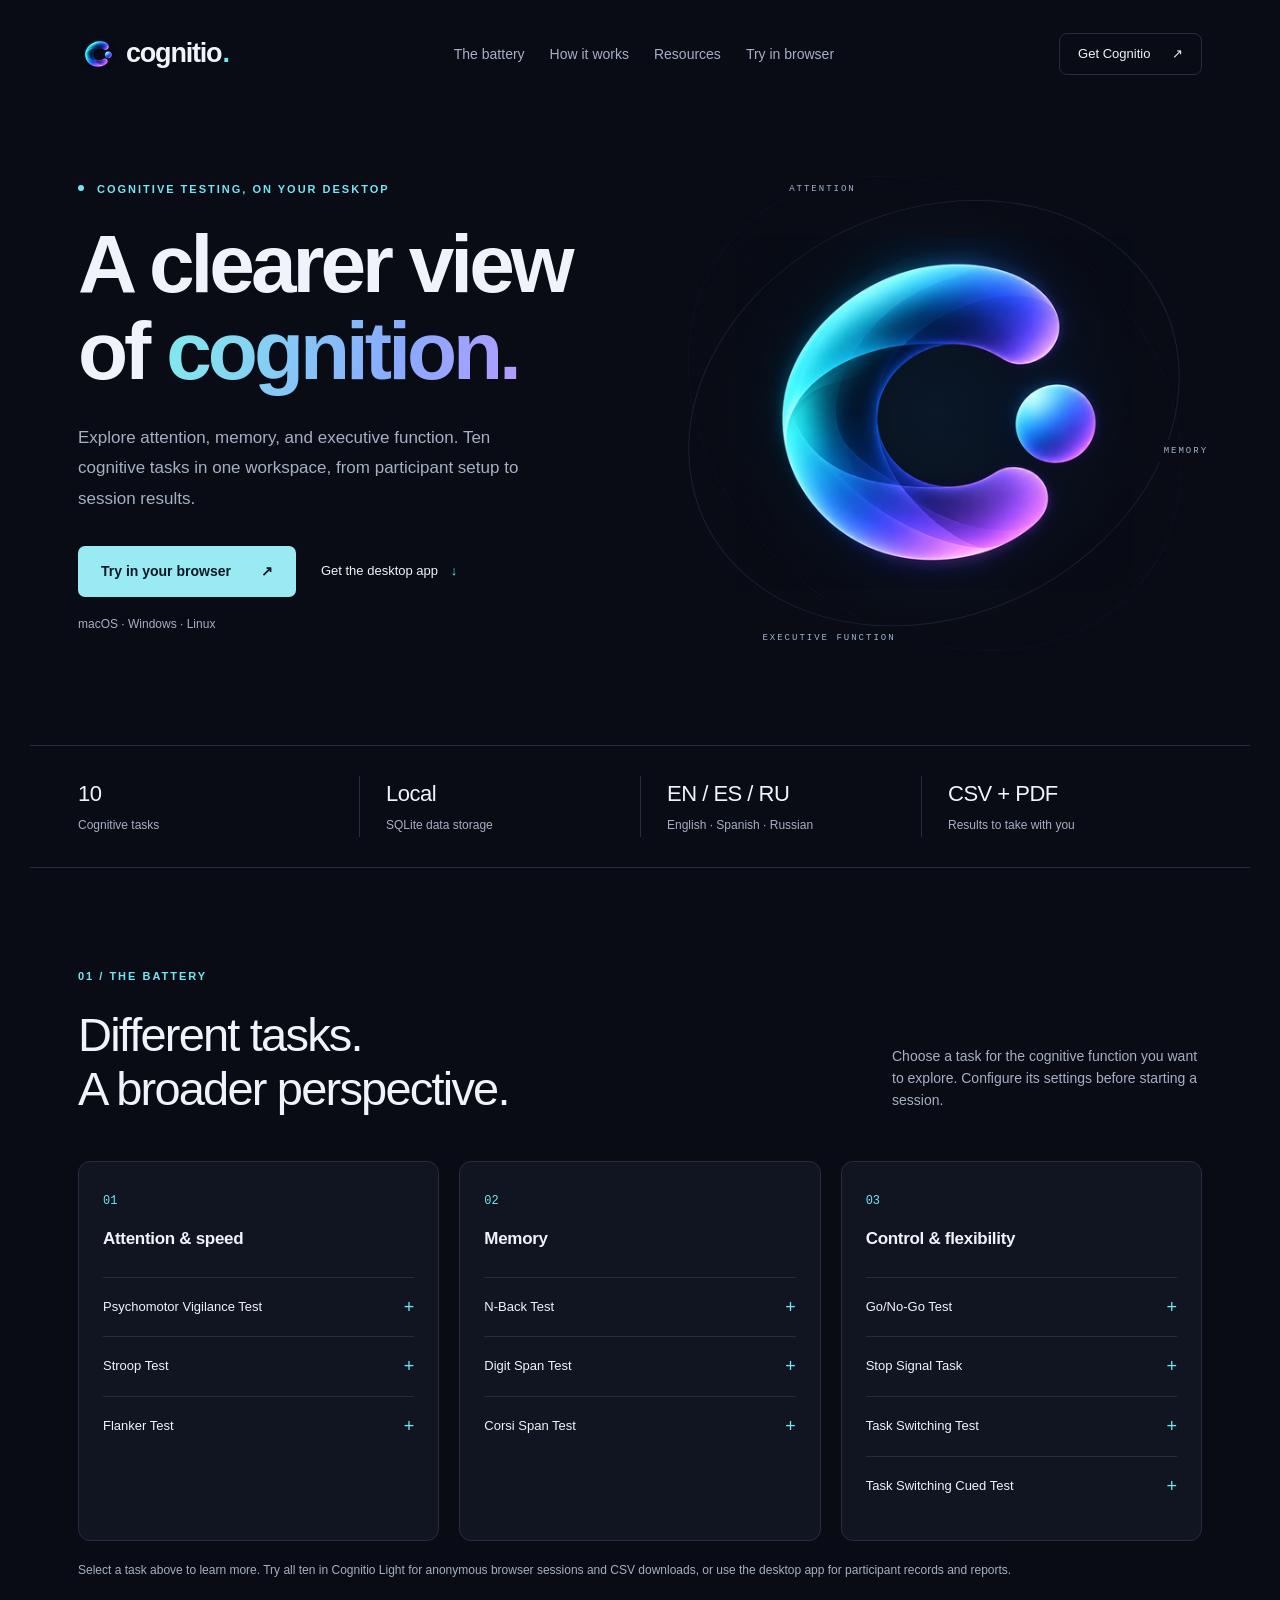
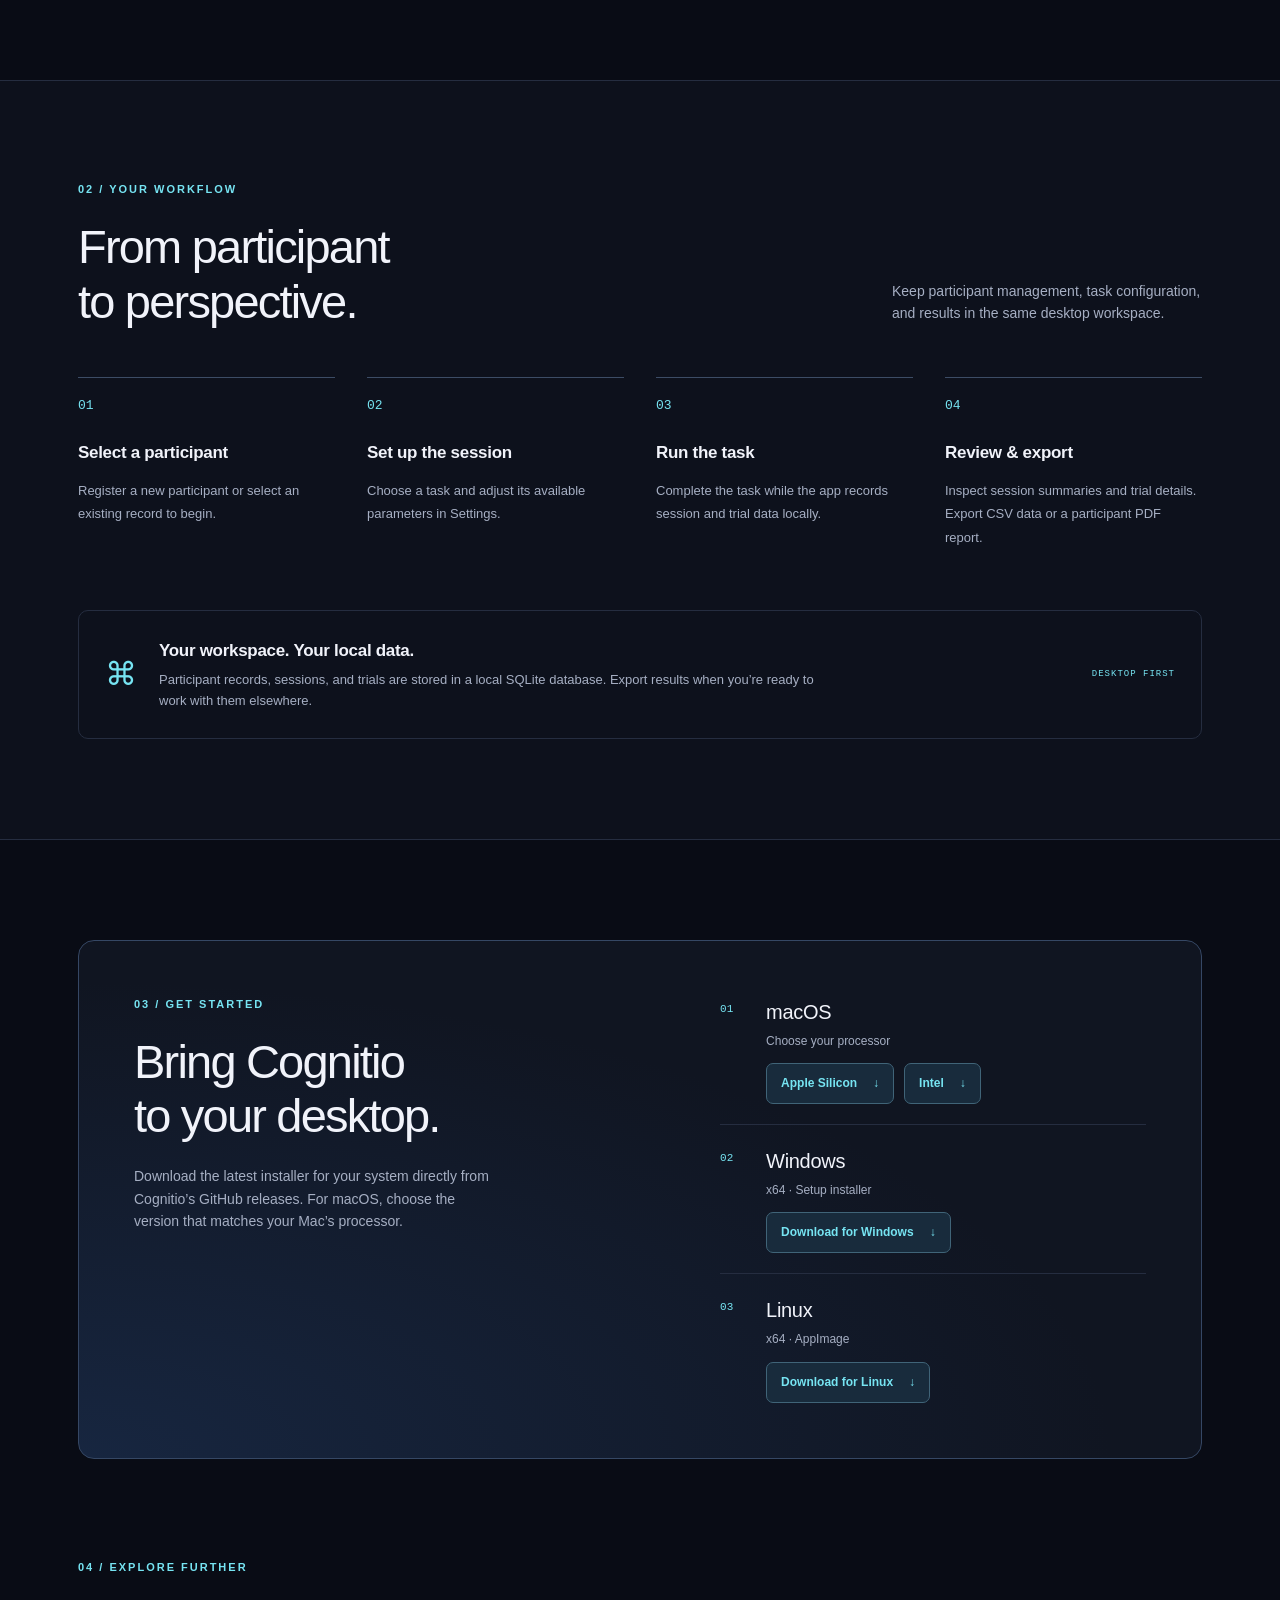
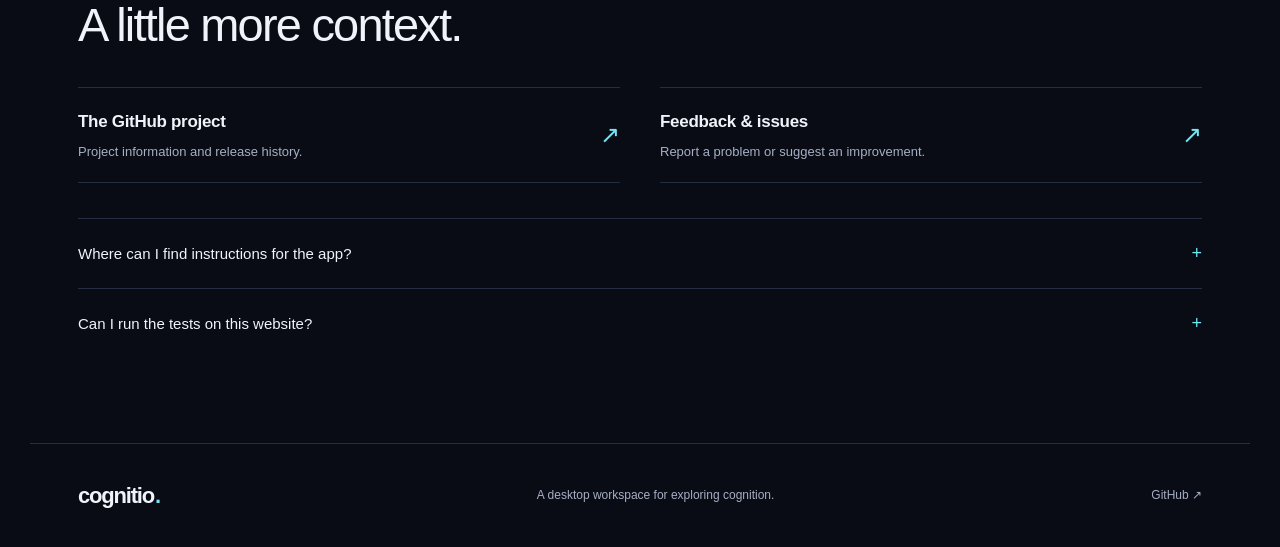
<file: index.html>
<!doctype html>
<!-- Public Cognitio overview; the desktop application runs separately. -->
<html lang="en">
  <head>
    <meta charset="UTF-8">
    <meta name="viewport" content="width=device-width, initial-scale=1">
    <meta name="theme-color" content="#090c15">
    <meta name="description" content="Cognitio is a desktop cognitive test battery with ten tasks, configurable sessions, local data storage, and CSV and PDF exports.">
    <meta property="og:title" content="Cognitio — Explore cognition">
    <meta property="og:description" content="Ten cognitive tasks. One desktop workspace. Explore attention, memory, and executive function with Cognitio.">
    <meta property="og:type" content="website">
    <meta property="og:image" content="https://kvongruenigen.github.io/cognitio/assets/opengraph.png">
    <meta name="twitter:card" content="summary_large_image">
    <link rel="icon" href="assets/favicon.ico">
    <link rel="apple-touch-icon" href="assets/apple-touch-icon.png">
    <link rel="stylesheet" href="styles.css">
    <title>Cognitio — Explore cognition</title>
  </head>
  <body>
    <a class="skip-link" href="#main">Skip to content</a>
    <header class="site-header wrap">
      <a class="brand" href="#" aria-label="Cognitio home"><img src="assets/cognitio-mark.png" width="40" height="40" alt="">cognitio<span class="brand-dot">.</span></a>
      <nav aria-label="Main navigation">
        <a href="#tests">The battery</a>
        <a href="#workflow">How it works</a>
        <a href="#resources">Resources</a>
        <a href="play/">Try in browser</a>
      </nav>
      <a class="header-cta" href="#download">Get Cognitio <span aria-hidden="true">↗</span></a>
    </header>

    <main id="main">
      <section class="hero wrap" aria-labelledby="hero-title">
        <div class="hero-copy">
          <p class="eyebrow"><span class="status-dot" aria-hidden="true"></span> Cognitive testing, on your desktop</p>
          <h1 id="hero-title">A clearer view<br>of <span>cognition.</span></h1>
          <p class="hero-description">Explore attention, memory, and executive function. Ten cognitive tasks in one workspace, from participant setup to session results.</p>
          <div class="actions"><a class="button primary" href="play/">Try in your browser <span aria-hidden="true">↗</span></a><a class="text-link" href="#download">Get the desktop app <span aria-hidden="true">↓</span></a></div>
          <p class="platform-note">macOS · Windows · Linux</p>
        </div>
        <div class="hero-art">
          <div class="orbit orbit-one"></div><div class="orbit orbit-two"></div>
          <img src="assets/cognitio-mark.png" width="512" height="512" alt="Cognitio's fluid cyan, blue, and violet C mark" fetchpriority="high">
          <span class="art-label label-top">ATTENTION</span><span class="art-label label-right">MEMORY</span><span class="art-label label-bottom">EXECUTIVE FUNCTION</span>
        </div>
      </section>

      <div class="facts wrap" aria-label="App highlights">
        <div><strong>10</strong><span>Cognitive tasks</span></div>
        <div><strong>Local</strong><span>SQLite data storage</span></div>
        <div><strong>EN / ES / RU</strong><span>English · Spanish · Russian</span></div>
        <div><strong>CSV + PDF</strong><span>Results to take with you</span></div>
      </div>

      <section class="section wrap" id="tests" aria-labelledby="tests-title">
        <div class="section-heading"><div><p class="eyebrow">01 / The battery</p><h2 id="tests-title">Different tasks.<br>A broader perspective.</h2></div><p>Choose a task for the cognitive function you want to explore. Configure its settings before starting a session.</p></div>
        <div class="task-groups">
          <article class="task-group"><div class="group-heading"><span class="group-number">01</span><h3>Attention &amp; speed</h3></div>
            <details><summary>Psychomotor Vigilance Test <span>PVT</span></summary><p>Explore sustained attention by responding as quickly as possible when a visual stimulus appears after an unpredictable delay. The task records reaction times, lapses, and false starts, showing how response speed and consistency vary during the session.</p></details>
            <details><summary>Stroop Test <span>STROOP</span></summary><p>Identify the ink color of a word while ignoring what the word says. Some trials match the word to its color; others create a conflict, such as the word GREEN displayed in red. Reaction time and accuracy capture how participants handle this interference.</p></details>
            <details><summary>Flanker Test <span>FLANKER</span></summary><p>Respond to the direction of the center arrow while ignoring the arrows on either side. The surrounding arrows can point in the same or opposite direction, creating different levels of distraction. The task records response speed and accuracy to explore selective attention and conflict resolution.</p></details>
          </article>
          <article class="task-group"><div class="group-heading"><span class="group-number">02</span><h3>Memory</h3></div>
            <details><summary>N-Back Test <span>N-BACK</span></summary><p>Follow a stream of letters and respond when the current letter matches the one shown a specified number of trials earlier. Keeping track requires continuously updating the information held in working memory. The task records correct matches, missed matches, false alarms, and reaction times.</p></details>
            <details><summary>Digit Span Test <span>DIGIT SPAN</span></summary><p>Watch a sequence of digits, then enter them in the same order from memory. Longer sequences increase the amount of information that must be retained and reproduced. The task records sequence length, the recalled digits, and accuracy to explore verbal memory span.</p></details>
            <details><summary>Corsi Span Test <span>CORSI</span></summary><p>Watch blocks light up in sequence, then click them in the same order. The sequence grows after correct responses, increasing the demand on visuospatial memory. The task records the shown and recalled sequences, span length, and errors.</p></details>
          </article>
          <article class="task-group"><div class="group-heading"><span class="group-number">03</span><h3>Control &amp; flexibility</h3></div>
            <details><summary>Go/No-Go Test <span>GO / NO-GO</span></summary><p>Respond when GO appears and withhold your response when NO-GO appears. Repeated go trials build a tendency to respond, making it harder to stop on a no-go trial. Reaction times and response errors capture attention and the ability to inhibit an automatic response.</p></details>
            <details><summary>Stop Signal Task <span>STOP SIGNAL</span></summary><p>Respond quickly to a directional arrow, but withhold your response if a stop signal appears shortly afterward. Because the signal arrives after the initial stimulus, participants may already be preparing to act. The task records stop-signal delays, reaction times, and response outcomes to explore response cancellation.</p></details>
            <details><summary>Task Switching Test <span>SWITCHING</span></summary><p>Classify a letter as a vowel or consonant, or a number as odd or even, depending on where the letter–number pair appears on screen. The task includes letter, number, and mixed blocks. Response speed and accuracy on repeat and switch trials help describe the effort involved in changing task rules.</p></details>
            <details><summary>Task Switching Cued Test <span>CUED</span></summary><p>Use the cue shown before each stimulus to decide whether to respond to its shape or its color. Participants alternate between identifying circles or rectangles and identifying orange or blue. The task records reaction times and accuracy on repeat and switch trials to explore how advance cues guide changes in attention.</p></details>
          </article>
        </div>
        <p class="section-note">Select a task above to learn more. <a href="play/">Try all ten in Cognitio Light</a> for anonymous browser sessions and CSV downloads, or use the desktop app for participant records and reports.</p>
      </section>

      <section class="workflow-section" id="workflow" aria-labelledby="workflow-title"><div class="wrap section">
        <div class="section-heading"><div><p class="eyebrow">02 / Your workflow</p><h2 id="workflow-title">From participant<br>to perspective.</h2></div><p>Keep participant management, task configuration, and results in the same desktop workspace.</p></div>
        <ol class="workflow">
          <li><span class="step">01</span><h3>Select a participant</h3><p>Register a new participant or select an existing record to begin.</p></li>
          <li><span class="step">02</span><h3>Set up the session</h3><p>Choose a task and adjust its available parameters in Settings.</p></li>
          <li><span class="step">03</span><h3>Run the task</h3><p>Complete the task while the app records session and trial data locally.</p></li>
          <li><span class="step">04</span><h3>Review &amp; export</h3><p>Inspect session summaries and trial details. Export CSV data or a participant PDF report.</p></li>
        </ol>
        <div class="data-note"><span class="data-symbol" aria-hidden="true">⌘</span><div><h3>Your workspace. Your local data.</h3><p>Participant records, sessions, and trials are stored in a local SQLite database. Export results when you’re ready to work with them elsewhere.</p></div><span class="data-tag">DESKTOP FIRST</span></div>
      </div></section>

      <section class="section wrap" id="download" aria-labelledby="download-title">
        <div class="download-panel">
          <div><p class="eyebrow">03 / Get started</p><h2 id="download-title">Bring Cognitio<br>to your desktop.</h2><p>Download the latest installer for your system directly from Cognitio’s GitHub releases. For macOS, choose the version that matches your Mac’s processor.</p></div>
          <div class="platforms" aria-label="Desktop downloads">
            <div class="platform-download"><span class="platform-number" aria-hidden="true">01</span><div class="platform-info"><h3>macOS</h3><p>Choose your processor</p><div class="download-actions"><a class="button download-button" href="https://github.com/kvongruenigen/cognitio/releases/latest/download/Cognitio-arm64.dmg" aria-label="Download Cognitio for macOS Apple Silicon">Apple Silicon <span aria-hidden="true">↓</span></a><a class="button download-button" href="https://github.com/kvongruenigen/cognitio/releases/latest/download/Cognitio-x64.dmg" aria-label="Download Cognitio for macOS Intel">Intel <span aria-hidden="true">↓</span></a></div></div></div>
            <div class="platform-download"><span class="platform-number" aria-hidden="true">02</span><div class="platform-info"><h3>Windows</h3><p>x64 · Setup installer</p><a class="button download-button" href="https://github.com/kvongruenigen/cognitio/releases/latest/download/Cognitio.Setup.exe">Download for Windows <span aria-hidden="true">↓</span></a></div></div>
            <div class="platform-download"><span class="platform-number" aria-hidden="true">03</span><div class="platform-info"><h3>Linux</h3><p>x64 · AppImage</p><a class="button download-button" href="https://github.com/kvongruenigen/cognitio/releases/latest/download/Cognitio.AppImage">Download for Linux <span aria-hidden="true">↓</span></a></div></div>
          </div>
        </div>
      </section>

      <section class="resources wrap" id="resources" aria-labelledby="resources-title">
        <div><p class="eyebrow">04 / Explore further</p><h2 id="resources-title">A little more context.</h2></div>
        <div class="resource-links"><a href="https://github.com/kvongruenigen/cognitio"><div><h3>The GitHub project</h3><p>Project information and release history.</p></div><span aria-hidden="true">↗</span></a><a href="https://github.com/kvongruenigen/cognitio/issues"><div><h3>Feedback &amp; issues</h3><p>Report a problem or suggest an improvement.</p></div><span aria-hidden="true">↗</span></a></div>
        <details class="faq"><summary>Where can I find instructions for the app?</summary><p>Open Help in the desktop app for the User Guide and Test Descriptions. Start by selecting a participant, then choose a task from the Tests screen.</p></details>
        <details class="faq"><summary>Can I run the tests on this website?</summary><p>Yes. <a href="play/">Open Cognitio Light</a> to run all ten tasks using touch controls or a keyboard. Review results immediately and download session trials as CSV. Sessions stay in the page’s memory and disappear when you reload or close it; no participant records are created. The desktop app adds saved participant records, session history, and PDF reports.</p></details>
      </section>
    </main>
    <footer class="footer wrap"><a class="brand" href="#">cognitio<span class="brand-dot">.</span></a><p>A desktop workspace for exploring cognition.</p><a href="https://github.com/kvongruenigen/cognitio">GitHub <span aria-hidden="true">↗</span></a></footer>
  </body>
</html>
</file>
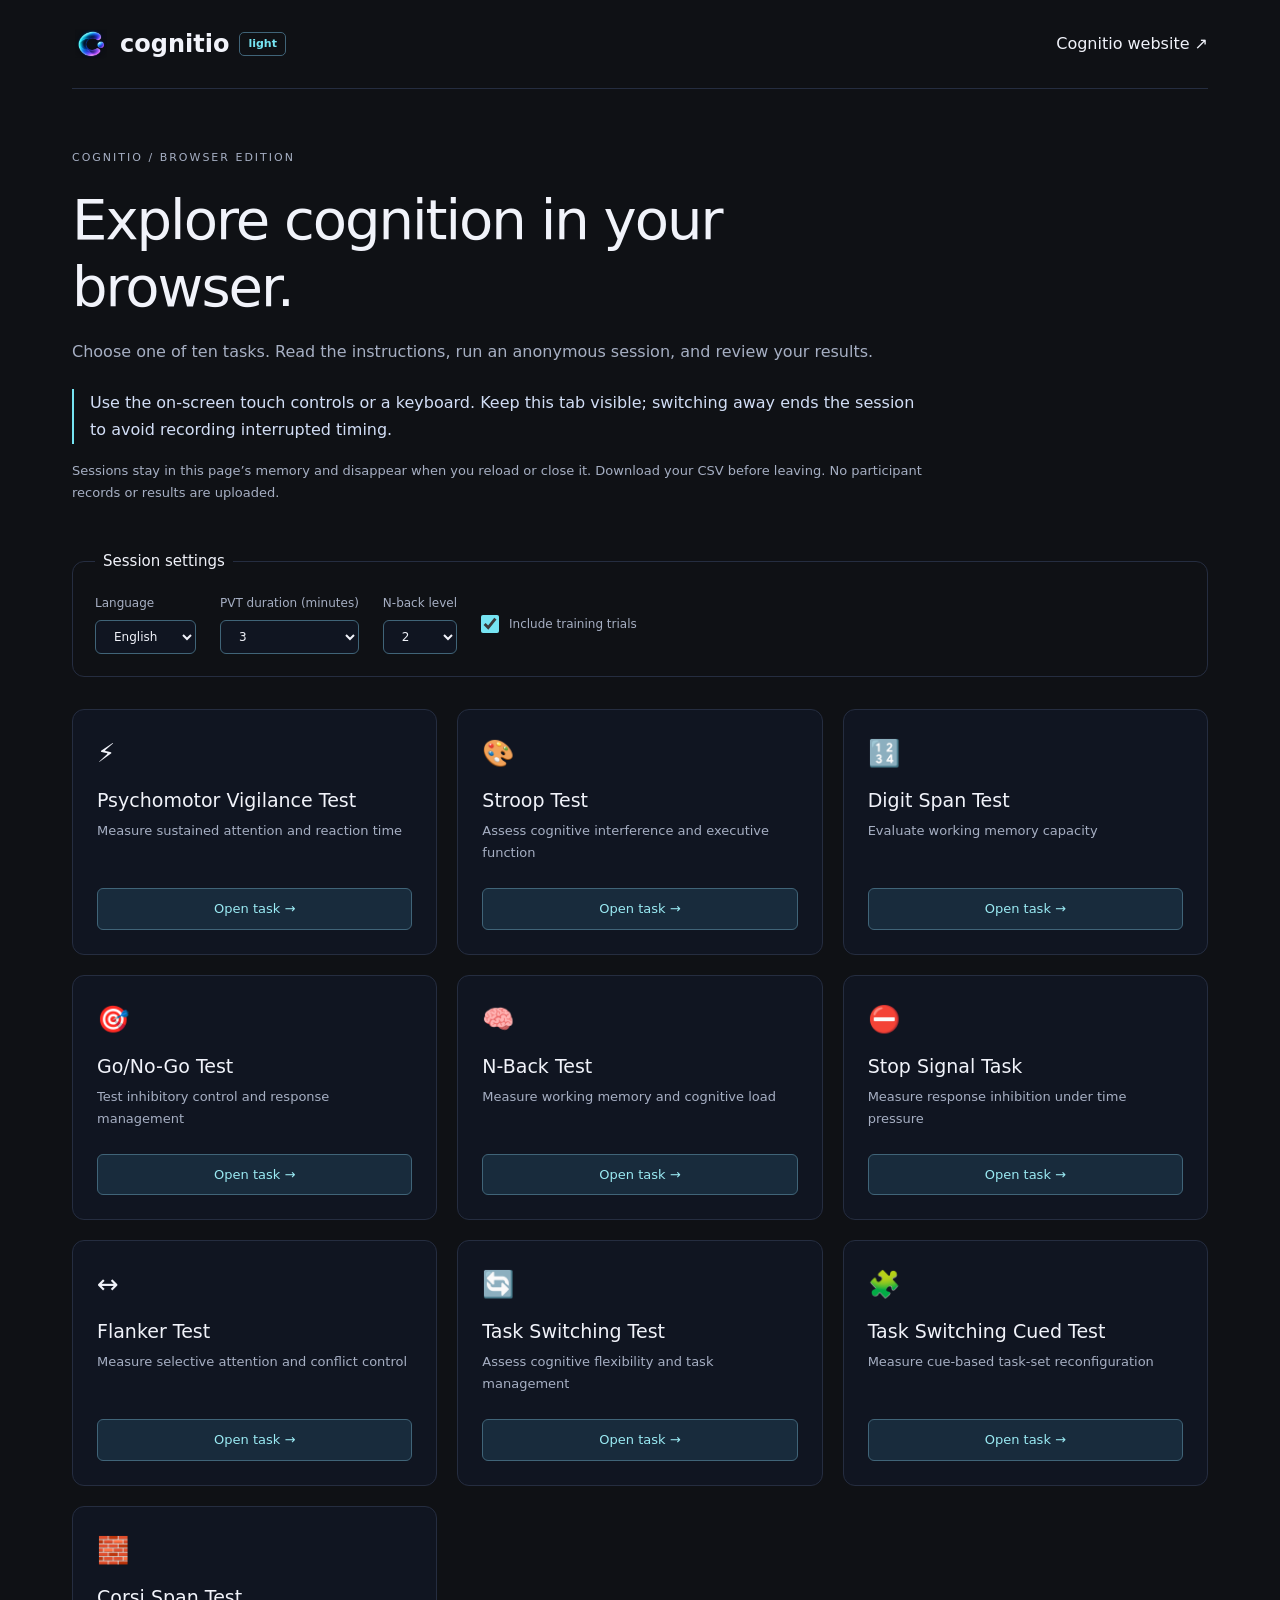
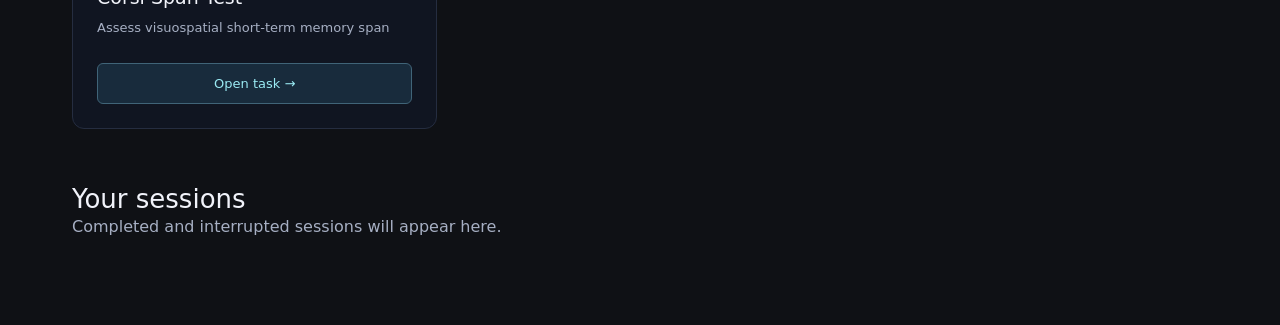
<file: play/index.html>
<!doctype html>
<!-- Build entry for Cognitio Light; published as play/index.html. -->
<html lang="en"><head><meta charset="UTF-8"><meta name="viewport" content="width=device-width, initial-scale=1"><meta name="theme-color" content="#090c15"><meta name="description" content="Try all ten Cognitio cognitive tasks in your browser. Anonymous sessions, immediate results, and CSV downloads."><title>Cognitio Light — Browser tasks</title><link rel="icon" href="../assets/favicon.ico">  <script type="module" crossorigin src="./assets/browser-DB9bozao.js"></script>
  <link rel="stylesheet" crossorigin href="./assets/browser-DZpiLF2s.css">
</head><body><div id="root"></div></body></html>
</file>
<file: styles.css>
/* Standalone GitHub Pages presentation, independent of the Electron renderer. */
:root { color-scheme: dark; --bg: #090c15; --panel: #101521; --text: #f1f3fa; --muted: #a6afc3; --line: #252d40; --cyan: #76e4f2; }
* { box-sizing: border-box; }
html { scroll-behavior: smooth; scroll-padding-top: 24px; }
body { margin: 0; background: var(--bg); color: var(--text); font-family: -apple-system, BlinkMacSystemFont, "Segoe UI", sans-serif; line-height: 1.6; }
a { color: inherit; text-decoration: none; }
button, a, summary { -webkit-tap-highlight-color: transparent; }
a:focus-visible, summary:focus-visible { outline: 2px solid var(--cyan); outline-offset: 6px; border-radius: 4px; }
a:hover { color: var(--cyan); }
img { max-width: 100%; height: auto; }
.wrap { max-width: 1220px; margin-inline: auto; padding-inline: 48px; }
.skip-link { position: absolute; top: -100px; left: 20px; z-index: 10; padding: 12px 20px; background: var(--text); color: var(--bg); }
.skip-link:focus { top: 12px; }
.site-header { min-height: 108px; display: flex; align-items: center; justify-content: space-between; gap: 28px; }
.brand { display: inline-flex; align-items: center; gap: 8px; font-size: 27px; font-weight: 700; letter-spacing: -1.2px; }
.brand-dot { color: var(--cyan); margin-left: -7px; }
.brand img { width: 40px; }
nav { display: flex; flex-wrap: wrap; gap: 16px 25px; font-size: 14px; color: var(--muted); }
.header-cta { padding: 10px 18px; border: 1px solid var(--line); border-radius: 8px; font-size: 13px; }
.header-cta span { margin-left: 18px; }
.hero { display: grid; grid-template-columns: 1.1fr 1fr; align-items: center; min-height: 580px; padding-top: 38px; padding-bottom: 64px; }
.eyebrow { font-size: 11px; font-weight: 600; text-transform: uppercase; letter-spacing: 2px; color: var(--cyan); margin: 0 0 22px; }
.status-dot { display: inline-block; height: 6px; width: 6px; border-radius: 50%; background: var(--cyan); margin-right: 8px; vertical-align: 2px; }
h1 { font-size: clamp(48px, 6.5vw, 82px); line-height: 1.06; letter-spacing: -4px; margin: 0 0 28px; font-weight: 600; }
h1 span { background: linear-gradient(105deg, #83e5ee 8%, #88abff 65%, #b39bff); color: transparent; background-clip: text; }
.hero-description { max-width: 450px; font-size: 17px; line-height: 1.8; color: var(--muted); margin: 0 0 32px; }
.actions { display: flex; gap: 25px; align-items: center; flex-wrap: wrap; }
.button { display: inline-flex; justify-content: center; align-items: center; gap: 30px; padding: 14px 23px; border-radius: 7px; font-size: 14px; font-weight: 600; }
.primary { background: #9aeaf3; color: #0a1725; transition: background .2s, transform .2s; }
.primary:hover { background: #c0f6fc; color: #0a1725; transform: translateY(-2px); }
.text-link { font-size: 13px; }
.text-link span { padding-left: 9px; color: var(--cyan); }
.platform-note { font-size: 12px; color: var(--muted); margin-top: 18px; }
.hero-art { position: relative; aspect-ratio: 1; display: grid; place-items: center; isolation: isolate; }
.hero-art::before { content: ""; position: absolute; inset: 10%; background: radial-gradient(ellipse, #16416050, transparent 70%); z-index: -1; }
.hero-art img { width: 88%; z-index: 1; }
.orbit { position: absolute; border: 1px solid #26355288; border-radius: 50%; width: 95%; height: 95%; transform: rotate(-25deg) scaleY(.8); }
.orbit-two { width: 100%; height: 100%; transform: rotate(40deg) scaleY(.8); border-style: dashed; opacity: .5; }
.art-label { position: absolute; font: 9px ui-monospace, SFMono-Regular, monospace; letter-spacing: 2px; color: #a1b2cd; padding: 6px 10px; background: var(--bg); z-index: 2; }
.label-top { top: 6%; left: 21%; }
.label-right { right: -3%; top: 55%; }
.label-bottom { bottom: 6%; left: 16%; }
.facts { display: grid; grid-template-columns: repeat(4, 1fr); padding-block: 30px; border-block: 1px solid var(--line); }
.facts div { padding-left: 26px; border-left: 1px solid var(--line); }
.facts div:first-child { border: 0; padding-left: 0; }
.facts strong { display: block; font-size: 22px; font-weight: 500; letter-spacing: -.5px; }
.facts span { font-size: 12px; color: var(--muted); }
.section { padding-top: 100px; padding-bottom: 100px; }
.section-heading { display: flex; justify-content: space-between; gap: 60px; align-items: flex-end; margin-bottom: 45px; }
h2 { font-size: clamp(32px, 4vw, 47px); font-weight: 500; line-height: 1.15; letter-spacing: -1.8px; margin: 0; }
.section-heading > p { max-width: 310px; color: var(--muted); font-size: 14px; margin: 0 0 4px; }
.task-groups { display: grid; grid-template-columns: repeat(3, 1fr); gap: 20px; }
.task-group { background: var(--panel); border: 1px solid var(--line); border-radius: 12px; padding: 24px; }
.group-number { font: 12px ui-monospace, SFMono-Regular, monospace; color: var(--cyan); }
h3 { font-size: 17px; font-weight: 600; margin: 0; letter-spacing: -.3px; }
.group-heading h3 { margin-top: 14px; margin-bottom: 24px; }
details { border-top: 1px solid var(--line); }
summary { cursor: pointer; list-style: none; padding: 15px 0; font-size: 13px; display: flex; align-items: center; justify-content: space-between; gap: 12px; }
summary::-webkit-details-marker { display: none; }
summary::after { content: "+"; color: var(--cyan); font-size: 18px; }
details[open] > summary::after { content: "−"; }
summary span { display: none; }
details p { color: var(--muted); font-size: 13px; margin: 0 0 16px; }
.section-note { font-size: 12px; color: var(--muted); margin: 20px 0 0; }
.workflow-section { background: #0d111c; border-block: 1px solid var(--line); }
.workflow { padding: 0; margin: 48px 0; list-style: none; display: grid; grid-template-columns: repeat(4, 1fr); gap: 32px; }
.step { display: block; font: 13px ui-monospace, SFMono-Regular, monospace; color: var(--cyan); border-top: 1px solid #3c4c65; padding-top: 20px; margin-bottom: 26px; }
.workflow p { font-size: 13px; color: var(--muted); line-height: 1.8; }
.data-note { display: flex; gap: 22px; align-items: center; border: 1px solid var(--line); border-radius: 10px; padding: 26px; }
.data-symbol { font-size: 32px; color: var(--cyan); }
.data-note p { max-width: 670px; font-size: 13px; color: var(--muted); margin: 6px 0 0; }
.data-tag { margin-left: auto; flex-shrink: 0; font: 9px ui-monospace, SFMono-Regular, monospace; color: var(--cyan); letter-spacing: 1px; }
.download-panel { border: 1px solid #354764; border-radius: 16px; padding: 55px; display: grid; grid-template-columns: 1.2fr 1fr; gap: 75px; background: radial-gradient(ellipse at 0% 100%, #172640 0%, #101521 65%); }
.download-panel p:not(.eyebrow) { color: var(--muted); font-size: 14px; max-width: 370px; margin: 22px 0 28px; }
.platforms { align-self: center; }
.platform-download { display: grid; grid-template-columns: 28px minmax(0, 1fr); column-gap: 18px; padding: 20px 0; border-bottom: 1px solid var(--line); }
.platform-download:first-child { padding-top: 0; }
.platform-download:last-child { border-bottom: 0; padding-bottom: 0; }
.platform-number { color: var(--cyan); font: 11px ui-monospace, SFMono-Regular, monospace; padding-top: 7px; }
.platform-info h3 { font-weight: 500; font-size: 20px; }
.download-panel .platform-info p { font-size: 12px; margin: 4px 0 12px; }
.download-actions { display: flex; flex-wrap: wrap; gap: 10px; }
.download-button { background: #182b3c; border: 1px solid #406478; color: var(--cyan); font-size: 12px; padding: 10px 14px; gap: 16px; }
.download-button:hover { background: #223e51; color: #c0f6fc; }
.resources { padding-bottom: 85px; }
.resource-links { display: grid; grid-template-columns: 1fr 1fr; gap: 40px; margin-top: 35px; margin-bottom: 35px; }
.resource-links a { padding-block: 20px; border-block: 1px solid var(--line); display: flex; justify-content: space-between; align-items: center; gap: 20px; }
.resource-links p { color: var(--muted); font-size: 13px; margin: 6px 0 0; }
.resource-links a > span { color: var(--cyan); font-size: 24px; }
.faq summary { font-size: 15px; padding-block: 20px; }
.faq p { max-width: 700px; }
.footer { display: flex; align-items: center; justify-content: space-between; gap: 25px; padding-block: 30px; border-top: 1px solid var(--line); }
.footer .brand { font-size: 22px; }
.footer p, .footer > a:last-child { color: var(--muted); font-size: 12px; }
@media (max-width: 1000px) { .wrap { padding-inline: 30px; } h1 { letter-spacing: -2.5px; } .task-group { padding: 19px; } .download-panel { padding: 35px; gap: 40px; } .hero { min-height: 520px; } .data-tag { display: none; } }
@media (max-width: 760px) { .wrap { padding-inline: 24px; } .site-header { min-height: 88px; flex-wrap: wrap; gap: 12px; padding-block: 18px; } nav { order: 3; width: 100%; gap: 25px; font-size: 12px; } .header-cta { font-size: 12px; padding: 8px 12px; } .header-cta span { margin-left: 8px; } .hero { grid-template-columns: 1fr; padding-top: 45px; padding-bottom: 35px; } h1 { font-size: clamp(48px, 10vw, 72px); } .hero-description { font-size: 16px; } .hero-art { max-width: 390px; width: 100%; margin: 25px auto 0; } .label-right { right: 0; } .facts { grid-template-columns: 1fr 1fr; row-gap: 28px; } .facts div:nth-child(3) { padding-left: 0; border-left: 0; } .facts strong { font-size: 20px; } .section { padding-block: 65px; } .section-heading { display: block; margin-bottom: 30px; } .section-heading > p { max-width: 100%; margin-top: 20px; } .task-groups { grid-template-columns: 1fr; } .task-group { padding: 24px; } .group-heading { display: flex; align-items: center; gap: 16px; margin-bottom: 18px; } .group-heading h3 { margin: 0; } summary span { display: inline; margin-left: auto; color: var(--muted); font: 9px ui-monospace, SFMono-Regular, monospace; } .workflow { grid-template-columns: 1fr 1fr; gap: 26px; } .data-note { padding: 20px; align-items: flex-start; } .data-symbol { display: none; } .download-panel { grid-template-columns: 1fr; padding: 28px; gap: 25px; } .resource-links { grid-template-columns: 1fr; gap: 15px; } .resources { padding-bottom: 55px; } .footer { flex-wrap: wrap; } .footer p { order: 3; width: 100%; margin: 0; } }
@media (max-width: 400px) { .wrap { padding-inline: 18px; } .brand { font-size: 23px; } .brand img { width: 33px; } nav { gap: 20px; } .workflow { grid-template-columns: 1fr; } summary span { display: none; } .actions { gap: 20px; } }
@media (prefers-reduced-motion: reduce) { html { scroll-behavior: auto; } .primary { transition: none; } .primary:hover { transform: none; } }
</file>
<file: play/assets/browser-DZpiLF2s.css>
@charset "UTF-8";:root,[data-bs-theme=light]{--bs-blue:#0d6efd;--bs-indigo:#6610f2;--bs-purple:#6f42c1;--bs-pink:#d63384;--bs-red:#dc3545;--bs-orange:#fd7e14;--bs-yellow:#ffc107;--bs-green:#198754;--bs-teal:#20c997;--bs-cyan:#0dcaf0;--bs-black:#000;--bs-white:#fff;--bs-gray:#6c757d;--bs-gray-dark:#343a40;--bs-gray-100:#f8f9fa;--bs-gray-200:#e9ecef;--bs-gray-300:#dee2e6;--bs-gray-400:#ced4da;--bs-gray-500:#adb5bd;--bs-gray-600:#6c757d;--bs-gray-700:#495057;--bs-gray-800:#343a40;--bs-gray-900:#212529;--bs-primary:#0d6efd;--bs-secondary:#6c757d;--bs-success:#198754;--bs-info:#0dcaf0;--bs-warning:#ffc107;--bs-danger:#dc3545;--bs-light:#f8f9fa;--bs-dark:#212529;--bs-primary-rgb:13,110,253;--bs-secondary-rgb:108,117,125;--bs-success-rgb:25,135,84;--bs-info-rgb:13,202,240;--bs-warning-rgb:255,193,7;--bs-danger-rgb:220,53,69;--bs-light-rgb:248,249,250;--bs-dark-rgb:33,37,41;--bs-primary-text-emphasis:#052c65;--bs-secondary-text-emphasis:#2b2f32;--bs-success-text-emphasis:#0a3622;--bs-info-text-emphasis:#055160;--bs-warning-text-emphasis:#664d03;--bs-danger-text-emphasis:#58151c;--bs-light-text-emphasis:#495057;--bs-dark-text-emphasis:#495057;--bs-primary-bg-subtle:#cfe2ff;--bs-secondary-bg-subtle:#e2e3e5;--bs-success-bg-subtle:#d1e7dd;--bs-info-bg-subtle:#cff4fc;--bs-warning-bg-subtle:#fff3cd;--bs-danger-bg-subtle:#f8d7da;--bs-light-bg-subtle:#fcfcfd;--bs-dark-bg-subtle:#ced4da;--bs-primary-border-subtle:#9ec5fe;--bs-secondary-border-subtle:#c4c8cb;--bs-success-border-subtle:#a3cfbb;--bs-info-border-subtle:#9eeaf9;--bs-warning-border-subtle:#ffe69c;--bs-danger-border-subtle:#f1aeb5;--bs-light-border-subtle:#e9ecef;--bs-dark-border-subtle:#adb5bd;--bs-white-rgb:255,255,255;--bs-black-rgb:0,0,0;--bs-font-sans-serif:system-ui,-apple-system,"Segoe UI",Roboto,"Helvetica Neue","Noto Sans","Liberation Sans",Arial,sans-serif,"Apple Color Emoji","Segoe UI Emoji","Segoe UI Symbol","Noto Color Emoji";--bs-font-monospace:SFMono-Regular,Menlo,Monaco,Consolas,"Liberation Mono","Courier New",monospace;--bs-gradient:linear-gradient(180deg, rgba(255, 255, 255, .15), rgba(255, 255, 255, 0));--bs-body-font-family:var(--bs-font-sans-serif);--bs-body-font-size:1rem;--bs-body-font-weight:400;--bs-body-line-height:1.5;--bs-body-color:#212529;--bs-body-color-rgb:33,37,41;--bs-body-bg:#fff;--bs-body-bg-rgb:255,255,255;--bs-emphasis-color:#000;--bs-emphasis-color-rgb:0,0,0;--bs-secondary-color:rgba(33, 37, 41, .75);--bs-secondary-color-rgb:33,37,41;--bs-secondary-bg:#e9ecef;--bs-secondary-bg-rgb:233,236,239;--bs-tertiary-color:rgba(33, 37, 41, .5);--bs-tertiary-color-rgb:33,37,41;--bs-tertiary-bg:#f8f9fa;--bs-tertiary-bg-rgb:248,249,250;--bs-heading-color:inherit;--bs-link-color:#0d6efd;--bs-link-color-rgb:13,110,253;--bs-link-decoration:underline;--bs-link-hover-color:#0a58ca;--bs-link-hover-color-rgb:10,88,202;--bs-code-color:#d63384;--bs-highlight-color:#212529;--bs-highlight-bg:#fff3cd;--bs-border-width:1px;--bs-border-style:solid;--bs-border-color:#dee2e6;--bs-border-color-translucent:rgba(0, 0, 0, .175);--bs-border-radius:.375rem;--bs-border-radius-sm:.25rem;--bs-border-radius-lg:.5rem;--bs-border-radius-xl:1rem;--bs-border-radius-xxl:2rem;--bs-border-radius-2xl:var(--bs-border-radius-xxl);--bs-border-radius-pill:50rem;--bs-box-shadow:0 .5rem 1rem rgba(0, 0, 0, .15);--bs-box-shadow-sm:0 .125rem .25rem rgba(0, 0, 0, .075);--bs-box-shadow-lg:0 1rem 3rem rgba(0, 0, 0, .175);--bs-box-shadow-inset:inset 0 1px 2px rgba(0, 0, 0, .075);--bs-focus-ring-width:.25rem;--bs-focus-ring-opacity:.25;--bs-focus-ring-color:rgba(13, 110, 253, .25);--bs-form-valid-color:#198754;--bs-form-valid-border-color:#198754;--bs-form-invalid-color:#dc3545;--bs-form-invalid-border-color:#dc3545}[data-bs-theme=dark]{color-scheme:dark;--bs-body-color:#dee2e6;--bs-body-color-rgb:222,226,230;--bs-body-bg:#212529;--bs-body-bg-rgb:33,37,41;--bs-emphasis-color:#fff;--bs-emphasis-color-rgb:255,255,255;--bs-secondary-color:rgba(222, 226, 230, .75);--bs-secondary-color-rgb:222,226,230;--bs-secondary-bg:#343a40;--bs-secondary-bg-rgb:52,58,64;--bs-tertiary-color:rgba(222, 226, 230, .5);--bs-tertiary-color-rgb:222,226,230;--bs-tertiary-bg:#2b3035;--bs-tertiary-bg-rgb:43,48,53;--bs-primary-text-emphasis:#6ea8fe;--bs-secondary-text-emphasis:#a7acb1;--bs-success-text-emphasis:#75b798;--bs-info-text-emphasis:#6edff6;--bs-warning-text-emphasis:#ffda6a;--bs-danger-text-emphasis:#ea868f;--bs-light-text-emphasis:#f8f9fa;--bs-dark-text-emphasis:#dee2e6;--bs-primary-bg-subtle:#031633;--bs-secondary-bg-subtle:#161719;--bs-success-bg-subtle:#051b11;--bs-info-bg-subtle:#032830;--bs-warning-bg-subtle:#332701;--bs-danger-bg-subtle:#2c0b0e;--bs-light-bg-subtle:#343a40;--bs-dark-bg-subtle:#1a1d20;--bs-primary-border-subtle:#084298;--bs-secondary-border-subtle:#41464b;--bs-success-border-subtle:#0f5132;--bs-info-border-subtle:#087990;--bs-warning-border-subtle:#997404;--bs-danger-border-subtle:#842029;--bs-light-border-subtle:#495057;--bs-dark-border-subtle:#343a40;--bs-heading-color:inherit;--bs-link-color:#6ea8fe;--bs-link-hover-color:#8bb9fe;--bs-link-color-rgb:110,168,254;--bs-link-hover-color-rgb:139,185,254;--bs-code-color:#e685b5;--bs-highlight-color:#dee2e6;--bs-highlight-bg:#664d03;--bs-border-color:#495057;--bs-border-color-translucent:rgba(255, 255, 255, .15);--bs-form-valid-color:#75b798;--bs-form-valid-border-color:#75b798;--bs-form-invalid-color:#ea868f;--bs-form-invalid-border-color:#ea868f}*,:after,:before{box-sizing:border-box}@media(prefers-reduced-motion:no-preference){:root{scroll-behavior:smooth}}body{margin:0;font-family:var(--bs-body-font-family);font-size:var(--bs-body-font-size);font-weight:var(--bs-body-font-weight);line-height:var(--bs-body-line-height);color:var(--bs-body-color);text-align:var(--bs-body-text-align);background-color:var(--bs-body-bg);-webkit-text-size-adjust:100%;-webkit-tap-highlight-color:transparent}hr{margin:1rem 0;color:inherit;border:0;border-top:var(--bs-border-width) solid;opacity:.25}.h1,.h2,.h3,.h4,.h5,.h6,h1,h2,h3,h4,h5,h6{margin-top:0;margin-bottom:.5rem;font-weight:500;line-height:1.2;color:var(--bs-heading-color)}.h1,h1{font-size:calc(1.375rem + 1.5vw)}@media(min-width:1200px){.h1,h1{font-size:2.5rem}}.h2,h2{font-size:calc(1.325rem + .9vw)}@media(min-width:1200px){.h2,h2{font-size:2rem}}.h3,h3{font-size:calc(1.3rem + .6vw)}@media(min-width:1200px){.h3,h3{font-size:1.75rem}}.h4,h4{font-size:calc(1.275rem + .3vw)}@media(min-width:1200px){.h4,h4{font-size:1.5rem}}.h5,h5{font-size:1.25rem}.h6,h6{font-size:1rem}p{margin-top:0;margin-bottom:1rem}abbr[title]{-webkit-text-decoration:underline dotted;text-decoration:underline dotted;cursor:help;-webkit-text-decoration-skip-ink:none;text-decoration-skip-ink:none}address{margin-bottom:1rem;font-style:normal;line-height:inherit}ol,ul{padding-left:2rem}dl,ol,ul{margin-top:0;margin-bottom:1rem}ol ol,ol ul,ul ol,ul ul{margin-bottom:0}dt{font-weight:700}dd{margin-bottom:.5rem;margin-left:0}blockquote{margin:0 0 1rem}b,strong{font-weight:bolder}.small,small{font-size:.875em}.mark,mark{padding:.1875em;color:var(--bs-highlight-color);background-color:var(--bs-highlight-bg)}sub,sup{position:relative;font-size:.75em;line-height:0;vertical-align:baseline}sub{bottom:-.25em}sup{top:-.5em}a{color:rgba(var(--bs-link-color-rgb),var(--bs-link-opacity,1));text-decoration:underline}a:hover{--bs-link-color-rgb:var(--bs-link-hover-color-rgb)}a:not([href]):not([class]),a:not([href]):not([class]):hover{color:inherit;text-decoration:none}code,kbd,pre,samp{font-family:var(--bs-font-monospace);font-size:1em}pre{display:block;margin-top:0;margin-bottom:1rem;overflow:auto;font-size:.875em}pre code{font-size:inherit;color:inherit;word-break:normal}code{font-size:.875em;color:var(--bs-code-color);word-wrap:break-word}a>code{color:inherit}kbd{padding:.1875rem .375rem;font-size:.875em;color:var(--bs-body-bg);background-color:var(--bs-body-color);border-radius:.25rem}kbd kbd{padding:0;font-size:1em}figure{margin:0 0 1rem}img,svg{vertical-align:middle}table{caption-side:bottom;border-collapse:collapse}caption{padding-top:.5rem;padding-bottom:.5rem;color:var(--bs-secondary-color);text-align:left}th{text-align:inherit;text-align:-webkit-match-parent}tbody,td,tfoot,th,thead,tr{border-color:inherit;border-style:solid;border-width:0}label{display:inline-block}button{border-radius:0}button:focus:not(:focus-visible){outline:0}button,input,optgroup,select,textarea{margin:0;font-family:inherit;font-size:inherit;line-height:inherit}button,select{text-transform:none}[role=button]{cursor:pointer}select{word-wrap:normal}select:disabled{opacity:1}[list]:not([type=date]):not([type=datetime-local]):not([type=month]):not([type=week]):not([type=time])::-webkit-calendar-picker-indicator{display:none!important}[type=button],[type=reset],[type=submit],button{-webkit-appearance:button}[type=button]:not(:disabled),[type=reset]:not(:disabled),[type=submit]:not(:disabled),button:not(:disabled){cursor:pointer}::-moz-focus-inner{padding:0;border-style:none}textarea{resize:vertical}fieldset{min-width:0;padding:0;margin:0;border:0}legend{float:left;width:100%;padding:0;margin-bottom:.5rem;line-height:inherit;font-size:calc(1.275rem + .3vw)}@media(min-width:1200px){legend{font-size:1.5rem}}legend+*{clear:left}::-webkit-datetime-edit-day-field,::-webkit-datetime-edit-fields-wrapper,::-webkit-datetime-edit-hour-field,::-webkit-datetime-edit-minute,::-webkit-datetime-edit-month-field,::-webkit-datetime-edit-text,::-webkit-datetime-edit-year-field{padding:0}::-webkit-inner-spin-button{height:auto}[type=search]{-webkit-appearance:textfield;outline-offset:-2px}[type=search]::-webkit-search-cancel-button{cursor:pointer;filter:grayscale(1)}::-webkit-search-decoration{-webkit-appearance:none}::-webkit-color-swatch-wrapper{padding:0}::-webkit-file-upload-button{font:inherit;-webkit-appearance:button}::file-selector-button{font:inherit;-webkit-appearance:button}output{display:inline-block}iframe{border:0}summary{display:list-item;cursor:pointer}progress{vertical-align:baseline}[hidden]{display:none!important}.lead{font-size:1.25rem;font-weight:300}.display-1{font-weight:300;line-height:1.2;font-size:calc(1.625rem + 4.5vw)}@media(min-width:1200px){.display-1{font-size:5rem}}.display-2{font-weight:300;line-height:1.2;font-size:calc(1.575rem + 3.9vw)}@media(min-width:1200px){.display-2{font-size:4.5rem}}.display-3{font-weight:300;line-height:1.2;font-size:calc(1.525rem + 3.3vw)}@media(min-width:1200px){.display-3{font-size:4rem}}.display-4{font-weight:300;line-height:1.2;font-size:calc(1.475rem + 2.7vw)}@media(min-width:1200px){.display-4{font-size:3.5rem}}.display-5{font-weight:300;line-height:1.2;font-size:calc(1.425rem + 2.1vw)}@media(min-width:1200px){.display-5{font-size:3rem}}.display-6{font-weight:300;line-height:1.2;font-size:calc(1.375rem + 1.5vw)}@media(min-width:1200px){.display-6{font-size:2.5rem}}.list-unstyled,.list-inline{padding-left:0;list-style:none}.list-inline-item{display:inline-block}.list-inline-item:not(:last-child){margin-right:.5rem}.initialism{font-size:.875em;text-transform:uppercase}.blockquote{margin-bottom:1rem;font-size:1.25rem}.blockquote>:last-child{margin-bottom:0}.blockquote-footer{margin-top:-1rem;margin-bottom:1rem;font-size:.875em;color:#6c757d}.blockquote-footer:before{content:"— "}.img-fluid{max-width:100%;height:auto}.img-thumbnail{padding:.25rem;background-color:var(--bs-body-bg);border:var(--bs-border-width) solid var(--bs-border-color);border-radius:var(--bs-border-radius);max-width:100%;height:auto}.figure{display:inline-block}.figure-img{margin-bottom:.5rem;line-height:1}.figure-caption{font-size:.875em;color:var(--bs-secondary-color)}.container,.container-fluid,.container-lg,.container-md,.container-sm,.container-xl,.container-xxl{--bs-gutter-x:1.5rem;--bs-gutter-y:0;width:100%;padding-right:calc(var(--bs-gutter-x) * .5);padding-left:calc(var(--bs-gutter-x) * .5);margin-right:auto;margin-left:auto}@media(min-width:576px){.container,.container-sm{max-width:540px}}@media(min-width:768px){.container,.container-md,.container-sm{max-width:720px}}@media(min-width:992px){.container,.container-lg,.container-md,.container-sm{max-width:960px}}@media(min-width:1200px){.container,.container-lg,.container-md,.container-sm,.container-xl{max-width:1140px}}@media(min-width:1400px){.container,.container-lg,.container-md,.container-sm,.container-xl,.container-xxl{max-width:1320px}}:root{--bs-breakpoint-xs:0;--bs-breakpoint-sm:576px;--bs-breakpoint-md:768px;--bs-breakpoint-lg:992px;--bs-breakpoint-xl:1200px;--bs-breakpoint-xxl:1400px}.row{--bs-gutter-x:1.5rem;--bs-gutter-y:0;display:flex;flex-wrap:wrap;margin-top:calc(-1 * var(--bs-gutter-y));margin-right:calc(-.5 * var(--bs-gutter-x));margin-left:calc(-.5 * var(--bs-gutter-x))}.row>*{flex-shrink:0;width:100%;max-width:100%;padding-right:calc(var(--bs-gutter-x) * .5);padding-left:calc(var(--bs-gutter-x) * .5);margin-top:var(--bs-gutter-y)}.col{flex:1 0 0}.row-cols-auto>*{flex:0 0 auto;width:auto}.row-cols-1>*{flex:0 0 auto;width:100%}.row-cols-2>*{flex:0 0 auto;width:50%}.row-cols-3>*{flex:0 0 auto;width:33.33333333%}.row-cols-4>*{flex:0 0 auto;width:25%}.row-cols-5>*{flex:0 0 auto;width:20%}.row-cols-6>*{flex:0 0 auto;width:16.66666667%}.col-auto{flex:0 0 auto;width:auto}.col-1{flex:0 0 auto;width:8.33333333%}.col-2{flex:0 0 auto;width:16.66666667%}.col-3{flex:0 0 auto;width:25%}.col-4{flex:0 0 auto;width:33.33333333%}.col-5{flex:0 0 auto;width:41.66666667%}.col-6{flex:0 0 auto;width:50%}.col-7{flex:0 0 auto;width:58.33333333%}.col-8{flex:0 0 auto;width:66.66666667%}.col-9{flex:0 0 auto;width:75%}.col-10{flex:0 0 auto;width:83.33333333%}.col-11{flex:0 0 auto;width:91.66666667%}.col-12{flex:0 0 auto;width:100%}.offset-1{margin-left:8.33333333%}.offset-2{margin-left:16.66666667%}.offset-3{margin-left:25%}.offset-4{margin-left:33.33333333%}.offset-5{margin-left:41.66666667%}.offset-6{margin-left:50%}.offset-7{margin-left:58.33333333%}.offset-8{margin-left:66.66666667%}.offset-9{margin-left:75%}.offset-10{margin-left:83.33333333%}.offset-11{margin-left:91.66666667%}.g-0,.gx-0{--bs-gutter-x:0}.g-0,.gy-0{--bs-gutter-y:0}.g-1,.gx-1{--bs-gutter-x:.25rem}.g-1,.gy-1{--bs-gutter-y:.25rem}.g-2,.gx-2{--bs-gutter-x:.5rem}.g-2,.gy-2{--bs-gutter-y:.5rem}.g-3,.gx-3{--bs-gutter-x:1rem}.g-3,.gy-3{--bs-gutter-y:1rem}.g-4,.gx-4{--bs-gutter-x:1.5rem}.g-4,.gy-4{--bs-gutter-y:1.5rem}.g-5,.gx-5{--bs-gutter-x:3rem}.g-5,.gy-5{--bs-gutter-y:3rem}@media(min-width:576px){.col-sm{flex:1 0 0}.row-cols-sm-auto>*{flex:0 0 auto;width:auto}.row-cols-sm-1>*{flex:0 0 auto;width:100%}.row-cols-sm-2>*{flex:0 0 auto;width:50%}.row-cols-sm-3>*{flex:0 0 auto;width:33.33333333%}.row-cols-sm-4>*{flex:0 0 auto;width:25%}.row-cols-sm-5>*{flex:0 0 auto;width:20%}.row-cols-sm-6>*{flex:0 0 auto;width:16.66666667%}.col-sm-auto{flex:0 0 auto;width:auto}.col-sm-1{flex:0 0 auto;width:8.33333333%}.col-sm-2{flex:0 0 auto;width:16.66666667%}.col-sm-3{flex:0 0 auto;width:25%}.col-sm-4{flex:0 0 auto;width:33.33333333%}.col-sm-5{flex:0 0 auto;width:41.66666667%}.col-sm-6{flex:0 0 auto;width:50%}.col-sm-7{flex:0 0 auto;width:58.33333333%}.col-sm-8{flex:0 0 auto;width:66.66666667%}.col-sm-9{flex:0 0 auto;width:75%}.col-sm-10{flex:0 0 auto;width:83.33333333%}.col-sm-11{flex:0 0 auto;width:91.66666667%}.col-sm-12{flex:0 0 auto;width:100%}.offset-sm-0{margin-left:0}.offset-sm-1{margin-left:8.33333333%}.offset-sm-2{margin-left:16.66666667%}.offset-sm-3{margin-left:25%}.offset-sm-4{margin-left:33.33333333%}.offset-sm-5{margin-left:41.66666667%}.offset-sm-6{margin-left:50%}.offset-sm-7{margin-left:58.33333333%}.offset-sm-8{margin-left:66.66666667%}.offset-sm-9{margin-left:75%}.offset-sm-10{margin-left:83.33333333%}.offset-sm-11{margin-left:91.66666667%}.g-sm-0,.gx-sm-0{--bs-gutter-x:0}.g-sm-0,.gy-sm-0{--bs-gutter-y:0}.g-sm-1,.gx-sm-1{--bs-gutter-x:.25rem}.g-sm-1,.gy-sm-1{--bs-gutter-y:.25rem}.g-sm-2,.gx-sm-2{--bs-gutter-x:.5rem}.g-sm-2,.gy-sm-2{--bs-gutter-y:.5rem}.g-sm-3,.gx-sm-3{--bs-gutter-x:1rem}.g-sm-3,.gy-sm-3{--bs-gutter-y:1rem}.g-sm-4,.gx-sm-4{--bs-gutter-x:1.5rem}.g-sm-4,.gy-sm-4{--bs-gutter-y:1.5rem}.g-sm-5,.gx-sm-5{--bs-gutter-x:3rem}.g-sm-5,.gy-sm-5{--bs-gutter-y:3rem}}@media(min-width:768px){.col-md{flex:1 0 0}.row-cols-md-auto>*{flex:0 0 auto;width:auto}.row-cols-md-1>*{flex:0 0 auto;width:100%}.row-cols-md-2>*{flex:0 0 auto;width:50%}.row-cols-md-3>*{flex:0 0 auto;width:33.33333333%}.row-cols-md-4>*{flex:0 0 auto;width:25%}.row-cols-md-5>*{flex:0 0 auto;width:20%}.row-cols-md-6>*{flex:0 0 auto;width:16.66666667%}.col-md-auto{flex:0 0 auto;width:auto}.col-md-1{flex:0 0 auto;width:8.33333333%}.col-md-2{flex:0 0 auto;width:16.66666667%}.col-md-3{flex:0 0 auto;width:25%}.col-md-4{flex:0 0 auto;width:33.33333333%}.col-md-5{flex:0 0 auto;width:41.66666667%}.col-md-6{flex:0 0 auto;width:50%}.col-md-7{flex:0 0 auto;width:58.33333333%}.col-md-8{flex:0 0 auto;width:66.66666667%}.col-md-9{flex:0 0 auto;width:75%}.col-md-10{flex:0 0 auto;width:83.33333333%}.col-md-11{flex:0 0 auto;width:91.66666667%}.col-md-12{flex:0 0 auto;width:100%}.offset-md-0{margin-left:0}.offset-md-1{margin-left:8.33333333%}.offset-md-2{margin-left:16.66666667%}.offset-md-3{margin-left:25%}.offset-md-4{margin-left:33.33333333%}.offset-md-5{margin-left:41.66666667%}.offset-md-6{margin-left:50%}.offset-md-7{margin-left:58.33333333%}.offset-md-8{margin-left:66.66666667%}.offset-md-9{margin-left:75%}.offset-md-10{margin-left:83.33333333%}.offset-md-11{margin-left:91.66666667%}.g-md-0,.gx-md-0{--bs-gutter-x:0}.g-md-0,.gy-md-0{--bs-gutter-y:0}.g-md-1,.gx-md-1{--bs-gutter-x:.25rem}.g-md-1,.gy-md-1{--bs-gutter-y:.25rem}.g-md-2,.gx-md-2{--bs-gutter-x:.5rem}.g-md-2,.gy-md-2{--bs-gutter-y:.5rem}.g-md-3,.gx-md-3{--bs-gutter-x:1rem}.g-md-3,.gy-md-3{--bs-gutter-y:1rem}.g-md-4,.gx-md-4{--bs-gutter-x:1.5rem}.g-md-4,.gy-md-4{--bs-gutter-y:1.5rem}.g-md-5,.gx-md-5{--bs-gutter-x:3rem}.g-md-5,.gy-md-5{--bs-gutter-y:3rem}}@media(min-width:992px){.col-lg{flex:1 0 0}.row-cols-lg-auto>*{flex:0 0 auto;width:auto}.row-cols-lg-1>*{flex:0 0 auto;width:100%}.row-cols-lg-2>*{flex:0 0 auto;width:50%}.row-cols-lg-3>*{flex:0 0 auto;width:33.33333333%}.row-cols-lg-4>*{flex:0 0 auto;width:25%}.row-cols-lg-5>*{flex:0 0 auto;width:20%}.row-cols-lg-6>*{flex:0 0 auto;width:16.66666667%}.col-lg-auto{flex:0 0 auto;width:auto}.col-lg-1{flex:0 0 auto;width:8.33333333%}.col-lg-2{flex:0 0 auto;width:16.66666667%}.col-lg-3{flex:0 0 auto;width:25%}.col-lg-4{flex:0 0 auto;width:33.33333333%}.col-lg-5{flex:0 0 auto;width:41.66666667%}.col-lg-6{flex:0 0 auto;width:50%}.col-lg-7{flex:0 0 auto;width:58.33333333%}.col-lg-8{flex:0 0 auto;width:66.66666667%}.col-lg-9{flex:0 0 auto;width:75%}.col-lg-10{flex:0 0 auto;width:83.33333333%}.col-lg-11{flex:0 0 auto;width:91.66666667%}.col-lg-12{flex:0 0 auto;width:100%}.offset-lg-0{margin-left:0}.offset-lg-1{margin-left:8.33333333%}.offset-lg-2{margin-left:16.66666667%}.offset-lg-3{margin-left:25%}.offset-lg-4{margin-left:33.33333333%}.offset-lg-5{margin-left:41.66666667%}.offset-lg-6{margin-left:50%}.offset-lg-7{margin-left:58.33333333%}.offset-lg-8{margin-left:66.66666667%}.offset-lg-9{margin-left:75%}.offset-lg-10{margin-left:83.33333333%}.offset-lg-11{margin-left:91.66666667%}.g-lg-0,.gx-lg-0{--bs-gutter-x:0}.g-lg-0,.gy-lg-0{--bs-gutter-y:0}.g-lg-1,.gx-lg-1{--bs-gutter-x:.25rem}.g-lg-1,.gy-lg-1{--bs-gutter-y:.25rem}.g-lg-2,.gx-lg-2{--bs-gutter-x:.5rem}.g-lg-2,.gy-lg-2{--bs-gutter-y:.5rem}.g-lg-3,.gx-lg-3{--bs-gutter-x:1rem}.g-lg-3,.gy-lg-3{--bs-gutter-y:1rem}.g-lg-4,.gx-lg-4{--bs-gutter-x:1.5rem}.g-lg-4,.gy-lg-4{--bs-gutter-y:1.5rem}.g-lg-5,.gx-lg-5{--bs-gutter-x:3rem}.g-lg-5,.gy-lg-5{--bs-gutter-y:3rem}}@media(min-width:1200px){.col-xl{flex:1 0 0}.row-cols-xl-auto>*{flex:0 0 auto;width:auto}.row-cols-xl-1>*{flex:0 0 auto;width:100%}.row-cols-xl-2>*{flex:0 0 auto;width:50%}.row-cols-xl-3>*{flex:0 0 auto;width:33.33333333%}.row-cols-xl-4>*{flex:0 0 auto;width:25%}.row-cols-xl-5>*{flex:0 0 auto;width:20%}.row-cols-xl-6>*{flex:0 0 auto;width:16.66666667%}.col-xl-auto{flex:0 0 auto;width:auto}.col-xl-1{flex:0 0 auto;width:8.33333333%}.col-xl-2{flex:0 0 auto;width:16.66666667%}.col-xl-3{flex:0 0 auto;width:25%}.col-xl-4{flex:0 0 auto;width:33.33333333%}.col-xl-5{flex:0 0 auto;width:41.66666667%}.col-xl-6{flex:0 0 auto;width:50%}.col-xl-7{flex:0 0 auto;width:58.33333333%}.col-xl-8{flex:0 0 auto;width:66.66666667%}.col-xl-9{flex:0 0 auto;width:75%}.col-xl-10{flex:0 0 auto;width:83.33333333%}.col-xl-11{flex:0 0 auto;width:91.66666667%}.col-xl-12{flex:0 0 auto;width:100%}.offset-xl-0{margin-left:0}.offset-xl-1{margin-left:8.33333333%}.offset-xl-2{margin-left:16.66666667%}.offset-xl-3{margin-left:25%}.offset-xl-4{margin-left:33.33333333%}.offset-xl-5{margin-left:41.66666667%}.offset-xl-6{margin-left:50%}.offset-xl-7{margin-left:58.33333333%}.offset-xl-8{margin-left:66.66666667%}.offset-xl-9{margin-left:75%}.offset-xl-10{margin-left:83.33333333%}.offset-xl-11{margin-left:91.66666667%}.g-xl-0,.gx-xl-0{--bs-gutter-x:0}.g-xl-0,.gy-xl-0{--bs-gutter-y:0}.g-xl-1,.gx-xl-1{--bs-gutter-x:.25rem}.g-xl-1,.gy-xl-1{--bs-gutter-y:.25rem}.g-xl-2,.gx-xl-2{--bs-gutter-x:.5rem}.g-xl-2,.gy-xl-2{--bs-gutter-y:.5rem}.g-xl-3,.gx-xl-3{--bs-gutter-x:1rem}.g-xl-3,.gy-xl-3{--bs-gutter-y:1rem}.g-xl-4,.gx-xl-4{--bs-gutter-x:1.5rem}.g-xl-4,.gy-xl-4{--bs-gutter-y:1.5rem}.g-xl-5,.gx-xl-5{--bs-gutter-x:3rem}.g-xl-5,.gy-xl-5{--bs-gutter-y:3rem}}@media(min-width:1400px){.col-xxl{flex:1 0 0}.row-cols-xxl-auto>*{flex:0 0 auto;width:auto}.row-cols-xxl-1>*{flex:0 0 auto;width:100%}.row-cols-xxl-2>*{flex:0 0 auto;width:50%}.row-cols-xxl-3>*{flex:0 0 auto;width:33.33333333%}.row-cols-xxl-4>*{flex:0 0 auto;width:25%}.row-cols-xxl-5>*{flex:0 0 auto;width:20%}.row-cols-xxl-6>*{flex:0 0 auto;width:16.66666667%}.col-xxl-auto{flex:0 0 auto;width:auto}.col-xxl-1{flex:0 0 auto;width:8.33333333%}.col-xxl-2{flex:0 0 auto;width:16.66666667%}.col-xxl-3{flex:0 0 auto;width:25%}.col-xxl-4{flex:0 0 auto;width:33.33333333%}.col-xxl-5{flex:0 0 auto;width:41.66666667%}.col-xxl-6{flex:0 0 auto;width:50%}.col-xxl-7{flex:0 0 auto;width:58.33333333%}.col-xxl-8{flex:0 0 auto;width:66.66666667%}.col-xxl-9{flex:0 0 auto;width:75%}.col-xxl-10{flex:0 0 auto;width:83.33333333%}.col-xxl-11{flex:0 0 auto;width:91.66666667%}.col-xxl-12{flex:0 0 auto;width:100%}.offset-xxl-0{margin-left:0}.offset-xxl-1{margin-left:8.33333333%}.offset-xxl-2{margin-left:16.66666667%}.offset-xxl-3{margin-left:25%}.offset-xxl-4{margin-left:33.33333333%}.offset-xxl-5{margin-left:41.66666667%}.offset-xxl-6{margin-left:50%}.offset-xxl-7{margin-left:58.33333333%}.offset-xxl-8{margin-left:66.66666667%}.offset-xxl-9{margin-left:75%}.offset-xxl-10{margin-left:83.33333333%}.offset-xxl-11{margin-left:91.66666667%}.g-xxl-0,.gx-xxl-0{--bs-gutter-x:0}.g-xxl-0,.gy-xxl-0{--bs-gutter-y:0}.g-xxl-1,.gx-xxl-1{--bs-gutter-x:.25rem}.g-xxl-1,.gy-xxl-1{--bs-gutter-y:.25rem}.g-xxl-2,.gx-xxl-2{--bs-gutter-x:.5rem}.g-xxl-2,.gy-xxl-2{--bs-gutter-y:.5rem}.g-xxl-3,.gx-xxl-3{--bs-gutter-x:1rem}.g-xxl-3,.gy-xxl-3{--bs-gutter-y:1rem}.g-xxl-4,.gx-xxl-4{--bs-gutter-x:1.5rem}.g-xxl-4,.gy-xxl-4{--bs-gutter-y:1.5rem}.g-xxl-5,.gx-xxl-5{--bs-gutter-x:3rem}.g-xxl-5,.gy-xxl-5{--bs-gutter-y:3rem}}.table{--bs-table-color-type:initial;--bs-table-bg-type:initial;--bs-table-color-state:initial;--bs-table-bg-state:initial;--bs-table-color:var(--bs-emphasis-color);--bs-table-bg:var(--bs-body-bg);--bs-table-border-color:var(--bs-border-color);--bs-table-accent-bg:transparent;--bs-table-striped-color:var(--bs-emphasis-color);--bs-table-striped-bg:rgba(var(--bs-emphasis-color-rgb), .05);--bs-table-active-color:var(--bs-emphasis-color);--bs-table-active-bg:rgba(var(--bs-emphasis-color-rgb), .1);--bs-table-hover-color:var(--bs-emphasis-color);--bs-table-hover-bg:rgba(var(--bs-emphasis-color-rgb), .075);width:100%;margin-bottom:1rem;vertical-align:top;border-color:var(--bs-table-border-color)}.table>:not(caption)>*>*{padding:.5rem;color:var(--bs-table-color-state,var(--bs-table-color-type,var(--bs-table-color)));background-color:var(--bs-table-bg);border-bottom-width:var(--bs-border-width);box-shadow:inset 0 0 0 9999px var(--bs-table-bg-state,var(--bs-table-bg-type,var(--bs-table-accent-bg)))}.table>tbody{vertical-align:inherit}.table>thead{vertical-align:bottom}.table-group-divider{border-top:calc(var(--bs-border-width) * 2) solid currentcolor}.caption-top{caption-side:top}.table-sm>:not(caption)>*>*{padding:.25rem}.table-bordered>:not(caption)>*{border-width:var(--bs-border-width) 0}.table-bordered>:not(caption)>*>*{border-width:0 var(--bs-border-width)}.table-borderless>:not(caption)>*>*{border-bottom-width:0}.table-borderless>:not(:first-child){border-top-width:0}.table-striped>tbody>tr:nth-of-type(odd)>*{--bs-table-color-type:var(--bs-table-striped-color);--bs-table-bg-type:var(--bs-table-striped-bg)}.table-striped-columns>:not(caption)>tr>:nth-child(2n){--bs-table-color-type:var(--bs-table-striped-color);--bs-table-bg-type:var(--bs-table-striped-bg)}.table-active{--bs-table-color-state:var(--bs-table-active-color);--bs-table-bg-state:var(--bs-table-active-bg)}.table-hover>tbody>tr:hover>*{--bs-table-color-state:var(--bs-table-hover-color);--bs-table-bg-state:var(--bs-table-hover-bg)}.table-primary{--bs-table-color:#000;--bs-table-bg:#cfe2ff;--bs-table-border-color:#a6b5cc;--bs-table-striped-bg:#c5d7f2;--bs-table-striped-color:#000;--bs-table-active-bg:#bacbe6;--bs-table-active-color:#000;--bs-table-hover-bg:#bfd1ec;--bs-table-hover-color:#000;color:var(--bs-table-color);border-color:var(--bs-table-border-color)}.table-secondary{--bs-table-color:#000;--bs-table-bg:#e2e3e5;--bs-table-border-color:#b5b6b7;--bs-table-striped-bg:#d7d8da;--bs-table-striped-color:#000;--bs-table-active-bg:#cbccce;--bs-table-active-color:#000;--bs-table-hover-bg:#d1d2d4;--bs-table-hover-color:#000;color:var(--bs-table-color);border-color:var(--bs-table-border-color)}.table-success{--bs-table-color:#000;--bs-table-bg:#d1e7dd;--bs-table-border-color:#a7b9b1;--bs-table-striped-bg:#c7dbd2;--bs-table-striped-color:#000;--bs-table-active-bg:#bcd0c7;--bs-table-active-color:#000;--bs-table-hover-bg:#c1d6cc;--bs-table-hover-color:#000;color:var(--bs-table-color);border-color:var(--bs-table-border-color)}.table-info{--bs-table-color:#000;--bs-table-bg:#cff4fc;--bs-table-border-color:#a6c3ca;--bs-table-striped-bg:#c5e8ef;--bs-table-striped-color:#000;--bs-table-active-bg:#badce3;--bs-table-active-color:#000;--bs-table-hover-bg:#bfe2e9;--bs-table-hover-color:#000;color:var(--bs-table-color);border-color:var(--bs-table-border-color)}.table-warning{--bs-table-color:#000;--bs-table-bg:#fff3cd;--bs-table-border-color:#ccc2a4;--bs-table-striped-bg:#f2e7c3;--bs-table-striped-color:#000;--bs-table-active-bg:#e6dbb9;--bs-table-active-color:#000;--bs-table-hover-bg:#ece1be;--bs-table-hover-color:#000;color:var(--bs-table-color);border-color:var(--bs-table-border-color)}.table-danger{--bs-table-color:#000;--bs-table-bg:#f8d7da;--bs-table-border-color:#c6acae;--bs-table-striped-bg:#eccccf;--bs-table-striped-color:#000;--bs-table-active-bg:#dfc2c4;--bs-table-active-color:#000;--bs-table-hover-bg:#e5c7ca;--bs-table-hover-color:#000;color:var(--bs-table-color);border-color:var(--bs-table-border-color)}.table-light{--bs-table-color:#000;--bs-table-bg:#f8f9fa;--bs-table-border-color:#c6c7c8;--bs-table-striped-bg:#ecedee;--bs-table-striped-color:#000;--bs-table-active-bg:#dfe0e1;--bs-table-active-color:#000;--bs-table-hover-bg:#e5e6e7;--bs-table-hover-color:#000;color:var(--bs-table-color);border-color:var(--bs-table-border-color)}.table-dark{--bs-table-color:#fff;--bs-table-bg:#212529;--bs-table-border-color:#4d5154;--bs-table-striped-bg:#2c3034;--bs-table-striped-color:#fff;--bs-table-active-bg:#373b3e;--bs-table-active-color:#fff;--bs-table-hover-bg:#323539;--bs-table-hover-color:#fff;color:var(--bs-table-color);border-color:var(--bs-table-border-color)}.table-responsive{overflow-x:auto;-webkit-overflow-scrolling:touch}@media(max-width:575.98px){.table-responsive-sm{overflow-x:auto;-webkit-overflow-scrolling:touch}}@media(max-width:767.98px){.table-responsive-md{overflow-x:auto;-webkit-overflow-scrolling:touch}}@media(max-width:991.98px){.table-responsive-lg{overflow-x:auto;-webkit-overflow-scrolling:touch}}@media(max-width:1199.98px){.table-responsive-xl{overflow-x:auto;-webkit-overflow-scrolling:touch}}@media(max-width:1399.98px){.table-responsive-xxl{overflow-x:auto;-webkit-overflow-scrolling:touch}}.form-label{margin-bottom:.5rem}.col-form-label{padding-top:calc(.375rem + var(--bs-border-width));padding-bottom:calc(.375rem + var(--bs-border-width));margin-bottom:0;font-size:inherit;line-height:1.5}.col-form-label-lg{padding-top:calc(.5rem + var(--bs-border-width));padding-bottom:calc(.5rem + var(--bs-border-width));font-size:1.25rem}.col-form-label-sm{padding-top:calc(.25rem + var(--bs-border-width));padding-bottom:calc(.25rem + var(--bs-border-width));font-size:.875rem}.form-text{margin-top:.25rem;font-size:.875em;color:var(--bs-secondary-color)}.form-control{display:block;width:100%;padding:.375rem .75rem;font-size:1rem;font-weight:400;line-height:1.5;color:var(--bs-body-color);-webkit-appearance:none;-moz-appearance:none;appearance:none;background-color:var(--bs-body-bg);background-clip:padding-box;border:var(--bs-border-width) solid var(--bs-border-color);border-radius:var(--bs-border-radius);transition:border-color .15s ease-in-out,box-shadow .15s ease-in-out}@media(prefers-reduced-motion:reduce){.form-control{transition:none}}.form-control[type=file]{overflow:hidden}.form-control[type=file]:not(:disabled):not([readonly]){cursor:pointer}.form-control:focus{color:var(--bs-body-color);background-color:var(--bs-body-bg);border-color:#86b7fe;outline:0;box-shadow:0 0 0 .25rem #0d6efd40}.form-control::-webkit-date-and-time-value{min-width:85px;height:1.5em;margin:0}.form-control::-webkit-datetime-edit{display:block;padding:0}.form-control::placeholder{color:var(--bs-secondary-color);opacity:1}.form-control:disabled{background-color:var(--bs-secondary-bg);opacity:1}.form-control::-webkit-file-upload-button{padding:.375rem .75rem;margin:-.375rem -.75rem;-webkit-margin-end:.75rem;margin-inline-end:.75rem;color:var(--bs-body-color);background-color:var(--bs-tertiary-bg);pointer-events:none;border-color:inherit;border-style:solid;border-width:0;border-inline-end-width:var(--bs-border-width);border-radius:0;-webkit-transition:color .15s ease-in-out,background-color .15s ease-in-out,border-color .15s ease-in-out,box-shadow .15s ease-in-out;transition:color .15s ease-in-out,background-color .15s ease-in-out,border-color .15s ease-in-out,box-shadow .15s ease-in-out}.form-control::file-selector-button{padding:.375rem .75rem;margin:-.375rem -.75rem;-webkit-margin-end:.75rem;margin-inline-end:.75rem;color:var(--bs-body-color);background-color:var(--bs-tertiary-bg);pointer-events:none;border-color:inherit;border-style:solid;border-width:0;border-inline-end-width:var(--bs-border-width);border-radius:0;transition:color .15s ease-in-out,background-color .15s ease-in-out,border-color .15s ease-in-out,box-shadow .15s ease-in-out}@media(prefers-reduced-motion:reduce){.form-control::-webkit-file-upload-button{-webkit-transition:none;transition:none}.form-control::file-selector-button{transition:none}}.form-control:hover:not(:disabled):not([readonly])::-webkit-file-upload-button{background-color:var(--bs-secondary-bg)}.form-control:hover:not(:disabled):not([readonly])::file-selector-button{background-color:var(--bs-secondary-bg)}.form-control-plaintext{display:block;width:100%;padding:.375rem 0;margin-bottom:0;line-height:1.5;color:var(--bs-body-color);background-color:transparent;border:solid transparent;border-width:var(--bs-border-width) 0}.form-control-plaintext:focus{outline:0}.form-control-plaintext.form-control-lg,.form-control-plaintext.form-control-sm{padding-right:0;padding-left:0}.form-control-sm{min-height:calc(1.5em + .5rem + calc(var(--bs-border-width) * 2));padding:.25rem .5rem;font-size:.875rem;border-radius:var(--bs-border-radius-sm)}.form-control-sm::-webkit-file-upload-button{padding:.25rem .5rem;margin:-.25rem -.5rem;-webkit-margin-end:.5rem;margin-inline-end:.5rem}.form-control-sm::file-selector-button{padding:.25rem .5rem;margin:-.25rem -.5rem;-webkit-margin-end:.5rem;margin-inline-end:.5rem}.form-control-lg{min-height:calc(1.5em + 1rem + calc(var(--bs-border-width) * 2));padding:.5rem 1rem;font-size:1.25rem;border-radius:var(--bs-border-radius-lg)}.form-control-lg::-webkit-file-upload-button{padding:.5rem 1rem;margin:-.5rem -1rem;-webkit-margin-end:1rem;margin-inline-end:1rem}.form-control-lg::file-selector-button{padding:.5rem 1rem;margin:-.5rem -1rem;-webkit-margin-end:1rem;margin-inline-end:1rem}textarea.form-control{min-height:calc(1.5em + .75rem + calc(var(--bs-border-width) * 2))}textarea.form-control-sm{min-height:calc(1.5em + .5rem + calc(var(--bs-border-width) * 2))}textarea.form-control-lg{min-height:calc(1.5em + 1rem + calc(var(--bs-border-width) * 2))}.form-control-color{width:3rem;height:calc(1.5em + .75rem + calc(var(--bs-border-width) * 2));padding:.375rem}.form-control-color:not(:disabled):not([readonly]){cursor:pointer}.form-control-color::-moz-color-swatch{border:0!important;border-radius:var(--bs-border-radius)}.form-control-color::-webkit-color-swatch{border:0!important;border-radius:var(--bs-border-radius)}.form-control-color.form-control-sm{height:calc(1.5em + .5rem + calc(var(--bs-border-width) * 2))}.form-control-color.form-control-lg{height:calc(1.5em + 1rem + calc(var(--bs-border-width) * 2))}.form-select{--bs-form-select-bg-img:url("data:image/svg+xml,%3csvg xmlns='http://www.w3.org/2000/svg' viewBox='0 0 16 16'%3e%3cpath fill='none' stroke='%23343a40' stroke-linecap='round' stroke-linejoin='round' stroke-width='2' d='m2 5 6 6 6-6'/%3e%3c/svg%3e");display:block;width:100%;padding:.375rem 2.25rem .375rem .75rem;font-size:1rem;font-weight:400;line-height:1.5;color:var(--bs-body-color);-webkit-appearance:none;-moz-appearance:none;appearance:none;background-color:var(--bs-body-bg);background-image:var(--bs-form-select-bg-img),var(--bs-form-select-bg-icon,none);background-repeat:no-repeat;background-position:right .75rem center;background-size:16px 12px;border:var(--bs-border-width) solid var(--bs-border-color);border-radius:var(--bs-border-radius);transition:border-color .15s ease-in-out,box-shadow .15s ease-in-out}@media(prefers-reduced-motion:reduce){.form-select{transition:none}}.form-select:focus{border-color:#86b7fe;outline:0;box-shadow:0 0 0 .25rem #0d6efd40}.form-select[multiple],.form-select[size]:not([size="1"]){padding-right:.75rem;background-image:none}.form-select:disabled{background-color:var(--bs-secondary-bg)}.form-select:-moz-focusring{color:transparent;text-shadow:0 0 0 var(--bs-body-color)}.form-select-sm{padding-top:.25rem;padding-bottom:.25rem;padding-left:.5rem;font-size:.875rem;border-radius:var(--bs-border-radius-sm)}.form-select-lg{padding-top:.5rem;padding-bottom:.5rem;padding-left:1rem;font-size:1.25rem;border-radius:var(--bs-border-radius-lg)}[data-bs-theme=dark] .form-select{--bs-form-select-bg-img:url("data:image/svg+xml,%3csvg xmlns='http://www.w3.org/2000/svg' viewBox='0 0 16 16'%3e%3cpath fill='none' stroke='%23dee2e6' stroke-linecap='round' stroke-linejoin='round' stroke-width='2' d='m2 5 6 6 6-6'/%3e%3c/svg%3e")}.form-check{display:block;min-height:1.5rem;padding-left:1.5em;margin-bottom:.125rem}.form-check .form-check-input{float:left;margin-left:-1.5em}.form-check-reverse{padding-right:1.5em;padding-left:0;text-align:right}.form-check-reverse .form-check-input{float:right;margin-right:-1.5em;margin-left:0}.form-check-input{--bs-form-check-bg:var(--bs-body-bg);flex-shrink:0;width:1em;height:1em;margin-top:.25em;vertical-align:top;-webkit-appearance:none;-moz-appearance:none;appearance:none;background-color:var(--bs-form-check-bg);background-image:var(--bs-form-check-bg-image);background-repeat:no-repeat;background-position:center;background-size:contain;border:var(--bs-border-width) solid var(--bs-border-color);-webkit-print-color-adjust:exact;color-adjust:exact;print-color-adjust:exact}.form-check-input[type=checkbox]{border-radius:.25em}.form-check-input[type=radio]{border-radius:50%}.form-check-input:active{filter:brightness(90%)}.form-check-input:focus{border-color:#86b7fe;outline:0;box-shadow:0 0 0 .25rem #0d6efd40}.form-check-input:checked{background-color:#0d6efd;border-color:#0d6efd}.form-check-input:checked[type=checkbox]{--bs-form-check-bg-image:url("data:image/svg+xml,%3csvg xmlns='http://www.w3.org/2000/svg' viewBox='0 0 20 20'%3e%3cpath fill='none' stroke='%23fff' stroke-linecap='round' stroke-linejoin='round' stroke-width='3' d='m6 10 3 3 6-6'/%3e%3c/svg%3e")}.form-check-input:checked[type=radio]{--bs-form-check-bg-image:url("data:image/svg+xml,%3csvg xmlns='http://www.w3.org/2000/svg' viewBox='-4 -4 8 8'%3e%3ccircle r='2' fill='%23fff'/%3e%3c/svg%3e")}.form-check-input[type=checkbox]:indeterminate{background-color:#0d6efd;border-color:#0d6efd;--bs-form-check-bg-image:url("data:image/svg+xml,%3csvg xmlns='http://www.w3.org/2000/svg' viewBox='0 0 20 20'%3e%3cpath fill='none' stroke='%23fff' stroke-linecap='round' stroke-linejoin='round' stroke-width='3' d='M6 10h8'/%3e%3c/svg%3e")}.form-check-input:disabled{pointer-events:none;filter:none;opacity:.5}.form-check-input:disabled~.form-check-label,.form-check-input[disabled]~.form-check-label{cursor:default;opacity:.5}.form-switch{padding-left:2.5em}.form-switch .form-check-input{--bs-form-switch-bg:url("data:image/svg+xml,%3csvg xmlns='http://www.w3.org/2000/svg' viewBox='-4 -4 8 8'%3e%3ccircle r='3' fill='rgba%280, 0, 0, 0.25%29'/%3e%3c/svg%3e");width:2em;margin-left:-2.5em;background-image:var(--bs-form-switch-bg);background-position:left center;border-radius:2em;transition:background-position .15s ease-in-out}@media(prefers-reduced-motion:reduce){.form-switch .form-check-input{transition:none}}.form-switch .form-check-input:focus{--bs-form-switch-bg:url("data:image/svg+xml,%3csvg xmlns='http://www.w3.org/2000/svg' viewBox='-4 -4 8 8'%3e%3ccircle r='3' fill='%2386b7fe'/%3e%3c/svg%3e")}.form-switch .form-check-input:checked{background-position:right center;--bs-form-switch-bg:url("data:image/svg+xml,%3csvg xmlns='http://www.w3.org/2000/svg' viewBox='-4 -4 8 8'%3e%3ccircle r='3' fill='%23fff'/%3e%3c/svg%3e")}.form-switch.form-check-reverse{padding-right:2.5em;padding-left:0}.form-switch.form-check-reverse .form-check-input{margin-right:-2.5em;margin-left:0}.form-check-inline{display:inline-block;margin-right:1rem}.btn-check{position:absolute;clip:rect(0,0,0,0);pointer-events:none}.btn-check:disabled+.btn,.btn-check[disabled]+.btn{pointer-events:none;filter:none;opacity:.65}[data-bs-theme=dark] .form-switch .form-check-input:not(:checked):not(:focus){--bs-form-switch-bg:url("data:image/svg+xml,%3csvg xmlns='http://www.w3.org/2000/svg' viewBox='-4 -4 8 8'%3e%3ccircle r='3' fill='rgba%28255, 255, 255, 0.25%29'/%3e%3c/svg%3e")}.form-range{width:100%;height:1.5rem;padding:0;-webkit-appearance:none;-moz-appearance:none;appearance:none;background-color:transparent}.form-range:focus{outline:0}.form-range:focus::-webkit-slider-thumb{box-shadow:0 0 0 1px #fff,0 0 0 .25rem #0d6efd40}.form-range:focus::-moz-range-thumb{box-shadow:0 0 0 1px #fff,0 0 0 .25rem #0d6efd40}.form-range::-moz-focus-outer{border:0}.form-range::-webkit-slider-thumb{width:1rem;height:1rem;margin-top:-.25rem;-webkit-appearance:none;appearance:none;background-color:#0d6efd;border:0;border-radius:1rem;-webkit-transition:background-color .15s ease-in-out,border-color .15s ease-in-out,box-shadow .15s ease-in-out;transition:background-color .15s ease-in-out,border-color .15s ease-in-out,box-shadow .15s ease-in-out}@media(prefers-reduced-motion:reduce){.form-range::-webkit-slider-thumb{-webkit-transition:none;transition:none}}.form-range::-webkit-slider-thumb:active{background-color:#b6d4fe}.form-range::-webkit-slider-runnable-track{width:100%;height:.5rem;color:transparent;cursor:pointer;background-color:var(--bs-secondary-bg);border-color:transparent;border-radius:1rem}.form-range::-moz-range-thumb{width:1rem;height:1rem;-moz-appearance:none;appearance:none;background-color:#0d6efd;border:0;border-radius:1rem;-moz-transition:background-color .15s ease-in-out,border-color .15s ease-in-out,box-shadow .15s ease-in-out;transition:background-color .15s ease-in-out,border-color .15s ease-in-out,box-shadow .15s ease-in-out}@media(prefers-reduced-motion:reduce){.form-range::-moz-range-thumb{-moz-transition:none;transition:none}}.form-range::-moz-range-thumb:active{background-color:#b6d4fe}.form-range::-moz-range-track{width:100%;height:.5rem;color:transparent;cursor:pointer;background-color:var(--bs-secondary-bg);border-color:transparent;border-radius:1rem}.form-range:disabled{pointer-events:none}.form-range:disabled::-webkit-slider-thumb{background-color:var(--bs-secondary-color)}.form-range:disabled::-moz-range-thumb{background-color:var(--bs-secondary-color)}.form-floating{position:relative}.form-floating>.form-control,.form-floating>.form-control-plaintext,.form-floating>.form-select{height:calc(3.5rem + calc(var(--bs-border-width) * 2));min-height:calc(3.5rem + calc(var(--bs-border-width) * 2));line-height:1.25}.form-floating>label{position:absolute;top:0;left:0;z-index:2;max-width:100%;height:100%;padding:1rem .75rem;overflow:hidden;color:rgba(var(--bs-body-color-rgb),.65);text-align:start;text-overflow:ellipsis;white-space:nowrap;pointer-events:none;border:var(--bs-border-width) solid transparent;transform-origin:0 0;transition:opacity .1s ease-in-out,transform .1s ease-in-out}@media(prefers-reduced-motion:reduce){.form-floating>label{transition:none}}.form-floating>.form-control,.form-floating>.form-control-plaintext{padding:1rem .75rem}.form-floating>.form-control-plaintext::placeholder,.form-floating>.form-control::placeholder{color:transparent}.form-floating>.form-control-plaintext:focus,.form-floating>.form-control-plaintext:not(:placeholder-shown),.form-floating>.form-control:focus,.form-floating>.form-control:not(:placeholder-shown){padding-top:1.625rem;padding-bottom:.625rem}.form-floating>.form-control-plaintext:-webkit-autofill,.form-floating>.form-control:-webkit-autofill{padding-top:1.625rem;padding-bottom:.625rem}.form-floating>.form-select{padding-top:1.625rem;padding-bottom:.625rem;padding-left:.75rem}.form-floating>.form-control-plaintext~label,.form-floating>.form-control:focus~label,.form-floating>.form-control:not(:placeholder-shown)~label,.form-floating>.form-select~label{transform:scale(.85) translateY(-.5rem) translate(.15rem)}.form-floating>.form-control:-webkit-autofill~label{transform:scale(.85) translateY(-.5rem) translate(.15rem)}.form-floating>textarea:focus~label:after,.form-floating>textarea:not(:placeholder-shown)~label:after{position:absolute;inset:1rem .375rem;z-index:-1;height:1.5em;content:"";background-color:var(--bs-body-bg);border-radius:var(--bs-border-radius)}.form-floating>textarea:disabled~label:after{background-color:var(--bs-secondary-bg)}.form-floating>.form-control-plaintext~label{border-width:var(--bs-border-width) 0}.form-floating>.form-control:disabled~label,.form-floating>:disabled~label{color:#6c757d}.input-group{position:relative;display:flex;flex-wrap:wrap;align-items:stretch;width:100%}.input-group>.form-control,.input-group>.form-floating,.input-group>.form-select{position:relative;flex:1 1 auto;width:1%;min-width:0}.input-group>.form-control:focus,.input-group>.form-floating:focus-within,.input-group>.form-select:focus{z-index:5}.input-group .btn{position:relative;z-index:2}.input-group .btn:focus{z-index:5}.input-group-text{display:flex;align-items:center;padding:.375rem .75rem;font-size:1rem;font-weight:400;line-height:1.5;color:var(--bs-body-color);text-align:center;white-space:nowrap;background-color:var(--bs-tertiary-bg);border:var(--bs-border-width) solid var(--bs-border-color);border-radius:var(--bs-border-radius)}.input-group-lg>.btn,.input-group-lg>.form-control,.input-group-lg>.form-select,.input-group-lg>.input-group-text{padding:.5rem 1rem;font-size:1.25rem;border-radius:var(--bs-border-radius-lg)}.input-group-sm>.btn,.input-group-sm>.form-control,.input-group-sm>.form-select,.input-group-sm>.input-group-text{padding:.25rem .5rem;font-size:.875rem;border-radius:var(--bs-border-radius-sm)}.input-group-lg>.form-select,.input-group-sm>.form-select{padding-right:3rem}.input-group:not(.has-validation)>.dropdown-toggle:nth-last-child(n+3),.input-group:not(.has-validation)>.form-floating:not(:last-child)>.form-control,.input-group:not(.has-validation)>.form-floating:not(:last-child)>.form-select,.input-group:not(.has-validation)>:not(:last-child):not(.dropdown-toggle):not(.dropdown-menu):not(.form-floating){border-top-right-radius:0;border-bottom-right-radius:0}.input-group.has-validation>.dropdown-toggle:nth-last-child(n+4),.input-group.has-validation>.form-floating:nth-last-child(n+3)>.form-control,.input-group.has-validation>.form-floating:nth-last-child(n+3)>.form-select,.input-group.has-validation>:nth-last-child(n+3):not(.dropdown-toggle):not(.dropdown-menu):not(.form-floating){border-top-right-radius:0;border-bottom-right-radius:0}.input-group>:not(:first-child):not(.dropdown-menu):not(.valid-tooltip):not(.valid-feedback):not(.invalid-tooltip):not(.invalid-feedback){margin-left:calc(-1 * var(--bs-border-width));border-top-left-radius:0;border-bottom-left-radius:0}.input-group>.form-floating:not(:first-child)>.form-control,.input-group>.form-floating:not(:first-child)>.form-select{border-top-left-radius:0;border-bottom-left-radius:0}.valid-feedback{display:none;width:100%;margin-top:.25rem;font-size:.875em;color:var(--bs-form-valid-color)}.valid-tooltip{position:absolute;top:100%;z-index:5;display:none;max-width:100%;padding:.25rem .5rem;margin-top:.1rem;font-size:.875rem;color:#fff;background-color:var(--bs-success);border-radius:var(--bs-border-radius)}.is-valid~.valid-feedback,.is-valid~.valid-tooltip,.was-validated :valid~.valid-feedback,.was-validated :valid~.valid-tooltip{display:block}.form-control.is-valid,.was-validated .form-control:valid{border-color:var(--bs-form-valid-border-color);padding-right:calc(1.5em + .75rem);background-image:url("data:image/svg+xml,%3csvg xmlns='http://www.w3.org/2000/svg' viewBox='0 0 8 8'%3e%3cpath fill='%23198754' d='M2.3 6.73.6 4.53c-.4-1.04.46-1.4 1.1-.8l1.1 1.4 3.4-3.8c.6-.63 1.6-.27 1.2.7l-4 4.6c-.43.5-.8.4-1.1.1'/%3e%3c/svg%3e");background-repeat:no-repeat;background-position:right calc(.375em + .1875rem) center;background-size:calc(.75em + .375rem) calc(.75em + .375rem)}.form-control.is-valid:focus,.was-validated .form-control:valid:focus{border-color:var(--bs-form-valid-border-color);box-shadow:0 0 0 .25rem rgba(var(--bs-success-rgb),.25)}.was-validated textarea.form-control:valid,textarea.form-control.is-valid{padding-right:calc(1.5em + .75rem);background-position:top calc(.375em + .1875rem) right calc(.375em + .1875rem)}.form-select.is-valid,.was-validated .form-select:valid{border-color:var(--bs-form-valid-border-color)}.form-select.is-valid:not([multiple]):not([size]),.form-select.is-valid:not([multiple])[size="1"],.was-validated .form-select:valid:not([multiple]):not([size]),.was-validated .form-select:valid:not([multiple])[size="1"]{--bs-form-select-bg-icon:url("data:image/svg+xml,%3csvg xmlns='http://www.w3.org/2000/svg' viewBox='0 0 8 8'%3e%3cpath fill='%23198754' d='M2.3 6.73.6 4.53c-.4-1.04.46-1.4 1.1-.8l1.1 1.4 3.4-3.8c.6-.63 1.6-.27 1.2.7l-4 4.6c-.43.5-.8.4-1.1.1'/%3e%3c/svg%3e");padding-right:4.125rem;background-position:right .75rem center,center right 2.25rem;background-size:16px 12px,calc(.75em + .375rem) calc(.75em + .375rem)}.form-select.is-valid:focus,.was-validated .form-select:valid:focus{border-color:var(--bs-form-valid-border-color);box-shadow:0 0 0 .25rem rgba(var(--bs-success-rgb),.25)}.form-control-color.is-valid,.was-validated .form-control-color:valid{width:calc(3.75rem + 1.5em)}.form-check-input.is-valid,.was-validated .form-check-input:valid{border-color:var(--bs-form-valid-border-color)}.form-check-input.is-valid:checked,.was-validated .form-check-input:valid:checked{background-color:var(--bs-form-valid-color)}.form-check-input.is-valid:focus,.was-validated .form-check-input:valid:focus{box-shadow:0 0 0 .25rem rgba(var(--bs-success-rgb),.25)}.form-check-input.is-valid~.form-check-label,.was-validated .form-check-input:valid~.form-check-label{color:var(--bs-form-valid-color)}.form-check-inline .form-check-input~.valid-feedback{margin-left:.5em}.input-group>.form-control:not(:focus).is-valid,.input-group>.form-floating:not(:focus-within).is-valid,.input-group>.form-select:not(:focus).is-valid,.was-validated .input-group>.form-control:not(:focus):valid,.was-validated .input-group>.form-floating:not(:focus-within):valid,.was-validated .input-group>.form-select:not(:focus):valid{z-index:3}.invalid-feedback{display:none;width:100%;margin-top:.25rem;font-size:.875em;color:var(--bs-form-invalid-color)}.invalid-tooltip{position:absolute;top:100%;z-index:5;display:none;max-width:100%;padding:.25rem .5rem;margin-top:.1rem;font-size:.875rem;color:#fff;background-color:var(--bs-danger);border-radius:var(--bs-border-radius)}.is-invalid~.invalid-feedback,.is-invalid~.invalid-tooltip,.was-validated :invalid~.invalid-feedback,.was-validated :invalid~.invalid-tooltip{display:block}.form-control.is-invalid,.was-validated .form-control:invalid{border-color:var(--bs-form-invalid-border-color);padding-right:calc(1.5em + .75rem);background-image:url("data:image/svg+xml,%3csvg xmlns='http://www.w3.org/2000/svg' viewBox='0 0 12 12' width='12' height='12' fill='none' stroke='%23dc3545'%3e%3ccircle cx='6' cy='6' r='4.5'/%3e%3cpath stroke-linejoin='round' d='M5.8 3.6h.4L6 6.5z'/%3e%3ccircle cx='6' cy='8.2' r='.6' fill='%23dc3545' stroke='none'/%3e%3c/svg%3e");background-repeat:no-repeat;background-position:right calc(.375em + .1875rem) center;background-size:calc(.75em + .375rem) calc(.75em + .375rem)}.form-control.is-invalid:focus,.was-validated .form-control:invalid:focus{border-color:var(--bs-form-invalid-border-color);box-shadow:0 0 0 .25rem rgba(var(--bs-danger-rgb),.25)}.was-validated textarea.form-control:invalid,textarea.form-control.is-invalid{padding-right:calc(1.5em + .75rem);background-position:top calc(.375em + .1875rem) right calc(.375em + .1875rem)}.form-select.is-invalid,.was-validated .form-select:invalid{border-color:var(--bs-form-invalid-border-color)}.form-select.is-invalid:not([multiple]):not([size]),.form-select.is-invalid:not([multiple])[size="1"],.was-validated .form-select:invalid:not([multiple]):not([size]),.was-validated .form-select:invalid:not([multiple])[size="1"]{--bs-form-select-bg-icon:url("data:image/svg+xml,%3csvg xmlns='http://www.w3.org/2000/svg' viewBox='0 0 12 12' width='12' height='12' fill='none' stroke='%23dc3545'%3e%3ccircle cx='6' cy='6' r='4.5'/%3e%3cpath stroke-linejoin='round' d='M5.8 3.6h.4L6 6.5z'/%3e%3ccircle cx='6' cy='8.2' r='.6' fill='%23dc3545' stroke='none'/%3e%3c/svg%3e");padding-right:4.125rem;background-position:right .75rem center,center right 2.25rem;background-size:16px 12px,calc(.75em + .375rem) calc(.75em + .375rem)}.form-select.is-invalid:focus,.was-validated .form-select:invalid:focus{border-color:var(--bs-form-invalid-border-color);box-shadow:0 0 0 .25rem rgba(var(--bs-danger-rgb),.25)}.form-control-color.is-invalid,.was-validated .form-control-color:invalid{width:calc(3.75rem + 1.5em)}.form-check-input.is-invalid,.was-validated .form-check-input:invalid{border-color:var(--bs-form-invalid-border-color)}.form-check-input.is-invalid:checked,.was-validated .form-check-input:invalid:checked{background-color:var(--bs-form-invalid-color)}.form-check-input.is-invalid:focus,.was-validated .form-check-input:invalid:focus{box-shadow:0 0 0 .25rem rgba(var(--bs-danger-rgb),.25)}.form-check-input.is-invalid~.form-check-label,.was-validated .form-check-input:invalid~.form-check-label{color:var(--bs-form-invalid-color)}.form-check-inline .form-check-input~.invalid-feedback{margin-left:.5em}.input-group>.form-control:not(:focus).is-invalid,.input-group>.form-floating:not(:focus-within).is-invalid,.input-group>.form-select:not(:focus).is-invalid,.was-validated .input-group>.form-control:not(:focus):invalid,.was-validated .input-group>.form-floating:not(:focus-within):invalid,.was-validated .input-group>.form-select:not(:focus):invalid{z-index:4}.btn{--bs-btn-padding-x:.75rem;--bs-btn-padding-y:.375rem;--bs-btn-font-family: ;--bs-btn-font-size:1rem;--bs-btn-font-weight:400;--bs-btn-line-height:1.5;--bs-btn-color:var(--bs-body-color);--bs-btn-bg:transparent;--bs-btn-border-width:var(--bs-border-width);--bs-btn-border-color:transparent;--bs-btn-border-radius:var(--bs-border-radius);--bs-btn-hover-border-color:transparent;--bs-btn-box-shadow:inset 0 1px 0 rgba(255, 255, 255, .15),0 1px 1px rgba(0, 0, 0, .075);--bs-btn-disabled-opacity:.65;--bs-btn-focus-box-shadow:0 0 0 .25rem rgba(var(--bs-btn-focus-shadow-rgb), .5);display:inline-block;padding:var(--bs-btn-padding-y) var(--bs-btn-padding-x);font-family:var(--bs-btn-font-family);font-size:var(--bs-btn-font-size);font-weight:var(--bs-btn-font-weight);line-height:var(--bs-btn-line-height);color:var(--bs-btn-color);text-align:center;text-decoration:none;vertical-align:middle;cursor:pointer;-webkit-user-select:none;-moz-user-select:none;user-select:none;border:var(--bs-btn-border-width) solid var(--bs-btn-border-color);border-radius:var(--bs-btn-border-radius);background-color:var(--bs-btn-bg);transition:color .15s ease-in-out,background-color .15s ease-in-out,border-color .15s ease-in-out,box-shadow .15s ease-in-out}@media(prefers-reduced-motion:reduce){.btn{transition:none}}.btn:hover{color:var(--bs-btn-hover-color);background-color:var(--bs-btn-hover-bg);border-color:var(--bs-btn-hover-border-color)}.btn-check+.btn:hover{color:var(--bs-btn-color);background-color:var(--bs-btn-bg);border-color:var(--bs-btn-border-color)}.btn:focus-visible{color:var(--bs-btn-hover-color);background-color:var(--bs-btn-hover-bg);border-color:var(--bs-btn-hover-border-color);outline:0;box-shadow:var(--bs-btn-focus-box-shadow)}.btn-check:focus-visible+.btn{border-color:var(--bs-btn-hover-border-color);outline:0;box-shadow:var(--bs-btn-focus-box-shadow)}.btn-check:checked+.btn,.btn.active,.btn.show,.btn:first-child:active,:not(.btn-check)+.btn:active{color:var(--bs-btn-active-color);background-color:var(--bs-btn-active-bg);border-color:var(--bs-btn-active-border-color)}.btn-check:checked+.btn:focus-visible,.btn.active:focus-visible,.btn.show:focus-visible,.btn:first-child:active:focus-visible,:not(.btn-check)+.btn:active:focus-visible{box-shadow:var(--bs-btn-focus-box-shadow)}.btn-check:checked:focus-visible+.btn{box-shadow:var(--bs-btn-focus-box-shadow)}.btn.disabled,.btn:disabled,fieldset:disabled .btn{color:var(--bs-btn-disabled-color);pointer-events:none;background-color:var(--bs-btn-disabled-bg);border-color:var(--bs-btn-disabled-border-color);opacity:var(--bs-btn-disabled-opacity)}.btn-primary{--bs-btn-color:#fff;--bs-btn-bg:#0d6efd;--bs-btn-border-color:#0d6efd;--bs-btn-hover-color:#fff;--bs-btn-hover-bg:#0b5ed7;--bs-btn-hover-border-color:#0a58ca;--bs-btn-focus-shadow-rgb:49,132,253;--bs-btn-active-color:#fff;--bs-btn-active-bg:#0a58ca;--bs-btn-active-border-color:#0a53be;--bs-btn-active-shadow:inset 0 3px 5px rgba(0, 0, 0, .125);--bs-btn-disabled-color:#fff;--bs-btn-disabled-bg:#0d6efd;--bs-btn-disabled-border-color:#0d6efd}.btn-secondary{--bs-btn-color:#fff;--bs-btn-bg:#6c757d;--bs-btn-border-color:#6c757d;--bs-btn-hover-color:#fff;--bs-btn-hover-bg:#5c636a;--bs-btn-hover-border-color:#565e64;--bs-btn-focus-shadow-rgb:130,138,145;--bs-btn-active-color:#fff;--bs-btn-active-bg:#565e64;--bs-btn-active-border-color:#51585e;--bs-btn-active-shadow:inset 0 3px 5px rgba(0, 0, 0, .125);--bs-btn-disabled-color:#fff;--bs-btn-disabled-bg:#6c757d;--bs-btn-disabled-border-color:#6c757d}.btn-success{--bs-btn-color:#fff;--bs-btn-bg:#198754;--bs-btn-border-color:#198754;--bs-btn-hover-color:#fff;--bs-btn-hover-bg:#157347;--bs-btn-hover-border-color:#146c43;--bs-btn-focus-shadow-rgb:60,153,110;--bs-btn-active-color:#fff;--bs-btn-active-bg:#146c43;--bs-btn-active-border-color:#13653f;--bs-btn-active-shadow:inset 0 3px 5px rgba(0, 0, 0, .125);--bs-btn-disabled-color:#fff;--bs-btn-disabled-bg:#198754;--bs-btn-disabled-border-color:#198754}.btn-info{--bs-btn-color:#000;--bs-btn-bg:#0dcaf0;--bs-btn-border-color:#0dcaf0;--bs-btn-hover-color:#000;--bs-btn-hover-bg:#31d2f2;--bs-btn-hover-border-color:#25cff2;--bs-btn-focus-shadow-rgb:11,172,204;--bs-btn-active-color:#000;--bs-btn-active-bg:#3dd5f3;--bs-btn-active-border-color:#25cff2;--bs-btn-active-shadow:inset 0 3px 5px rgba(0, 0, 0, .125);--bs-btn-disabled-color:#000;--bs-btn-disabled-bg:#0dcaf0;--bs-btn-disabled-border-color:#0dcaf0}.btn-warning{--bs-btn-color:#000;--bs-btn-bg:#ffc107;--bs-btn-border-color:#ffc107;--bs-btn-hover-color:#000;--bs-btn-hover-bg:#ffca2c;--bs-btn-hover-border-color:#ffc720;--bs-btn-focus-shadow-rgb:217,164,6;--bs-btn-active-color:#000;--bs-btn-active-bg:#ffcd39;--bs-btn-active-border-color:#ffc720;--bs-btn-active-shadow:inset 0 3px 5px rgba(0, 0, 0, .125);--bs-btn-disabled-color:#000;--bs-btn-disabled-bg:#ffc107;--bs-btn-disabled-border-color:#ffc107}.btn-danger{--bs-btn-color:#fff;--bs-btn-bg:#dc3545;--bs-btn-border-color:#dc3545;--bs-btn-hover-color:#fff;--bs-btn-hover-bg:#bb2d3b;--bs-btn-hover-border-color:#b02a37;--bs-btn-focus-shadow-rgb:225,83,97;--bs-btn-active-color:#fff;--bs-btn-active-bg:#b02a37;--bs-btn-active-border-color:#a52834;--bs-btn-active-shadow:inset 0 3px 5px rgba(0, 0, 0, .125);--bs-btn-disabled-color:#fff;--bs-btn-disabled-bg:#dc3545;--bs-btn-disabled-border-color:#dc3545}.btn-light{--bs-btn-color:#000;--bs-btn-bg:#f8f9fa;--bs-btn-border-color:#f8f9fa;--bs-btn-hover-color:#000;--bs-btn-hover-bg:#d3d4d5;--bs-btn-hover-border-color:#c6c7c8;--bs-btn-focus-shadow-rgb:211,212,213;--bs-btn-active-color:#000;--bs-btn-active-bg:#c6c7c8;--bs-btn-active-border-color:#babbbc;--bs-btn-active-shadow:inset 0 3px 5px rgba(0, 0, 0, .125);--bs-btn-disabled-color:#000;--bs-btn-disabled-bg:#f8f9fa;--bs-btn-disabled-border-color:#f8f9fa}.btn-dark{--bs-btn-color:#fff;--bs-btn-bg:#212529;--bs-btn-border-color:#212529;--bs-btn-hover-color:#fff;--bs-btn-hover-bg:#424649;--bs-btn-hover-border-color:#373b3e;--bs-btn-focus-shadow-rgb:66,70,73;--bs-btn-active-color:#fff;--bs-btn-active-bg:#4d5154;--bs-btn-active-border-color:#373b3e;--bs-btn-active-shadow:inset 0 3px 5px rgba(0, 0, 0, .125);--bs-btn-disabled-color:#fff;--bs-btn-disabled-bg:#212529;--bs-btn-disabled-border-color:#212529}.btn-outline-primary{--bs-btn-color:#0d6efd;--bs-btn-border-color:#0d6efd;--bs-btn-hover-color:#fff;--bs-btn-hover-bg:#0d6efd;--bs-btn-hover-border-color:#0d6efd;--bs-btn-focus-shadow-rgb:13,110,253;--bs-btn-active-color:#fff;--bs-btn-active-bg:#0d6efd;--bs-btn-active-border-color:#0d6efd;--bs-btn-active-shadow:inset 0 3px 5px rgba(0, 0, 0, .125);--bs-btn-disabled-color:#0d6efd;--bs-btn-disabled-bg:transparent;--bs-btn-disabled-border-color:#0d6efd;--bs-gradient:none}.btn-outline-secondary{--bs-btn-color:#6c757d;--bs-btn-border-color:#6c757d;--bs-btn-hover-color:#fff;--bs-btn-hover-bg:#6c757d;--bs-btn-hover-border-color:#6c757d;--bs-btn-focus-shadow-rgb:108,117,125;--bs-btn-active-color:#fff;--bs-btn-active-bg:#6c757d;--bs-btn-active-border-color:#6c757d;--bs-btn-active-shadow:inset 0 3px 5px rgba(0, 0, 0, .125);--bs-btn-disabled-color:#6c757d;--bs-btn-disabled-bg:transparent;--bs-btn-disabled-border-color:#6c757d;--bs-gradient:none}.btn-outline-success{--bs-btn-color:#198754;--bs-btn-border-color:#198754;--bs-btn-hover-color:#fff;--bs-btn-hover-bg:#198754;--bs-btn-hover-border-color:#198754;--bs-btn-focus-shadow-rgb:25,135,84;--bs-btn-active-color:#fff;--bs-btn-active-bg:#198754;--bs-btn-active-border-color:#198754;--bs-btn-active-shadow:inset 0 3px 5px rgba(0, 0, 0, .125);--bs-btn-disabled-color:#198754;--bs-btn-disabled-bg:transparent;--bs-btn-disabled-border-color:#198754;--bs-gradient:none}.btn-outline-info{--bs-btn-color:#0dcaf0;--bs-btn-border-color:#0dcaf0;--bs-btn-hover-color:#000;--bs-btn-hover-bg:#0dcaf0;--bs-btn-hover-border-color:#0dcaf0;--bs-btn-focus-shadow-rgb:13,202,240;--bs-btn-active-color:#000;--bs-btn-active-bg:#0dcaf0;--bs-btn-active-border-color:#0dcaf0;--bs-btn-active-shadow:inset 0 3px 5px rgba(0, 0, 0, .125);--bs-btn-disabled-color:#0dcaf0;--bs-btn-disabled-bg:transparent;--bs-btn-disabled-border-color:#0dcaf0;--bs-gradient:none}.btn-outline-warning{--bs-btn-color:#ffc107;--bs-btn-border-color:#ffc107;--bs-btn-hover-color:#000;--bs-btn-hover-bg:#ffc107;--bs-btn-hover-border-color:#ffc107;--bs-btn-focus-shadow-rgb:255,193,7;--bs-btn-active-color:#000;--bs-btn-active-bg:#ffc107;--bs-btn-active-border-color:#ffc107;--bs-btn-active-shadow:inset 0 3px 5px rgba(0, 0, 0, .125);--bs-btn-disabled-color:#ffc107;--bs-btn-disabled-bg:transparent;--bs-btn-disabled-border-color:#ffc107;--bs-gradient:none}.btn-outline-danger{--bs-btn-color:#dc3545;--bs-btn-border-color:#dc3545;--bs-btn-hover-color:#fff;--bs-btn-hover-bg:#dc3545;--bs-btn-hover-border-color:#dc3545;--bs-btn-focus-shadow-rgb:220,53,69;--bs-btn-active-color:#fff;--bs-btn-active-bg:#dc3545;--bs-btn-active-border-color:#dc3545;--bs-btn-active-shadow:inset 0 3px 5px rgba(0, 0, 0, .125);--bs-btn-disabled-color:#dc3545;--bs-btn-disabled-bg:transparent;--bs-btn-disabled-border-color:#dc3545;--bs-gradient:none}.btn-outline-light{--bs-btn-color:#f8f9fa;--bs-btn-border-color:#f8f9fa;--bs-btn-hover-color:#000;--bs-btn-hover-bg:#f8f9fa;--bs-btn-hover-border-color:#f8f9fa;--bs-btn-focus-shadow-rgb:248,249,250;--bs-btn-active-color:#000;--bs-btn-active-bg:#f8f9fa;--bs-btn-active-border-color:#f8f9fa;--bs-btn-active-shadow:inset 0 3px 5px rgba(0, 0, 0, .125);--bs-btn-disabled-color:#f8f9fa;--bs-btn-disabled-bg:transparent;--bs-btn-disabled-border-color:#f8f9fa;--bs-gradient:none}.btn-outline-dark{--bs-btn-color:#212529;--bs-btn-border-color:#212529;--bs-btn-hover-color:#fff;--bs-btn-hover-bg:#212529;--bs-btn-hover-border-color:#212529;--bs-btn-focus-shadow-rgb:33,37,41;--bs-btn-active-color:#fff;--bs-btn-active-bg:#212529;--bs-btn-active-border-color:#212529;--bs-btn-active-shadow:inset 0 3px 5px rgba(0, 0, 0, .125);--bs-btn-disabled-color:#212529;--bs-btn-disabled-bg:transparent;--bs-btn-disabled-border-color:#212529;--bs-gradient:none}.btn-link{--bs-btn-font-weight:400;--bs-btn-color:var(--bs-link-color);--bs-btn-bg:transparent;--bs-btn-border-color:transparent;--bs-btn-hover-color:var(--bs-link-hover-color);--bs-btn-hover-border-color:transparent;--bs-btn-active-color:var(--bs-link-hover-color);--bs-btn-active-border-color:transparent;--bs-btn-disabled-color:#6c757d;--bs-btn-disabled-border-color:transparent;--bs-btn-box-shadow:0 0 0 #000;--bs-btn-focus-shadow-rgb:49,132,253;text-decoration:underline}.btn-link:focus-visible{color:var(--bs-btn-color)}.btn-link:hover{color:var(--bs-btn-hover-color)}.btn-group-lg>.btn,.btn-lg{--bs-btn-padding-y:.5rem;--bs-btn-padding-x:1rem;--bs-btn-font-size:1.25rem;--bs-btn-border-radius:var(--bs-border-radius-lg)}.btn-group-sm>.btn,.btn-sm{--bs-btn-padding-y:.25rem;--bs-btn-padding-x:.5rem;--bs-btn-font-size:.875rem;--bs-btn-border-radius:var(--bs-border-radius-sm)}.fade{transition:opacity .15s linear}@media(prefers-reduced-motion:reduce){.fade{transition:none}}.fade:not(.show){opacity:0}.collapse:not(.show){display:none}.collapsing{height:0;overflow:hidden;transition:height .35s ease}@media(prefers-reduced-motion:reduce){.collapsing{transition:none}}.collapsing.collapse-horizontal{width:0;height:auto;transition:width .35s ease}@media(prefers-reduced-motion:reduce){.collapsing.collapse-horizontal{transition:none}}.dropdown,.dropdown-center,.dropend,.dropstart,.dropup,.dropup-center{position:relative}.dropdown-toggle{white-space:nowrap}.dropdown-toggle:after{display:inline-block;margin-left:.255em;vertical-align:.255em;content:"";border-top:.3em solid;border-right:.3em solid transparent;border-bottom:0;border-left:.3em solid transparent}.dropdown-toggle:empty:after{margin-left:0}.dropdown-menu{--bs-dropdown-zindex:1000;--bs-dropdown-min-width:10rem;--bs-dropdown-padding-x:0;--bs-dropdown-padding-y:.5rem;--bs-dropdown-spacer:.125rem;--bs-dropdown-font-size:1rem;--bs-dropdown-color:var(--bs-body-color);--bs-dropdown-bg:var(--bs-body-bg);--bs-dropdown-border-color:var(--bs-border-color-translucent);--bs-dropdown-border-radius:var(--bs-border-radius);--bs-dropdown-border-width:var(--bs-border-width);--bs-dropdown-inner-border-radius:calc(var(--bs-border-radius) - var(--bs-border-width));--bs-dropdown-divider-bg:var(--bs-border-color-translucent);--bs-dropdown-divider-margin-y:.5rem;--bs-dropdown-box-shadow:var(--bs-box-shadow);--bs-dropdown-link-color:var(--bs-body-color);--bs-dropdown-link-hover-color:var(--bs-body-color);--bs-dropdown-link-hover-bg:var(--bs-tertiary-bg);--bs-dropdown-link-active-color:#fff;--bs-dropdown-link-active-bg:#0d6efd;--bs-dropdown-link-disabled-color:var(--bs-tertiary-color);--bs-dropdown-item-padding-x:1rem;--bs-dropdown-item-padding-y:.25rem;--bs-dropdown-header-color:#6c757d;--bs-dropdown-header-padding-x:1rem;--bs-dropdown-header-padding-y:.5rem;position:absolute;z-index:var(--bs-dropdown-zindex);display:none;min-width:var(--bs-dropdown-min-width);padding:var(--bs-dropdown-padding-y) var(--bs-dropdown-padding-x);margin:0;font-size:var(--bs-dropdown-font-size);color:var(--bs-dropdown-color);text-align:left;list-style:none;background-color:var(--bs-dropdown-bg);background-clip:padding-box;border:var(--bs-dropdown-border-width) solid var(--bs-dropdown-border-color);border-radius:var(--bs-dropdown-border-radius)}.dropdown-menu[data-bs-popper]{top:100%;left:0;margin-top:var(--bs-dropdown-spacer)}.dropdown-menu-start{--bs-position:start}.dropdown-menu-start[data-bs-popper]{right:auto;left:0}.dropdown-menu-end{--bs-position:end}.dropdown-menu-end[data-bs-popper]{right:0;left:auto}@media(min-width:576px){.dropdown-menu-sm-start{--bs-position:start}.dropdown-menu-sm-start[data-bs-popper]{right:auto;left:0}.dropdown-menu-sm-end{--bs-position:end}.dropdown-menu-sm-end[data-bs-popper]{right:0;left:auto}}@media(min-width:768px){.dropdown-menu-md-start{--bs-position:start}.dropdown-menu-md-start[data-bs-popper]{right:auto;left:0}.dropdown-menu-md-end{--bs-position:end}.dropdown-menu-md-end[data-bs-popper]{right:0;left:auto}}@media(min-width:992px){.dropdown-menu-lg-start{--bs-position:start}.dropdown-menu-lg-start[data-bs-popper]{right:auto;left:0}.dropdown-menu-lg-end{--bs-position:end}.dropdown-menu-lg-end[data-bs-popper]{right:0;left:auto}}@media(min-width:1200px){.dropdown-menu-xl-start{--bs-position:start}.dropdown-menu-xl-start[data-bs-popper]{right:auto;left:0}.dropdown-menu-xl-end{--bs-position:end}.dropdown-menu-xl-end[data-bs-popper]{right:0;left:auto}}@media(min-width:1400px){.dropdown-menu-xxl-start{--bs-position:start}.dropdown-menu-xxl-start[data-bs-popper]{right:auto;left:0}.dropdown-menu-xxl-end{--bs-position:end}.dropdown-menu-xxl-end[data-bs-popper]{right:0;left:auto}}.dropup .dropdown-menu[data-bs-popper]{top:auto;bottom:100%;margin-top:0;margin-bottom:var(--bs-dropdown-spacer)}.dropup .dropdown-toggle:after{display:inline-block;margin-left:.255em;vertical-align:.255em;content:"";border-top:0;border-right:.3em solid transparent;border-bottom:.3em solid;border-left:.3em solid transparent}.dropup .dropdown-toggle:empty:after{margin-left:0}.dropend .dropdown-menu[data-bs-popper]{top:0;right:auto;left:100%;margin-top:0;margin-left:var(--bs-dropdown-spacer)}.dropend .dropdown-toggle:after{display:inline-block;margin-left:.255em;vertical-align:.255em;content:"";border-top:.3em solid transparent;border-right:0;border-bottom:.3em solid transparent;border-left:.3em solid}.dropend .dropdown-toggle:empty:after{margin-left:0}.dropend .dropdown-toggle:after{vertical-align:0}.dropstart .dropdown-menu[data-bs-popper]{top:0;right:100%;left:auto;margin-top:0;margin-right:var(--bs-dropdown-spacer)}.dropstart .dropdown-toggle:after{display:inline-block;margin-left:.255em;vertical-align:.255em;content:""}.dropstart .dropdown-toggle:after{display:none}.dropstart .dropdown-toggle:before{display:inline-block;margin-right:.255em;vertical-align:.255em;content:"";border-top:.3em solid transparent;border-right:.3em solid;border-bottom:.3em solid transparent}.dropstart .dropdown-toggle:empty:after{margin-left:0}.dropstart .dropdown-toggle:before{vertical-align:0}.dropdown-divider{height:0;margin:var(--bs-dropdown-divider-margin-y) 0;overflow:hidden;border-top:1px solid var(--bs-dropdown-divider-bg);opacity:1}.dropdown-item{display:block;width:100%;padding:var(--bs-dropdown-item-padding-y) var(--bs-dropdown-item-padding-x);clear:both;font-weight:400;color:var(--bs-dropdown-link-color);text-align:inherit;text-decoration:none;white-space:nowrap;background-color:transparent;border:0;border-radius:var(--bs-dropdown-item-border-radius,0)}.dropdown-item:focus,.dropdown-item:hover{color:var(--bs-dropdown-link-hover-color);background-color:var(--bs-dropdown-link-hover-bg)}.dropdown-item.active,.dropdown-item:active{color:var(--bs-dropdown-link-active-color);text-decoration:none;background-color:var(--bs-dropdown-link-active-bg)}.dropdown-item.disabled,.dropdown-item:disabled{color:var(--bs-dropdown-link-disabled-color);pointer-events:none;background-color:transparent}.dropdown-menu.show{display:block}.dropdown-header{display:block;padding:var(--bs-dropdown-header-padding-y) var(--bs-dropdown-header-padding-x);margin-bottom:0;font-size:.875rem;color:var(--bs-dropdown-header-color);white-space:nowrap}.dropdown-item-text{display:block;padding:var(--bs-dropdown-item-padding-y) var(--bs-dropdown-item-padding-x);color:var(--bs-dropdown-link-color)}.dropdown-menu-dark{--bs-dropdown-color:#dee2e6;--bs-dropdown-bg:#343a40;--bs-dropdown-border-color:var(--bs-border-color-translucent);--bs-dropdown-box-shadow: ;--bs-dropdown-link-color:#dee2e6;--bs-dropdown-link-hover-color:#fff;--bs-dropdown-divider-bg:var(--bs-border-color-translucent);--bs-dropdown-link-hover-bg:rgba(255, 255, 255, .15);--bs-dropdown-link-active-color:#fff;--bs-dropdown-link-active-bg:#0d6efd;--bs-dropdown-link-disabled-color:#adb5bd;--bs-dropdown-header-color:#adb5bd}.btn-group,.btn-group-vertical{position:relative;display:inline-flex;vertical-align:middle}.btn-group-vertical>.btn,.btn-group>.btn{position:relative;flex:1 1 auto}.btn-group-vertical>.btn-check:checked+.btn,.btn-group-vertical>.btn-check:focus+.btn,.btn-group-vertical>.btn.active,.btn-group-vertical>.btn:active,.btn-group-vertical>.btn:focus,.btn-group-vertical>.btn:hover,.btn-group>.btn-check:checked+.btn,.btn-group>.btn-check:focus+.btn,.btn-group>.btn.active,.btn-group>.btn:active,.btn-group>.btn:focus,.btn-group>.btn:hover{z-index:1}.btn-toolbar{display:flex;flex-wrap:wrap;justify-content:flex-start}.btn-toolbar .input-group{width:auto}.btn-group{border-radius:var(--bs-border-radius)}.btn-group>.btn-group:not(:first-child),.btn-group>:not(.btn-check:first-child)+.btn{margin-left:calc(-1 * var(--bs-border-width))}.btn-group>.btn-group:not(:last-child)>.btn,.btn-group>.btn.dropdown-toggle-split:first-child,.btn-group>.btn:not(:last-child):not(.dropdown-toggle){border-top-right-radius:0;border-bottom-right-radius:0}.btn-group>.btn-group:not(:first-child)>.btn,.btn-group>.btn:nth-child(n+3),.btn-group>:not(.btn-check)+.btn{border-top-left-radius:0;border-bottom-left-radius:0}.dropdown-toggle-split{padding-right:.5625rem;padding-left:.5625rem}.dropdown-toggle-split:after,.dropend .dropdown-toggle-split:after,.dropup .dropdown-toggle-split:after{margin-left:0}.dropstart .dropdown-toggle-split:before{margin-right:0}.btn-group-sm>.btn+.dropdown-toggle-split,.btn-sm+.dropdown-toggle-split{padding-right:.375rem;padding-left:.375rem}.btn-group-lg>.btn+.dropdown-toggle-split,.btn-lg+.dropdown-toggle-split{padding-right:.75rem;padding-left:.75rem}.btn-group-vertical{flex-direction:column;align-items:flex-start;justify-content:center}.btn-group-vertical>.btn,.btn-group-vertical>.btn-group{width:100%}.btn-group-vertical>.btn-group:not(:first-child),.btn-group-vertical>.btn:not(:first-child){margin-top:calc(-1 * var(--bs-border-width))}.btn-group-vertical>.btn-group:not(:last-child)>.btn,.btn-group-vertical>.btn:not(:last-child):not(.dropdown-toggle){border-bottom-right-radius:0;border-bottom-left-radius:0}.btn-group-vertical>.btn-group:not(:first-child)>.btn,.btn-group-vertical>.btn:nth-child(n+3),.btn-group-vertical>:not(.btn-check)+.btn{border-top-left-radius:0;border-top-right-radius:0}.nav{--bs-nav-link-padding-x:1rem;--bs-nav-link-padding-y:.5rem;--bs-nav-link-font-weight: ;--bs-nav-link-color:var(--bs-link-color);--bs-nav-link-hover-color:var(--bs-link-hover-color);--bs-nav-link-disabled-color:var(--bs-secondary-color);display:flex;flex-wrap:wrap;padding-left:0;margin-bottom:0;list-style:none}.nav-link{display:block;padding:var(--bs-nav-link-padding-y) var(--bs-nav-link-padding-x);font-size:var(--bs-nav-link-font-size);font-weight:var(--bs-nav-link-font-weight);color:var(--bs-nav-link-color);text-decoration:none;background:0 0;border:0;transition:color .15s ease-in-out,background-color .15s ease-in-out,border-color .15s ease-in-out}@media(prefers-reduced-motion:reduce){.nav-link{transition:none}}.nav-link:focus,.nav-link:hover{color:var(--bs-nav-link-hover-color)}.nav-link:focus-visible{outline:0;box-shadow:0 0 0 .25rem #0d6efd40}.nav-link.disabled,.nav-link:disabled{color:var(--bs-nav-link-disabled-color);pointer-events:none;cursor:default}.nav-tabs{--bs-nav-tabs-border-width:var(--bs-border-width);--bs-nav-tabs-border-color:var(--bs-border-color);--bs-nav-tabs-border-radius:var(--bs-border-radius);--bs-nav-tabs-link-hover-border-color:var(--bs-secondary-bg) var(--bs-secondary-bg) var(--bs-border-color);--bs-nav-tabs-link-active-color:var(--bs-emphasis-color);--bs-nav-tabs-link-active-bg:var(--bs-body-bg);--bs-nav-tabs-link-active-border-color:var(--bs-border-color) var(--bs-border-color) var(--bs-body-bg);border-bottom:var(--bs-nav-tabs-border-width) solid var(--bs-nav-tabs-border-color)}.nav-tabs .nav-link{margin-bottom:calc(-1 * var(--bs-nav-tabs-border-width));border:var(--bs-nav-tabs-border-width) solid transparent;border-top-left-radius:var(--bs-nav-tabs-border-radius);border-top-right-radius:var(--bs-nav-tabs-border-radius)}.nav-tabs .nav-link:focus,.nav-tabs .nav-link:hover{isolation:isolate;border-color:var(--bs-nav-tabs-link-hover-border-color)}.nav-tabs .nav-item.show .nav-link,.nav-tabs .nav-link.active{color:var(--bs-nav-tabs-link-active-color);background-color:var(--bs-nav-tabs-link-active-bg);border-color:var(--bs-nav-tabs-link-active-border-color)}.nav-tabs .dropdown-menu{margin-top:calc(-1 * var(--bs-nav-tabs-border-width));border-top-left-radius:0;border-top-right-radius:0}.nav-pills{--bs-nav-pills-border-radius:var(--bs-border-radius);--bs-nav-pills-link-active-color:#fff;--bs-nav-pills-link-active-bg:#0d6efd}.nav-pills .nav-link{border-radius:var(--bs-nav-pills-border-radius)}.nav-pills .nav-link.active,.nav-pills .show>.nav-link{color:var(--bs-nav-pills-link-active-color);background-color:var(--bs-nav-pills-link-active-bg)}.nav-underline{--bs-nav-underline-gap:1rem;--bs-nav-underline-border-width:.125rem;--bs-nav-underline-link-active-color:var(--bs-emphasis-color);gap:var(--bs-nav-underline-gap)}.nav-underline .nav-link{padding-right:0;padding-left:0;border-bottom:var(--bs-nav-underline-border-width) solid transparent}.nav-underline .nav-link:focus,.nav-underline .nav-link:hover{border-bottom-color:currentcolor}.nav-underline .nav-link.active,.nav-underline .show>.nav-link{font-weight:700;color:var(--bs-nav-underline-link-active-color);border-bottom-color:currentcolor}.nav-fill .nav-item,.nav-fill>.nav-link{flex:1 1 auto;text-align:center}.nav-justified .nav-item,.nav-justified>.nav-link{flex-grow:1;flex-basis:0;text-align:center}.nav-fill .nav-item .nav-link,.nav-justified .nav-item .nav-link{width:100%}.tab-content>.tab-pane{display:none}.tab-content>.active{display:block}.navbar{--bs-navbar-padding-x:0;--bs-navbar-padding-y:.5rem;--bs-navbar-color:rgba(var(--bs-emphasis-color-rgb), .65);--bs-navbar-hover-color:rgba(var(--bs-emphasis-color-rgb), .8);--bs-navbar-disabled-color:rgba(var(--bs-emphasis-color-rgb), .3);--bs-navbar-active-color:rgba(var(--bs-emphasis-color-rgb), 1);--bs-navbar-brand-padding-y:.3125rem;--bs-navbar-brand-margin-end:1rem;--bs-navbar-brand-font-size:1.25rem;--bs-navbar-brand-color:rgba(var(--bs-emphasis-color-rgb), 1);--bs-navbar-brand-hover-color:rgba(var(--bs-emphasis-color-rgb), 1);--bs-navbar-nav-link-padding-x:.5rem;--bs-navbar-toggler-padding-y:.25rem;--bs-navbar-toggler-padding-x:.75rem;--bs-navbar-toggler-font-size:1.25rem;--bs-navbar-toggler-icon-bg:url("data:image/svg+xml,%3csvg xmlns='http://www.w3.org/2000/svg' viewBox='0 0 30 30'%3e%3cpath stroke='rgba%2833, 37, 41, 0.75%29' stroke-linecap='round' stroke-miterlimit='10' stroke-width='2' d='M4 7h22M4 15h22M4 23h22'/%3e%3c/svg%3e");--bs-navbar-toggler-border-color:rgba(var(--bs-emphasis-color-rgb), .15);--bs-navbar-toggler-border-radius:var(--bs-border-radius);--bs-navbar-toggler-focus-width:.25rem;--bs-navbar-toggler-transition:box-shadow .15s ease-in-out;position:relative;display:flex;flex-wrap:wrap;align-items:center;justify-content:space-between;padding:var(--bs-navbar-padding-y) var(--bs-navbar-padding-x)}.navbar>.container,.navbar>.container-fluid,.navbar>.container-lg,.navbar>.container-md,.navbar>.container-sm,.navbar>.container-xl,.navbar>.container-xxl{display:flex;flex-wrap:inherit;align-items:center;justify-content:space-between}.navbar-brand{padding-top:var(--bs-navbar-brand-padding-y);padding-bottom:var(--bs-navbar-brand-padding-y);margin-right:var(--bs-navbar-brand-margin-end);font-size:var(--bs-navbar-brand-font-size);color:var(--bs-navbar-brand-color);text-decoration:none;white-space:nowrap}.navbar-brand:focus,.navbar-brand:hover{color:var(--bs-navbar-brand-hover-color)}.navbar-nav{--bs-nav-link-padding-x:0;--bs-nav-link-padding-y:.5rem;--bs-nav-link-font-weight: ;--bs-nav-link-color:var(--bs-navbar-color);--bs-nav-link-hover-color:var(--bs-navbar-hover-color);--bs-nav-link-disabled-color:var(--bs-navbar-disabled-color);display:flex;flex-direction:column;padding-left:0;margin-bottom:0;list-style:none}.navbar-nav .nav-link.active,.navbar-nav .nav-link.show{color:var(--bs-navbar-active-color)}.navbar-nav .dropdown-menu{position:static}.navbar-text{padding-top:.5rem;padding-bottom:.5rem;color:var(--bs-navbar-color)}.navbar-text a,.navbar-text a:focus,.navbar-text a:hover{color:var(--bs-navbar-active-color)}.navbar-collapse{flex-grow:1;flex-basis:100%;align-items:center}.navbar-toggler{padding:var(--bs-navbar-toggler-padding-y) var(--bs-navbar-toggler-padding-x);font-size:var(--bs-navbar-toggler-font-size);line-height:1;color:var(--bs-navbar-color);background-color:transparent;border:var(--bs-border-width) solid var(--bs-navbar-toggler-border-color);border-radius:var(--bs-navbar-toggler-border-radius);transition:var(--bs-navbar-toggler-transition)}@media(prefers-reduced-motion:reduce){.navbar-toggler{transition:none}}.navbar-toggler:hover{text-decoration:none}.navbar-toggler:focus{text-decoration:none;outline:0;box-shadow:0 0 0 var(--bs-navbar-toggler-focus-width)}.navbar-toggler-icon{display:inline-block;width:1.5em;height:1.5em;vertical-align:middle;background-image:var(--bs-navbar-toggler-icon-bg);background-repeat:no-repeat;background-position:center;background-size:100%}.navbar-nav-scroll{max-height:var(--bs-scroll-height,75vh);overflow-y:auto}@media(min-width:576px){.navbar-expand-sm{flex-wrap:nowrap;justify-content:flex-start}.navbar-expand-sm .navbar-nav{flex-direction:row}.navbar-expand-sm .navbar-nav .dropdown-menu{position:absolute}.navbar-expand-sm .navbar-nav .nav-link{padding-right:var(--bs-navbar-nav-link-padding-x);padding-left:var(--bs-navbar-nav-link-padding-x)}.navbar-expand-sm .navbar-nav-scroll{overflow:visible}.navbar-expand-sm .navbar-collapse{display:flex!important;flex-basis:auto}.navbar-expand-sm .navbar-toggler{display:none}.navbar-expand-sm .offcanvas{position:static;z-index:auto;flex-grow:1;width:auto!important;height:auto!important;visibility:visible!important;background-color:transparent!important;border:0!important;transform:none!important;transition:none}.navbar-expand-sm .offcanvas .offcanvas-header{display:none}.navbar-expand-sm .offcanvas .offcanvas-body{display:flex;flex-grow:0;padding:0;overflow-y:visible}}@media(min-width:768px){.navbar-expand-md{flex-wrap:nowrap;justify-content:flex-start}.navbar-expand-md .navbar-nav{flex-direction:row}.navbar-expand-md .navbar-nav .dropdown-menu{position:absolute}.navbar-expand-md .navbar-nav .nav-link{padding-right:var(--bs-navbar-nav-link-padding-x);padding-left:var(--bs-navbar-nav-link-padding-x)}.navbar-expand-md .navbar-nav-scroll{overflow:visible}.navbar-expand-md .navbar-collapse{display:flex!important;flex-basis:auto}.navbar-expand-md .navbar-toggler{display:none}.navbar-expand-md .offcanvas{position:static;z-index:auto;flex-grow:1;width:auto!important;height:auto!important;visibility:visible!important;background-color:transparent!important;border:0!important;transform:none!important;transition:none}.navbar-expand-md .offcanvas .offcanvas-header{display:none}.navbar-expand-md .offcanvas .offcanvas-body{display:flex;flex-grow:0;padding:0;overflow-y:visible}}@media(min-width:992px){.navbar-expand-lg{flex-wrap:nowrap;justify-content:flex-start}.navbar-expand-lg .navbar-nav{flex-direction:row}.navbar-expand-lg .navbar-nav .dropdown-menu{position:absolute}.navbar-expand-lg .navbar-nav .nav-link{padding-right:var(--bs-navbar-nav-link-padding-x);padding-left:var(--bs-navbar-nav-link-padding-x)}.navbar-expand-lg .navbar-nav-scroll{overflow:visible}.navbar-expand-lg .navbar-collapse{display:flex!important;flex-basis:auto}.navbar-expand-lg .navbar-toggler{display:none}.navbar-expand-lg .offcanvas{position:static;z-index:auto;flex-grow:1;width:auto!important;height:auto!important;visibility:visible!important;background-color:transparent!important;border:0!important;transform:none!important;transition:none}.navbar-expand-lg .offcanvas .offcanvas-header{display:none}.navbar-expand-lg .offcanvas .offcanvas-body{display:flex;flex-grow:0;padding:0;overflow-y:visible}}@media(min-width:1200px){.navbar-expand-xl{flex-wrap:nowrap;justify-content:flex-start}.navbar-expand-xl .navbar-nav{flex-direction:row}.navbar-expand-xl .navbar-nav .dropdown-menu{position:absolute}.navbar-expand-xl .navbar-nav .nav-link{padding-right:var(--bs-navbar-nav-link-padding-x);padding-left:var(--bs-navbar-nav-link-padding-x)}.navbar-expand-xl .navbar-nav-scroll{overflow:visible}.navbar-expand-xl .navbar-collapse{display:flex!important;flex-basis:auto}.navbar-expand-xl .navbar-toggler{display:none}.navbar-expand-xl .offcanvas{position:static;z-index:auto;flex-grow:1;width:auto!important;height:auto!important;visibility:visible!important;background-color:transparent!important;border:0!important;transform:none!important;transition:none}.navbar-expand-xl .offcanvas .offcanvas-header{display:none}.navbar-expand-xl .offcanvas .offcanvas-body{display:flex;flex-grow:0;padding:0;overflow-y:visible}}@media(min-width:1400px){.navbar-expand-xxl{flex-wrap:nowrap;justify-content:flex-start}.navbar-expand-xxl .navbar-nav{flex-direction:row}.navbar-expand-xxl .navbar-nav .dropdown-menu{position:absolute}.navbar-expand-xxl .navbar-nav .nav-link{padding-right:var(--bs-navbar-nav-link-padding-x);padding-left:var(--bs-navbar-nav-link-padding-x)}.navbar-expand-xxl .navbar-nav-scroll{overflow:visible}.navbar-expand-xxl .navbar-collapse{display:flex!important;flex-basis:auto}.navbar-expand-xxl .navbar-toggler{display:none}.navbar-expand-xxl .offcanvas{position:static;z-index:auto;flex-grow:1;width:auto!important;height:auto!important;visibility:visible!important;background-color:transparent!important;border:0!important;transform:none!important;transition:none}.navbar-expand-xxl .offcanvas .offcanvas-header{display:none}.navbar-expand-xxl .offcanvas .offcanvas-body{display:flex;flex-grow:0;padding:0;overflow-y:visible}}.navbar-expand{flex-wrap:nowrap;justify-content:flex-start}.navbar-expand .navbar-nav{flex-direction:row}.navbar-expand .navbar-nav .dropdown-menu{position:absolute}.navbar-expand .navbar-nav .nav-link{padding-right:var(--bs-navbar-nav-link-padding-x);padding-left:var(--bs-navbar-nav-link-padding-x)}.navbar-expand .navbar-nav-scroll{overflow:visible}.navbar-expand .navbar-collapse{display:flex!important;flex-basis:auto}.navbar-expand .navbar-toggler{display:none}.navbar-expand .offcanvas{position:static;z-index:auto;flex-grow:1;width:auto!important;height:auto!important;visibility:visible!important;background-color:transparent!important;border:0!important;transform:none!important;transition:none}.navbar-expand .offcanvas .offcanvas-header{display:none}.navbar-expand .offcanvas .offcanvas-body{display:flex;flex-grow:0;padding:0;overflow-y:visible}.navbar-dark,.navbar[data-bs-theme=dark]{--bs-navbar-color:rgba(255, 255, 255, .55);--bs-navbar-hover-color:rgba(255, 255, 255, .75);--bs-navbar-disabled-color:rgba(255, 255, 255, .25);--bs-navbar-active-color:#fff;--bs-navbar-brand-color:#fff;--bs-navbar-brand-hover-color:#fff;--bs-navbar-toggler-border-color:rgba(255, 255, 255, .1);--bs-navbar-toggler-icon-bg:url("data:image/svg+xml,%3csvg xmlns='http://www.w3.org/2000/svg' viewBox='0 0 30 30'%3e%3cpath stroke='rgba%28255, 255, 255, 0.55%29' stroke-linecap='round' stroke-miterlimit='10' stroke-width='2' d='M4 7h22M4 15h22M4 23h22'/%3e%3c/svg%3e")}[data-bs-theme=dark] .navbar-toggler-icon{--bs-navbar-toggler-icon-bg:url("data:image/svg+xml,%3csvg xmlns='http://www.w3.org/2000/svg' viewBox='0 0 30 30'%3e%3cpath stroke='rgba%28255, 255, 255, 0.55%29' stroke-linecap='round' stroke-miterlimit='10' stroke-width='2' d='M4 7h22M4 15h22M4 23h22'/%3e%3c/svg%3e")}.card{--bs-card-spacer-y:1rem;--bs-card-spacer-x:1rem;--bs-card-title-spacer-y:.5rem;--bs-card-title-color: ;--bs-card-subtitle-color: ;--bs-card-border-width:var(--bs-border-width);--bs-card-border-color:var(--bs-border-color-translucent);--bs-card-border-radius:var(--bs-border-radius);--bs-card-box-shadow: ;--bs-card-inner-border-radius:calc(var(--bs-border-radius) - (var(--bs-border-width)));--bs-card-cap-padding-y:.5rem;--bs-card-cap-padding-x:1rem;--bs-card-cap-bg:rgba(var(--bs-body-color-rgb), .03);--bs-card-cap-color: ;--bs-card-height: ;--bs-card-color: ;--bs-card-bg:var(--bs-body-bg);--bs-card-img-overlay-padding:1rem;--bs-card-group-margin:.75rem;position:relative;display:flex;flex-direction:column;min-width:0;height:var(--bs-card-height);color:var(--bs-body-color);word-wrap:break-word;background-color:var(--bs-card-bg);background-clip:border-box;border:var(--bs-card-border-width) solid var(--bs-card-border-color);border-radius:var(--bs-card-border-radius)}.card>hr{margin-right:0;margin-left:0}.card>.list-group{border-top:inherit;border-bottom:inherit}.card>.list-group:first-child{border-top-width:0;border-top-left-radius:var(--bs-card-inner-border-radius);border-top-right-radius:var(--bs-card-inner-border-radius)}.card>.list-group:last-child{border-bottom-width:0;border-bottom-right-radius:var(--bs-card-inner-border-radius);border-bottom-left-radius:var(--bs-card-inner-border-radius)}.card>.card-header+.list-group,.card>.list-group+.card-footer{border-top:0}.card-body{flex:1 1 auto;padding:var(--bs-card-spacer-y) var(--bs-card-spacer-x);color:var(--bs-card-color)}.card-title{margin-bottom:var(--bs-card-title-spacer-y);color:var(--bs-card-title-color)}.card-subtitle{margin-top:calc(-.5 * var(--bs-card-title-spacer-y));margin-bottom:0;color:var(--bs-card-subtitle-color)}.card-text:last-child{margin-bottom:0}.card-link+.card-link{margin-left:var(--bs-card-spacer-x)}.card-header{padding:var(--bs-card-cap-padding-y) var(--bs-card-cap-padding-x);margin-bottom:0;color:var(--bs-card-cap-color);background-color:var(--bs-card-cap-bg);border-bottom:var(--bs-card-border-width) solid var(--bs-card-border-color)}.card-header:first-child{border-radius:var(--bs-card-inner-border-radius) var(--bs-card-inner-border-radius) 0 0}.card-footer{padding:var(--bs-card-cap-padding-y) var(--bs-card-cap-padding-x);color:var(--bs-card-cap-color);background-color:var(--bs-card-cap-bg);border-top:var(--bs-card-border-width) solid var(--bs-card-border-color)}.card-footer:last-child{border-radius:0 0 var(--bs-card-inner-border-radius) var(--bs-card-inner-border-radius)}.card-header-tabs{margin-right:calc(-.5 * var(--bs-card-cap-padding-x));margin-bottom:calc(-1 * var(--bs-card-cap-padding-y));margin-left:calc(-.5 * var(--bs-card-cap-padding-x));border-bottom:0}.card-header-tabs .nav-link.active{background-color:var(--bs-card-bg);border-bottom-color:var(--bs-card-bg)}.card-header-pills{margin-right:calc(-.5 * var(--bs-card-cap-padding-x));margin-left:calc(-.5 * var(--bs-card-cap-padding-x))}.card-img-overlay{position:absolute;inset:0;padding:var(--bs-card-img-overlay-padding);border-radius:var(--bs-card-inner-border-radius)}.card-img,.card-img-bottom,.card-img-top{width:100%}.card-img,.card-img-top{border-top-left-radius:var(--bs-card-inner-border-radius);border-top-right-radius:var(--bs-card-inner-border-radius)}.card-img,.card-img-bottom{border-bottom-right-radius:var(--bs-card-inner-border-radius);border-bottom-left-radius:var(--bs-card-inner-border-radius)}.card-group>.card{margin-bottom:var(--bs-card-group-margin)}@media(min-width:576px){.card-group{display:flex;flex-flow:row wrap}.card-group>.card{flex:1 0 0;margin-bottom:0}.card-group>.card+.card{margin-left:0;border-left:0}.card-group>.card:not(:last-child){border-top-right-radius:0;border-bottom-right-radius:0}.card-group>.card:not(:last-child)>.card-header,.card-group>.card:not(:last-child)>.card-img-top{border-top-right-radius:0}.card-group>.card:not(:last-child)>.card-footer,.card-group>.card:not(:last-child)>.card-img-bottom{border-bottom-right-radius:0}.card-group>.card:not(:first-child){border-top-left-radius:0;border-bottom-left-radius:0}.card-group>.card:not(:first-child)>.card-header,.card-group>.card:not(:first-child)>.card-img-top{border-top-left-radius:0}.card-group>.card:not(:first-child)>.card-footer,.card-group>.card:not(:first-child)>.card-img-bottom{border-bottom-left-radius:0}}.accordion{--bs-accordion-color:var(--bs-body-color);--bs-accordion-bg:var(--bs-body-bg);--bs-accordion-transition:color .15s ease-in-out,background-color .15s ease-in-out,border-color .15s ease-in-out,box-shadow .15s ease-in-out,border-radius .15s ease;--bs-accordion-border-color:var(--bs-border-color);--bs-accordion-border-width:var(--bs-border-width);--bs-accordion-border-radius:var(--bs-border-radius);--bs-accordion-inner-border-radius:calc(var(--bs-border-radius) - (var(--bs-border-width)));--bs-accordion-btn-padding-x:1.25rem;--bs-accordion-btn-padding-y:1rem;--bs-accordion-btn-color:var(--bs-body-color);--bs-accordion-btn-bg:var(--bs-accordion-bg);--bs-accordion-btn-icon:url("data:image/svg+xml,%3csvg xmlns='http://www.w3.org/2000/svg' viewBox='0 0 16 16' fill='none' stroke='%23212529' stroke-linecap='round' stroke-linejoin='round'%3e%3cpath d='m2 5 6 6 6-6'/%3e%3c/svg%3e");--bs-accordion-btn-icon-width:1.25rem;--bs-accordion-btn-icon-transform:rotate(-180deg);--bs-accordion-btn-icon-transition:transform .2s ease-in-out;--bs-accordion-btn-active-icon:url("data:image/svg+xml,%3csvg xmlns='http://www.w3.org/2000/svg' viewBox='0 0 16 16' fill='none' stroke='%23052c65' stroke-linecap='round' stroke-linejoin='round'%3e%3cpath d='m2 5 6 6 6-6'/%3e%3c/svg%3e");--bs-accordion-btn-focus-box-shadow:0 0 0 .25rem rgba(13, 110, 253, .25);--bs-accordion-body-padding-x:1.25rem;--bs-accordion-body-padding-y:1rem;--bs-accordion-active-color:var(--bs-primary-text-emphasis);--bs-accordion-active-bg:var(--bs-primary-bg-subtle)}.accordion-button{position:relative;display:flex;align-items:center;width:100%;padding:var(--bs-accordion-btn-padding-y) var(--bs-accordion-btn-padding-x);font-size:1rem;color:var(--bs-accordion-btn-color);text-align:left;background-color:var(--bs-accordion-btn-bg);border:0;border-radius:0;overflow-anchor:none;transition:var(--bs-accordion-transition)}@media(prefers-reduced-motion:reduce){.accordion-button{transition:none}}.accordion-button:not(.collapsed){color:var(--bs-accordion-active-color);background-color:var(--bs-accordion-active-bg);box-shadow:inset 0 calc(-1 * var(--bs-accordion-border-width)) 0 var(--bs-accordion-border-color)}.accordion-button:not(.collapsed):after{background-image:var(--bs-accordion-btn-active-icon);transform:var(--bs-accordion-btn-icon-transform)}.accordion-button:after{flex-shrink:0;width:var(--bs-accordion-btn-icon-width);height:var(--bs-accordion-btn-icon-width);margin-left:auto;content:"";background-image:var(--bs-accordion-btn-icon);background-repeat:no-repeat;background-size:var(--bs-accordion-btn-icon-width);transition:var(--bs-accordion-btn-icon-transition)}@media(prefers-reduced-motion:reduce){.accordion-button:after{transition:none}}.accordion-button:hover{z-index:2}.accordion-button:focus{z-index:3;outline:0;box-shadow:var(--bs-accordion-btn-focus-box-shadow)}.accordion-header{margin-bottom:0}.accordion-item{color:var(--bs-accordion-color);background-color:var(--bs-accordion-bg);border:var(--bs-accordion-border-width) solid var(--bs-accordion-border-color)}.accordion-item:first-of-type{border-top-left-radius:var(--bs-accordion-border-radius);border-top-right-radius:var(--bs-accordion-border-radius)}.accordion-item:first-of-type>.accordion-header .accordion-button{border-top-left-radius:var(--bs-accordion-inner-border-radius);border-top-right-radius:var(--bs-accordion-inner-border-radius)}.accordion-item:not(:first-of-type){border-top:0}.accordion-item:last-of-type{border-bottom-right-radius:var(--bs-accordion-border-radius);border-bottom-left-radius:var(--bs-accordion-border-radius)}.accordion-item:last-of-type>.accordion-header .accordion-button.collapsed{border-bottom-right-radius:var(--bs-accordion-inner-border-radius);border-bottom-left-radius:var(--bs-accordion-inner-border-radius)}.accordion-item:last-of-type>.accordion-collapse{border-bottom-right-radius:var(--bs-accordion-border-radius);border-bottom-left-radius:var(--bs-accordion-border-radius)}.accordion-body{padding:var(--bs-accordion-body-padding-y) var(--bs-accordion-body-padding-x)}.accordion-flush>.accordion-item{border-right:0;border-left:0;border-radius:0}.accordion-flush>.accordion-item:first-child{border-top:0}.accordion-flush>.accordion-item:last-child{border-bottom:0}.accordion-flush>.accordion-item>.accordion-collapse,.accordion-flush>.accordion-item>.accordion-header .accordion-button,.accordion-flush>.accordion-item>.accordion-header .accordion-button.collapsed{border-radius:0}[data-bs-theme=dark] .accordion-button:after{--bs-accordion-btn-icon:url("data:image/svg+xml,%3csvg xmlns='http://www.w3.org/2000/svg' viewBox='0 0 16 16' fill='%236ea8fe'%3e%3cpath fill-rule='evenodd' d='M1.646 4.646a.5.5 0 0 1 .708 0L8 10.293l5.646-5.647a.5.5 0 0 1 .708.708l-6 6a.5.5 0 0 1-.708 0l-6-6a.5.5 0 0 1 0-.708'/%3e%3c/svg%3e");--bs-accordion-btn-active-icon:url("data:image/svg+xml,%3csvg xmlns='http://www.w3.org/2000/svg' viewBox='0 0 16 16' fill='%236ea8fe'%3e%3cpath fill-rule='evenodd' d='M1.646 4.646a.5.5 0 0 1 .708 0L8 10.293l5.646-5.647a.5.5 0 0 1 .708.708l-6 6a.5.5 0 0 1-.708 0l-6-6a.5.5 0 0 1 0-.708'/%3e%3c/svg%3e")}.breadcrumb{--bs-breadcrumb-padding-x:0;--bs-breadcrumb-padding-y:0;--bs-breadcrumb-margin-bottom:1rem;--bs-breadcrumb-bg: ;--bs-breadcrumb-border-radius: ;--bs-breadcrumb-divider-color:var(--bs-secondary-color);--bs-breadcrumb-item-padding-x:.5rem;--bs-breadcrumb-item-active-color:var(--bs-secondary-color);display:flex;flex-wrap:wrap;padding:var(--bs-breadcrumb-padding-y) var(--bs-breadcrumb-padding-x);margin-bottom:var(--bs-breadcrumb-margin-bottom);font-size:var(--bs-breadcrumb-font-size);list-style:none;background-color:var(--bs-breadcrumb-bg);border-radius:var(--bs-breadcrumb-border-radius)}.breadcrumb-item+.breadcrumb-item{padding-left:var(--bs-breadcrumb-item-padding-x)}.breadcrumb-item+.breadcrumb-item:before{float:left;padding-right:var(--bs-breadcrumb-item-padding-x);color:var(--bs-breadcrumb-divider-color);content:var(--bs-breadcrumb-divider, "/")}.breadcrumb-item.active{color:var(--bs-breadcrumb-item-active-color)}.pagination{--bs-pagination-padding-x:.75rem;--bs-pagination-padding-y:.375rem;--bs-pagination-font-size:1rem;--bs-pagination-color:var(--bs-link-color);--bs-pagination-bg:var(--bs-body-bg);--bs-pagination-border-width:var(--bs-border-width);--bs-pagination-border-color:var(--bs-border-color);--bs-pagination-border-radius:var(--bs-border-radius);--bs-pagination-hover-color:var(--bs-link-hover-color);--bs-pagination-hover-bg:var(--bs-tertiary-bg);--bs-pagination-hover-border-color:var(--bs-border-color);--bs-pagination-focus-color:var(--bs-link-hover-color);--bs-pagination-focus-bg:var(--bs-secondary-bg);--bs-pagination-focus-box-shadow:0 0 0 .25rem rgba(13, 110, 253, .25);--bs-pagination-active-color:#fff;--bs-pagination-active-bg:#0d6efd;--bs-pagination-active-border-color:#0d6efd;--bs-pagination-disabled-color:var(--bs-secondary-color);--bs-pagination-disabled-bg:var(--bs-secondary-bg);--bs-pagination-disabled-border-color:var(--bs-border-color);display:flex;padding-left:0;list-style:none}.page-link{position:relative;display:block;padding:var(--bs-pagination-padding-y) var(--bs-pagination-padding-x);font-size:var(--bs-pagination-font-size);color:var(--bs-pagination-color);text-decoration:none;background-color:var(--bs-pagination-bg);border:var(--bs-pagination-border-width) solid var(--bs-pagination-border-color);transition:color .15s ease-in-out,background-color .15s ease-in-out,border-color .15s ease-in-out,box-shadow .15s ease-in-out}@media(prefers-reduced-motion:reduce){.page-link{transition:none}}.page-link:hover{z-index:2;color:var(--bs-pagination-hover-color);background-color:var(--bs-pagination-hover-bg);border-color:var(--bs-pagination-hover-border-color)}.page-link:focus{z-index:3;color:var(--bs-pagination-focus-color);background-color:var(--bs-pagination-focus-bg);outline:0;box-shadow:var(--bs-pagination-focus-box-shadow)}.active>.page-link,.page-link.active{z-index:3;color:var(--bs-pagination-active-color);background-color:var(--bs-pagination-active-bg);border-color:var(--bs-pagination-active-border-color)}.disabled>.page-link,.page-link.disabled{color:var(--bs-pagination-disabled-color);pointer-events:none;background-color:var(--bs-pagination-disabled-bg);border-color:var(--bs-pagination-disabled-border-color)}.page-item:not(:first-child) .page-link{margin-left:calc(-1 * var(--bs-border-width))}.page-item:first-child .page-link{border-top-left-radius:var(--bs-pagination-border-radius);border-bottom-left-radius:var(--bs-pagination-border-radius)}.page-item:last-child .page-link{border-top-right-radius:var(--bs-pagination-border-radius);border-bottom-right-radius:var(--bs-pagination-border-radius)}.pagination-lg{--bs-pagination-padding-x:1.5rem;--bs-pagination-padding-y:.75rem;--bs-pagination-font-size:1.25rem;--bs-pagination-border-radius:var(--bs-border-radius-lg)}.pagination-sm{--bs-pagination-padding-x:.5rem;--bs-pagination-padding-y:.25rem;--bs-pagination-font-size:.875rem;--bs-pagination-border-radius:var(--bs-border-radius-sm)}.badge{--bs-badge-padding-x:.65em;--bs-badge-padding-y:.35em;--bs-badge-font-size:.75em;--bs-badge-font-weight:700;--bs-badge-color:#fff;--bs-badge-border-radius:var(--bs-border-radius);display:inline-block;padding:var(--bs-badge-padding-y) var(--bs-badge-padding-x);font-size:var(--bs-badge-font-size);font-weight:var(--bs-badge-font-weight);line-height:1;color:var(--bs-badge-color);text-align:center;white-space:nowrap;vertical-align:baseline;border-radius:var(--bs-badge-border-radius)}.badge:empty{display:none}.btn .badge{position:relative;top:-1px}.alert{--bs-alert-bg:transparent;--bs-alert-padding-x:1rem;--bs-alert-padding-y:1rem;--bs-alert-margin-bottom:1rem;--bs-alert-color:inherit;--bs-alert-border-color:transparent;--bs-alert-border:var(--bs-border-width) solid var(--bs-alert-border-color);--bs-alert-border-radius:var(--bs-border-radius);--bs-alert-link-color:inherit;position:relative;padding:var(--bs-alert-padding-y) var(--bs-alert-padding-x);margin-bottom:var(--bs-alert-margin-bottom);color:var(--bs-alert-color);background-color:var(--bs-alert-bg);border:var(--bs-alert-border);border-radius:var(--bs-alert-border-radius)}.alert-heading{color:inherit}.alert-link{font-weight:700;color:var(--bs-alert-link-color)}.alert-dismissible{padding-right:3rem}.alert-dismissible .btn-close{position:absolute;top:0;right:0;z-index:2;padding:1.25rem 1rem}.alert-primary{--bs-alert-color:var(--bs-primary-text-emphasis);--bs-alert-bg:var(--bs-primary-bg-subtle);--bs-alert-border-color:var(--bs-primary-border-subtle);--bs-alert-link-color:var(--bs-primary-text-emphasis)}.alert-secondary{--bs-alert-color:var(--bs-secondary-text-emphasis);--bs-alert-bg:var(--bs-secondary-bg-subtle);--bs-alert-border-color:var(--bs-secondary-border-subtle);--bs-alert-link-color:var(--bs-secondary-text-emphasis)}.alert-success{--bs-alert-color:var(--bs-success-text-emphasis);--bs-alert-bg:var(--bs-success-bg-subtle);--bs-alert-border-color:var(--bs-success-border-subtle);--bs-alert-link-color:var(--bs-success-text-emphasis)}.alert-info{--bs-alert-color:var(--bs-info-text-emphasis);--bs-alert-bg:var(--bs-info-bg-subtle);--bs-alert-border-color:var(--bs-info-border-subtle);--bs-alert-link-color:var(--bs-info-text-emphasis)}.alert-warning{--bs-alert-color:var(--bs-warning-text-emphasis);--bs-alert-bg:var(--bs-warning-bg-subtle);--bs-alert-border-color:var(--bs-warning-border-subtle);--bs-alert-link-color:var(--bs-warning-text-emphasis)}.alert-danger{--bs-alert-color:var(--bs-danger-text-emphasis);--bs-alert-bg:var(--bs-danger-bg-subtle);--bs-alert-border-color:var(--bs-danger-border-subtle);--bs-alert-link-color:var(--bs-danger-text-emphasis)}.alert-light{--bs-alert-color:var(--bs-light-text-emphasis);--bs-alert-bg:var(--bs-light-bg-subtle);--bs-alert-border-color:var(--bs-light-border-subtle);--bs-alert-link-color:var(--bs-light-text-emphasis)}.alert-dark{--bs-alert-color:var(--bs-dark-text-emphasis);--bs-alert-bg:var(--bs-dark-bg-subtle);--bs-alert-border-color:var(--bs-dark-border-subtle);--bs-alert-link-color:var(--bs-dark-text-emphasis)}@keyframes progress-bar-stripes{0%{background-position-x:var(--bs-progress-height)}}.progress,.progress-stacked{--bs-progress-height:1rem;--bs-progress-font-size:.75rem;--bs-progress-bg:var(--bs-secondary-bg);--bs-progress-border-radius:var(--bs-border-radius);--bs-progress-box-shadow:var(--bs-box-shadow-inset);--bs-progress-bar-color:#fff;--bs-progress-bar-bg:#0d6efd;--bs-progress-bar-transition:width .6s ease;display:flex;height:var(--bs-progress-height);overflow:hidden;font-size:var(--bs-progress-font-size);background-color:var(--bs-progress-bg);border-radius:var(--bs-progress-border-radius)}.progress-bar{display:flex;flex-direction:column;justify-content:center;overflow:hidden;color:var(--bs-progress-bar-color);text-align:center;white-space:nowrap;background-color:var(--bs-progress-bar-bg);transition:var(--bs-progress-bar-transition)}@media(prefers-reduced-motion:reduce){.progress-bar{transition:none}}.progress-bar-striped{background-image:linear-gradient(45deg,rgba(255,255,255,.15) 25%,transparent 25%,transparent 50%,rgba(255,255,255,.15) 50%,rgba(255,255,255,.15) 75%,transparent 75%,transparent);background-size:var(--bs-progress-height) var(--bs-progress-height)}.progress-stacked>.progress{overflow:visible}.progress-stacked>.progress>.progress-bar{width:100%}.progress-bar-animated{animation:1s linear infinite progress-bar-stripes}@media(prefers-reduced-motion:reduce){.progress-bar-animated{animation:none}}.list-group{--bs-list-group-color:var(--bs-body-color);--bs-list-group-bg:var(--bs-body-bg);--bs-list-group-border-color:var(--bs-border-color);--bs-list-group-border-width:var(--bs-border-width);--bs-list-group-border-radius:var(--bs-border-radius);--bs-list-group-item-padding-x:1rem;--bs-list-group-item-padding-y:.5rem;--bs-list-group-action-color:var(--bs-secondary-color);--bs-list-group-action-hover-color:var(--bs-emphasis-color);--bs-list-group-action-hover-bg:var(--bs-tertiary-bg);--bs-list-group-action-active-color:var(--bs-body-color);--bs-list-group-action-active-bg:var(--bs-secondary-bg);--bs-list-group-disabled-color:var(--bs-secondary-color);--bs-list-group-disabled-bg:var(--bs-body-bg);--bs-list-group-active-color:#fff;--bs-list-group-active-bg:#0d6efd;--bs-list-group-active-border-color:#0d6efd;display:flex;flex-direction:column;padding-left:0;margin-bottom:0;border-radius:var(--bs-list-group-border-radius)}.list-group-numbered{list-style-type:none;counter-reset:section}.list-group-numbered>.list-group-item:before{content:counters(section,".") ". ";counter-increment:section}.list-group-item{position:relative;display:block;padding:var(--bs-list-group-item-padding-y) var(--bs-list-group-item-padding-x);color:var(--bs-list-group-color);text-decoration:none;background-color:var(--bs-list-group-bg);border:var(--bs-list-group-border-width) solid var(--bs-list-group-border-color)}.list-group-item:first-child{border-top-left-radius:inherit;border-top-right-radius:inherit}.list-group-item:last-child{border-bottom-right-radius:inherit;border-bottom-left-radius:inherit}.list-group-item.disabled,.list-group-item:disabled{color:var(--bs-list-group-disabled-color);pointer-events:none;background-color:var(--bs-list-group-disabled-bg)}.list-group-item.active{z-index:2;color:var(--bs-list-group-active-color);background-color:var(--bs-list-group-active-bg);border-color:var(--bs-list-group-active-border-color)}.list-group-item+.list-group-item{border-top-width:0}.list-group-item+.list-group-item.active{margin-top:calc(-1 * var(--bs-list-group-border-width));border-top-width:var(--bs-list-group-border-width)}.list-group-item-action{width:100%;color:var(--bs-list-group-action-color);text-align:inherit}.list-group-item-action:not(.active):focus,.list-group-item-action:not(.active):hover{z-index:1;color:var(--bs-list-group-action-hover-color);text-decoration:none;background-color:var(--bs-list-group-action-hover-bg)}.list-group-item-action:not(.active):active{color:var(--bs-list-group-action-active-color);background-color:var(--bs-list-group-action-active-bg)}.list-group-horizontal{flex-direction:row}.list-group-horizontal>.list-group-item:first-child:not(:last-child){border-bottom-left-radius:var(--bs-list-group-border-radius);border-top-right-radius:0}.list-group-horizontal>.list-group-item:last-child:not(:first-child){border-top-right-radius:var(--bs-list-group-border-radius);border-bottom-left-radius:0}.list-group-horizontal>.list-group-item.active{margin-top:0}.list-group-horizontal>.list-group-item+.list-group-item{border-top-width:var(--bs-list-group-border-width);border-left-width:0}.list-group-horizontal>.list-group-item+.list-group-item.active{margin-left:calc(-1 * var(--bs-list-group-border-width));border-left-width:var(--bs-list-group-border-width)}@media(min-width:576px){.list-group-horizontal-sm{flex-direction:row}.list-group-horizontal-sm>.list-group-item:first-child:not(:last-child){border-bottom-left-radius:var(--bs-list-group-border-radius);border-top-right-radius:0}.list-group-horizontal-sm>.list-group-item:last-child:not(:first-child){border-top-right-radius:var(--bs-list-group-border-radius);border-bottom-left-radius:0}.list-group-horizontal-sm>.list-group-item.active{margin-top:0}.list-group-horizontal-sm>.list-group-item+.list-group-item{border-top-width:var(--bs-list-group-border-width);border-left-width:0}.list-group-horizontal-sm>.list-group-item+.list-group-item.active{margin-left:calc(-1 * var(--bs-list-group-border-width));border-left-width:var(--bs-list-group-border-width)}}@media(min-width:768px){.list-group-horizontal-md{flex-direction:row}.list-group-horizontal-md>.list-group-item:first-child:not(:last-child){border-bottom-left-radius:var(--bs-list-group-border-radius);border-top-right-radius:0}.list-group-horizontal-md>.list-group-item:last-child:not(:first-child){border-top-right-radius:var(--bs-list-group-border-radius);border-bottom-left-radius:0}.list-group-horizontal-md>.list-group-item.active{margin-top:0}.list-group-horizontal-md>.list-group-item+.list-group-item{border-top-width:var(--bs-list-group-border-width);border-left-width:0}.list-group-horizontal-md>.list-group-item+.list-group-item.active{margin-left:calc(-1 * var(--bs-list-group-border-width));border-left-width:var(--bs-list-group-border-width)}}@media(min-width:992px){.list-group-horizontal-lg{flex-direction:row}.list-group-horizontal-lg>.list-group-item:first-child:not(:last-child){border-bottom-left-radius:var(--bs-list-group-border-radius);border-top-right-radius:0}.list-group-horizontal-lg>.list-group-item:last-child:not(:first-child){border-top-right-radius:var(--bs-list-group-border-radius);border-bottom-left-radius:0}.list-group-horizontal-lg>.list-group-item.active{margin-top:0}.list-group-horizontal-lg>.list-group-item+.list-group-item{border-top-width:var(--bs-list-group-border-width);border-left-width:0}.list-group-horizontal-lg>.list-group-item+.list-group-item.active{margin-left:calc(-1 * var(--bs-list-group-border-width));border-left-width:var(--bs-list-group-border-width)}}@media(min-width:1200px){.list-group-horizontal-xl{flex-direction:row}.list-group-horizontal-xl>.list-group-item:first-child:not(:last-child){border-bottom-left-radius:var(--bs-list-group-border-radius);border-top-right-radius:0}.list-group-horizontal-xl>.list-group-item:last-child:not(:first-child){border-top-right-radius:var(--bs-list-group-border-radius);border-bottom-left-radius:0}.list-group-horizontal-xl>.list-group-item.active{margin-top:0}.list-group-horizontal-xl>.list-group-item+.list-group-item{border-top-width:var(--bs-list-group-border-width);border-left-width:0}.list-group-horizontal-xl>.list-group-item+.list-group-item.active{margin-left:calc(-1 * var(--bs-list-group-border-width));border-left-width:var(--bs-list-group-border-width)}}@media(min-width:1400px){.list-group-horizontal-xxl{flex-direction:row}.list-group-horizontal-xxl>.list-group-item:first-child:not(:last-child){border-bottom-left-radius:var(--bs-list-group-border-radius);border-top-right-radius:0}.list-group-horizontal-xxl>.list-group-item:last-child:not(:first-child){border-top-right-radius:var(--bs-list-group-border-radius);border-bottom-left-radius:0}.list-group-horizontal-xxl>.list-group-item.active{margin-top:0}.list-group-horizontal-xxl>.list-group-item+.list-group-item{border-top-width:var(--bs-list-group-border-width);border-left-width:0}.list-group-horizontal-xxl>.list-group-item+.list-group-item.active{margin-left:calc(-1 * var(--bs-list-group-border-width));border-left-width:var(--bs-list-group-border-width)}}.list-group-flush{border-radius:0}.list-group-flush>.list-group-item{border-width:0 0 var(--bs-list-group-border-width)}.list-group-flush>.list-group-item:last-child{border-bottom-width:0}.list-group-item-primary{--bs-list-group-color:var(--bs-primary-text-emphasis);--bs-list-group-bg:var(--bs-primary-bg-subtle);--bs-list-group-border-color:var(--bs-primary-border-subtle);--bs-list-group-action-hover-color:var(--bs-emphasis-color);--bs-list-group-action-hover-bg:var(--bs-primary-border-subtle);--bs-list-group-action-active-color:var(--bs-emphasis-color);--bs-list-group-action-active-bg:var(--bs-primary-border-subtle);--bs-list-group-active-color:var(--bs-primary-bg-subtle);--bs-list-group-active-bg:var(--bs-primary-text-emphasis);--bs-list-group-active-border-color:var(--bs-primary-text-emphasis)}.list-group-item-secondary{--bs-list-group-color:var(--bs-secondary-text-emphasis);--bs-list-group-bg:var(--bs-secondary-bg-subtle);--bs-list-group-border-color:var(--bs-secondary-border-subtle);--bs-list-group-action-hover-color:var(--bs-emphasis-color);--bs-list-group-action-hover-bg:var(--bs-secondary-border-subtle);--bs-list-group-action-active-color:var(--bs-emphasis-color);--bs-list-group-action-active-bg:var(--bs-secondary-border-subtle);--bs-list-group-active-color:var(--bs-secondary-bg-subtle);--bs-list-group-active-bg:var(--bs-secondary-text-emphasis);--bs-list-group-active-border-color:var(--bs-secondary-text-emphasis)}.list-group-item-success{--bs-list-group-color:var(--bs-success-text-emphasis);--bs-list-group-bg:var(--bs-success-bg-subtle);--bs-list-group-border-color:var(--bs-success-border-subtle);--bs-list-group-action-hover-color:var(--bs-emphasis-color);--bs-list-group-action-hover-bg:var(--bs-success-border-subtle);--bs-list-group-action-active-color:var(--bs-emphasis-color);--bs-list-group-action-active-bg:var(--bs-success-border-subtle);--bs-list-group-active-color:var(--bs-success-bg-subtle);--bs-list-group-active-bg:var(--bs-success-text-emphasis);--bs-list-group-active-border-color:var(--bs-success-text-emphasis)}.list-group-item-info{--bs-list-group-color:var(--bs-info-text-emphasis);--bs-list-group-bg:var(--bs-info-bg-subtle);--bs-list-group-border-color:var(--bs-info-border-subtle);--bs-list-group-action-hover-color:var(--bs-emphasis-color);--bs-list-group-action-hover-bg:var(--bs-info-border-subtle);--bs-list-group-action-active-color:var(--bs-emphasis-color);--bs-list-group-action-active-bg:var(--bs-info-border-subtle);--bs-list-group-active-color:var(--bs-info-bg-subtle);--bs-list-group-active-bg:var(--bs-info-text-emphasis);--bs-list-group-active-border-color:var(--bs-info-text-emphasis)}.list-group-item-warning{--bs-list-group-color:var(--bs-warning-text-emphasis);--bs-list-group-bg:var(--bs-warning-bg-subtle);--bs-list-group-border-color:var(--bs-warning-border-subtle);--bs-list-group-action-hover-color:var(--bs-emphasis-color);--bs-list-group-action-hover-bg:var(--bs-warning-border-subtle);--bs-list-group-action-active-color:var(--bs-emphasis-color);--bs-list-group-action-active-bg:var(--bs-warning-border-subtle);--bs-list-group-active-color:var(--bs-warning-bg-subtle);--bs-list-group-active-bg:var(--bs-warning-text-emphasis);--bs-list-group-active-border-color:var(--bs-warning-text-emphasis)}.list-group-item-danger{--bs-list-group-color:var(--bs-danger-text-emphasis);--bs-list-group-bg:var(--bs-danger-bg-subtle);--bs-list-group-border-color:var(--bs-danger-border-subtle);--bs-list-group-action-hover-color:var(--bs-emphasis-color);--bs-list-group-action-hover-bg:var(--bs-danger-border-subtle);--bs-list-group-action-active-color:var(--bs-emphasis-color);--bs-list-group-action-active-bg:var(--bs-danger-border-subtle);--bs-list-group-active-color:var(--bs-danger-bg-subtle);--bs-list-group-active-bg:var(--bs-danger-text-emphasis);--bs-list-group-active-border-color:var(--bs-danger-text-emphasis)}.list-group-item-light{--bs-list-group-color:var(--bs-light-text-emphasis);--bs-list-group-bg:var(--bs-light-bg-subtle);--bs-list-group-border-color:var(--bs-light-border-subtle);--bs-list-group-action-hover-color:var(--bs-emphasis-color);--bs-list-group-action-hover-bg:var(--bs-light-border-subtle);--bs-list-group-action-active-color:var(--bs-emphasis-color);--bs-list-group-action-active-bg:var(--bs-light-border-subtle);--bs-list-group-active-color:var(--bs-light-bg-subtle);--bs-list-group-active-bg:var(--bs-light-text-emphasis);--bs-list-group-active-border-color:var(--bs-light-text-emphasis)}.list-group-item-dark{--bs-list-group-color:var(--bs-dark-text-emphasis);--bs-list-group-bg:var(--bs-dark-bg-subtle);--bs-list-group-border-color:var(--bs-dark-border-subtle);--bs-list-group-action-hover-color:var(--bs-emphasis-color);--bs-list-group-action-hover-bg:var(--bs-dark-border-subtle);--bs-list-group-action-active-color:var(--bs-emphasis-color);--bs-list-group-action-active-bg:var(--bs-dark-border-subtle);--bs-list-group-active-color:var(--bs-dark-bg-subtle);--bs-list-group-active-bg:var(--bs-dark-text-emphasis);--bs-list-group-active-border-color:var(--bs-dark-text-emphasis)}.btn-close{--bs-btn-close-color:#000;--bs-btn-close-bg:url("data:image/svg+xml,%3csvg xmlns='http://www.w3.org/2000/svg' viewBox='0 0 16 16' fill='%23000'%3e%3cpath d='M.293.293a1 1 0 0 1 1.414 0L8 6.586 14.293.293a1 1 0 1 1 1.414 1.414L9.414 8l6.293 6.293a1 1 0 0 1-1.414 1.414L8 9.414l-6.293 6.293a1 1 0 0 1-1.414-1.414L6.586 8 .293 1.707a1 1 0 0 1 0-1.414'/%3e%3c/svg%3e");--bs-btn-close-opacity:.5;--bs-btn-close-hover-opacity:.75;--bs-btn-close-focus-shadow:0 0 0 .25rem rgba(13, 110, 253, .25);--bs-btn-close-focus-opacity:1;--bs-btn-close-disabled-opacity:.25;box-sizing:content-box;width:1em;height:1em;padding:.25em;color:var(--bs-btn-close-color);background:transparent var(--bs-btn-close-bg) center/1em auto no-repeat;filter:var(--bs-btn-close-filter);border:0;border-radius:.375rem;opacity:var(--bs-btn-close-opacity)}.btn-close:hover{color:var(--bs-btn-close-color);text-decoration:none;opacity:var(--bs-btn-close-hover-opacity)}.btn-close:focus{outline:0;box-shadow:var(--bs-btn-close-focus-shadow);opacity:var(--bs-btn-close-focus-opacity)}.btn-close.disabled,.btn-close:disabled{pointer-events:none;-webkit-user-select:none;-moz-user-select:none;user-select:none;opacity:var(--bs-btn-close-disabled-opacity)}.btn-close-white{--bs-btn-close-filter:invert(1) grayscale(100%) brightness(200%)}:root,[data-bs-theme=light]{--bs-btn-close-filter: }[data-bs-theme=dark]{--bs-btn-close-filter:invert(1) grayscale(100%) brightness(200%)}.toast{--bs-toast-zindex:1090;--bs-toast-padding-x:.75rem;--bs-toast-padding-y:.5rem;--bs-toast-spacing:1.5rem;--bs-toast-max-width:350px;--bs-toast-font-size:.875rem;--bs-toast-color: ;--bs-toast-bg:rgba(var(--bs-body-bg-rgb), .85);--bs-toast-border-width:var(--bs-border-width);--bs-toast-border-color:var(--bs-border-color-translucent);--bs-toast-border-radius:var(--bs-border-radius);--bs-toast-box-shadow:var(--bs-box-shadow);--bs-toast-header-color:var(--bs-secondary-color);--bs-toast-header-bg:rgba(var(--bs-body-bg-rgb), .85);--bs-toast-header-border-color:var(--bs-border-color-translucent);width:var(--bs-toast-max-width);max-width:100%;font-size:var(--bs-toast-font-size);color:var(--bs-toast-color);pointer-events:auto;background-color:var(--bs-toast-bg);background-clip:padding-box;border:var(--bs-toast-border-width) solid var(--bs-toast-border-color);box-shadow:var(--bs-toast-box-shadow);border-radius:var(--bs-toast-border-radius)}.toast.showing{opacity:0}.toast:not(.show){display:none}.toast-container{--bs-toast-zindex:1090;position:absolute;z-index:var(--bs-toast-zindex);width:-webkit-max-content;width:-moz-max-content;width:max-content;max-width:100%;pointer-events:none}.toast-container>:not(:last-child){margin-bottom:var(--bs-toast-spacing)}.toast-header{display:flex;align-items:center;padding:var(--bs-toast-padding-y) var(--bs-toast-padding-x);color:var(--bs-toast-header-color);background-color:var(--bs-toast-header-bg);background-clip:padding-box;border-bottom:var(--bs-toast-border-width) solid var(--bs-toast-header-border-color);border-top-left-radius:calc(var(--bs-toast-border-radius) - var(--bs-toast-border-width));border-top-right-radius:calc(var(--bs-toast-border-radius) - var(--bs-toast-border-width))}.toast-header .btn-close{margin-right:calc(-.5 * var(--bs-toast-padding-x));margin-left:var(--bs-toast-padding-x)}.toast-body{padding:var(--bs-toast-padding-x);word-wrap:break-word}.modal{--bs-modal-zindex:1055;--bs-modal-width:500px;--bs-modal-padding:1rem;--bs-modal-margin:.5rem;--bs-modal-color:var(--bs-body-color);--bs-modal-bg:var(--bs-body-bg);--bs-modal-border-color:var(--bs-border-color-translucent);--bs-modal-border-width:var(--bs-border-width);--bs-modal-border-radius:var(--bs-border-radius-lg);--bs-modal-box-shadow:var(--bs-box-shadow-sm);--bs-modal-inner-border-radius:calc(var(--bs-border-radius-lg) - (var(--bs-border-width)));--bs-modal-header-padding-x:1rem;--bs-modal-header-padding-y:1rem;--bs-modal-header-padding:1rem 1rem;--bs-modal-header-border-color:var(--bs-border-color);--bs-modal-header-border-width:var(--bs-border-width);--bs-modal-title-line-height:1.5;--bs-modal-footer-gap:.5rem;--bs-modal-footer-bg: ;--bs-modal-footer-border-color:var(--bs-border-color);--bs-modal-footer-border-width:var(--bs-border-width);position:fixed;top:0;left:0;z-index:var(--bs-modal-zindex);display:none;width:100%;height:100%;overflow-x:hidden;overflow-y:auto;outline:0}.modal-dialog{position:relative;width:auto;margin:var(--bs-modal-margin);pointer-events:none}.modal.fade .modal-dialog{transform:translateY(-50px);transition:transform .3s ease-out}@media(prefers-reduced-motion:reduce){.modal.fade .modal-dialog{transition:none}}.modal.show .modal-dialog{transform:none}.modal.modal-static .modal-dialog{transform:scale(1.02)}.modal-dialog-scrollable{height:calc(100% - var(--bs-modal-margin) * 2)}.modal-dialog-scrollable .modal-content{max-height:100%;overflow:hidden}.modal-dialog-scrollable .modal-body{overflow-y:auto}.modal-dialog-centered{display:flex;align-items:center;min-height:calc(100% - var(--bs-modal-margin) * 2)}.modal-content{position:relative;display:flex;flex-direction:column;width:100%;color:var(--bs-modal-color);pointer-events:auto;background-color:var(--bs-modal-bg);background-clip:padding-box;border:var(--bs-modal-border-width) solid var(--bs-modal-border-color);border-radius:var(--bs-modal-border-radius);outline:0}.modal-backdrop{--bs-backdrop-zindex:1050;--bs-backdrop-bg:#000;--bs-backdrop-opacity:.5;position:fixed;top:0;left:0;z-index:var(--bs-backdrop-zindex);width:100vw;height:100vh;background-color:var(--bs-backdrop-bg)}.modal-backdrop.fade{opacity:0}.modal-backdrop.show{opacity:var(--bs-backdrop-opacity)}.modal-header{display:flex;flex-shrink:0;align-items:center;padding:var(--bs-modal-header-padding);border-bottom:var(--bs-modal-header-border-width) solid var(--bs-modal-header-border-color);border-top-left-radius:var(--bs-modal-inner-border-radius);border-top-right-radius:var(--bs-modal-inner-border-radius)}.modal-header .btn-close{padding:calc(var(--bs-modal-header-padding-y) * .5) calc(var(--bs-modal-header-padding-x) * .5);margin-top:calc(-.5 * var(--bs-modal-header-padding-y));margin-right:calc(-.5 * var(--bs-modal-header-padding-x));margin-bottom:calc(-.5 * var(--bs-modal-header-padding-y));margin-left:auto}.modal-title{margin-bottom:0;line-height:var(--bs-modal-title-line-height)}.modal-body{position:relative;flex:1 1 auto;padding:var(--bs-modal-padding)}.modal-footer{display:flex;flex-shrink:0;flex-wrap:wrap;align-items:center;justify-content:flex-end;padding:calc(var(--bs-modal-padding) - var(--bs-modal-footer-gap) * .5);background-color:var(--bs-modal-footer-bg);border-top:var(--bs-modal-footer-border-width) solid var(--bs-modal-footer-border-color);border-bottom-right-radius:var(--bs-modal-inner-border-radius);border-bottom-left-radius:var(--bs-modal-inner-border-radius)}.modal-footer>*{margin:calc(var(--bs-modal-footer-gap) * .5)}@media(min-width:576px){.modal{--bs-modal-margin:1.75rem;--bs-modal-box-shadow:var(--bs-box-shadow)}.modal-dialog{max-width:var(--bs-modal-width);margin-right:auto;margin-left:auto}.modal-sm{--bs-modal-width:300px}}@media(min-width:992px){.modal-lg,.modal-xl{--bs-modal-width:800px}}@media(min-width:1200px){.modal-xl{--bs-modal-width:1140px}}.modal-fullscreen{width:100vw;max-width:none;height:100%;margin:0}.modal-fullscreen .modal-content{height:100%;border:0;border-radius:0}.modal-fullscreen .modal-footer,.modal-fullscreen .modal-header{border-radius:0}.modal-fullscreen .modal-body{overflow-y:auto}@media(max-width:575.98px){.modal-fullscreen-sm-down{width:100vw;max-width:none;height:100%;margin:0}.modal-fullscreen-sm-down .modal-content{height:100%;border:0;border-radius:0}.modal-fullscreen-sm-down .modal-footer,.modal-fullscreen-sm-down .modal-header{border-radius:0}.modal-fullscreen-sm-down .modal-body{overflow-y:auto}}@media(max-width:767.98px){.modal-fullscreen-md-down{width:100vw;max-width:none;height:100%;margin:0}.modal-fullscreen-md-down .modal-content{height:100%;border:0;border-radius:0}.modal-fullscreen-md-down .modal-footer,.modal-fullscreen-md-down .modal-header{border-radius:0}.modal-fullscreen-md-down .modal-body{overflow-y:auto}}@media(max-width:991.98px){.modal-fullscreen-lg-down{width:100vw;max-width:none;height:100%;margin:0}.modal-fullscreen-lg-down .modal-content{height:100%;border:0;border-radius:0}.modal-fullscreen-lg-down .modal-footer,.modal-fullscreen-lg-down .modal-header{border-radius:0}.modal-fullscreen-lg-down .modal-body{overflow-y:auto}}@media(max-width:1199.98px){.modal-fullscreen-xl-down{width:100vw;max-width:none;height:100%;margin:0}.modal-fullscreen-xl-down .modal-content{height:100%;border:0;border-radius:0}.modal-fullscreen-xl-down .modal-footer,.modal-fullscreen-xl-down .modal-header{border-radius:0}.modal-fullscreen-xl-down .modal-body{overflow-y:auto}}@media(max-width:1399.98px){.modal-fullscreen-xxl-down{width:100vw;max-width:none;height:100%;margin:0}.modal-fullscreen-xxl-down .modal-content{height:100%;border:0;border-radius:0}.modal-fullscreen-xxl-down .modal-footer,.modal-fullscreen-xxl-down .modal-header{border-radius:0}.modal-fullscreen-xxl-down .modal-body{overflow-y:auto}}.tooltip{--bs-tooltip-zindex:1080;--bs-tooltip-max-width:200px;--bs-tooltip-padding-x:.5rem;--bs-tooltip-padding-y:.25rem;--bs-tooltip-margin: ;--bs-tooltip-font-size:.875rem;--bs-tooltip-color:var(--bs-body-bg);--bs-tooltip-bg:var(--bs-emphasis-color);--bs-tooltip-border-radius:var(--bs-border-radius);--bs-tooltip-opacity:.9;--bs-tooltip-arrow-width:.8rem;--bs-tooltip-arrow-height:.4rem;z-index:var(--bs-tooltip-zindex);display:block;margin:var(--bs-tooltip-margin);font-family:var(--bs-font-sans-serif);font-style:normal;font-weight:400;line-height:1.5;text-align:left;text-align:start;text-decoration:none;text-shadow:none;text-transform:none;letter-spacing:normal;word-break:normal;white-space:normal;word-spacing:normal;line-break:auto;font-size:var(--bs-tooltip-font-size);word-wrap:break-word;opacity:0}.tooltip.show{opacity:var(--bs-tooltip-opacity)}.tooltip .tooltip-arrow{display:block;width:var(--bs-tooltip-arrow-width);height:var(--bs-tooltip-arrow-height)}.tooltip .tooltip-arrow:before{position:absolute;content:"";border-color:transparent;border-style:solid}.bs-tooltip-auto[data-popper-placement^=top] .tooltip-arrow,.bs-tooltip-top .tooltip-arrow{bottom:calc(-1 * var(--bs-tooltip-arrow-height))}.bs-tooltip-auto[data-popper-placement^=top] .tooltip-arrow:before,.bs-tooltip-top .tooltip-arrow:before{top:-1px;border-width:var(--bs-tooltip-arrow-height) calc(var(--bs-tooltip-arrow-width) * .5) 0;border-top-color:var(--bs-tooltip-bg)}.bs-tooltip-auto[data-popper-placement^=right] .tooltip-arrow,.bs-tooltip-end .tooltip-arrow{left:calc(-1 * var(--bs-tooltip-arrow-height));width:var(--bs-tooltip-arrow-height);height:var(--bs-tooltip-arrow-width)}.bs-tooltip-auto[data-popper-placement^=right] .tooltip-arrow:before,.bs-tooltip-end .tooltip-arrow:before{right:-1px;border-width:calc(var(--bs-tooltip-arrow-width) * .5) var(--bs-tooltip-arrow-height) calc(var(--bs-tooltip-arrow-width) * .5) 0;border-right-color:var(--bs-tooltip-bg)}.bs-tooltip-auto[data-popper-placement^=bottom] .tooltip-arrow,.bs-tooltip-bottom .tooltip-arrow{top:calc(-1 * var(--bs-tooltip-arrow-height))}.bs-tooltip-auto[data-popper-placement^=bottom] .tooltip-arrow:before,.bs-tooltip-bottom .tooltip-arrow:before{bottom:-1px;border-width:0 calc(var(--bs-tooltip-arrow-width) * .5) var(--bs-tooltip-arrow-height);border-bottom-color:var(--bs-tooltip-bg)}.bs-tooltip-auto[data-popper-placement^=left] .tooltip-arrow,.bs-tooltip-start .tooltip-arrow{right:calc(-1 * var(--bs-tooltip-arrow-height));width:var(--bs-tooltip-arrow-height);height:var(--bs-tooltip-arrow-width)}.bs-tooltip-auto[data-popper-placement^=left] .tooltip-arrow:before,.bs-tooltip-start .tooltip-arrow:before{left:-1px;border-width:calc(var(--bs-tooltip-arrow-width) * .5) 0 calc(var(--bs-tooltip-arrow-width) * .5) var(--bs-tooltip-arrow-height);border-left-color:var(--bs-tooltip-bg)}.tooltip-inner{max-width:var(--bs-tooltip-max-width);padding:var(--bs-tooltip-padding-y) var(--bs-tooltip-padding-x);color:var(--bs-tooltip-color);text-align:center;background-color:var(--bs-tooltip-bg);border-radius:var(--bs-tooltip-border-radius)}.popover{--bs-popover-zindex:1070;--bs-popover-max-width:276px;--bs-popover-font-size:.875rem;--bs-popover-bg:var(--bs-body-bg);--bs-popover-border-width:var(--bs-border-width);--bs-popover-border-color:var(--bs-border-color-translucent);--bs-popover-border-radius:var(--bs-border-radius-lg);--bs-popover-inner-border-radius:calc(var(--bs-border-radius-lg) - var(--bs-border-width));--bs-popover-box-shadow:var(--bs-box-shadow);--bs-popover-header-padding-x:1rem;--bs-popover-header-padding-y:.5rem;--bs-popover-header-font-size:1rem;--bs-popover-header-color:inherit;--bs-popover-header-bg:var(--bs-secondary-bg);--bs-popover-body-padding-x:1rem;--bs-popover-body-padding-y:1rem;--bs-popover-body-color:var(--bs-body-color);--bs-popover-arrow-width:1rem;--bs-popover-arrow-height:.5rem;--bs-popover-arrow-border:var(--bs-popover-border-color);z-index:var(--bs-popover-zindex);display:block;max-width:var(--bs-popover-max-width);font-family:var(--bs-font-sans-serif);font-style:normal;font-weight:400;line-height:1.5;text-align:left;text-align:start;text-decoration:none;text-shadow:none;text-transform:none;letter-spacing:normal;word-break:normal;white-space:normal;word-spacing:normal;line-break:auto;font-size:var(--bs-popover-font-size);word-wrap:break-word;background-color:var(--bs-popover-bg);background-clip:padding-box;border:var(--bs-popover-border-width) solid var(--bs-popover-border-color);border-radius:var(--bs-popover-border-radius)}.popover .popover-arrow{display:block;width:var(--bs-popover-arrow-width);height:var(--bs-popover-arrow-height)}.popover .popover-arrow:after,.popover .popover-arrow:before{position:absolute;display:block;content:"";border-color:transparent;border-style:solid;border-width:0}.bs-popover-auto[data-popper-placement^=top]>.popover-arrow,.bs-popover-top>.popover-arrow{bottom:calc(-1 * (var(--bs-popover-arrow-height)) - var(--bs-popover-border-width))}.bs-popover-auto[data-popper-placement^=top]>.popover-arrow:after,.bs-popover-auto[data-popper-placement^=top]>.popover-arrow:before,.bs-popover-top>.popover-arrow:after,.bs-popover-top>.popover-arrow:before{border-width:var(--bs-popover-arrow-height) calc(var(--bs-popover-arrow-width) * .5) 0}.bs-popover-auto[data-popper-placement^=top]>.popover-arrow:before,.bs-popover-top>.popover-arrow:before{bottom:0;border-top-color:var(--bs-popover-arrow-border)}.bs-popover-auto[data-popper-placement^=top]>.popover-arrow:after,.bs-popover-top>.popover-arrow:after{bottom:var(--bs-popover-border-width);border-top-color:var(--bs-popover-bg)}.bs-popover-auto[data-popper-placement^=right]>.popover-arrow,.bs-popover-end>.popover-arrow{left:calc(-1 * (var(--bs-popover-arrow-height)) - var(--bs-popover-border-width));width:var(--bs-popover-arrow-height);height:var(--bs-popover-arrow-width)}.bs-popover-auto[data-popper-placement^=right]>.popover-arrow:after,.bs-popover-auto[data-popper-placement^=right]>.popover-arrow:before,.bs-popover-end>.popover-arrow:after,.bs-popover-end>.popover-arrow:before{border-width:calc(var(--bs-popover-arrow-width) * .5) var(--bs-popover-arrow-height) calc(var(--bs-popover-arrow-width) * .5) 0}.bs-popover-auto[data-popper-placement^=right]>.popover-arrow:before,.bs-popover-end>.popover-arrow:before{left:0;border-right-color:var(--bs-popover-arrow-border)}.bs-popover-auto[data-popper-placement^=right]>.popover-arrow:after,.bs-popover-end>.popover-arrow:after{left:var(--bs-popover-border-width);border-right-color:var(--bs-popover-bg)}.bs-popover-auto[data-popper-placement^=bottom]>.popover-arrow,.bs-popover-bottom>.popover-arrow{top:calc(-1 * (var(--bs-popover-arrow-height)) - var(--bs-popover-border-width))}.bs-popover-auto[data-popper-placement^=bottom]>.popover-arrow:after,.bs-popover-auto[data-popper-placement^=bottom]>.popover-arrow:before,.bs-popover-bottom>.popover-arrow:after,.bs-popover-bottom>.popover-arrow:before{border-width:0 calc(var(--bs-popover-arrow-width) * .5) var(--bs-popover-arrow-height)}.bs-popover-auto[data-popper-placement^=bottom]>.popover-arrow:before,.bs-popover-bottom>.popover-arrow:before{top:0;border-bottom-color:var(--bs-popover-arrow-border)}.bs-popover-auto[data-popper-placement^=bottom]>.popover-arrow:after,.bs-popover-bottom>.popover-arrow:after{top:var(--bs-popover-border-width);border-bottom-color:var(--bs-popover-bg)}.bs-popover-auto[data-popper-placement^=bottom] .popover-header:before,.bs-popover-bottom .popover-header:before{position:absolute;top:0;left:50%;display:block;width:var(--bs-popover-arrow-width);margin-left:calc(-.5 * var(--bs-popover-arrow-width));content:"";border-bottom:var(--bs-popover-border-width) solid var(--bs-popover-header-bg)}.bs-popover-auto[data-popper-placement^=left]>.popover-arrow,.bs-popover-start>.popover-arrow{right:calc(-1 * (var(--bs-popover-arrow-height)) - var(--bs-popover-border-width));width:var(--bs-popover-arrow-height);height:var(--bs-popover-arrow-width)}.bs-popover-auto[data-popper-placement^=left]>.popover-arrow:after,.bs-popover-auto[data-popper-placement^=left]>.popover-arrow:before,.bs-popover-start>.popover-arrow:after,.bs-popover-start>.popover-arrow:before{border-width:calc(var(--bs-popover-arrow-width) * .5) 0 calc(var(--bs-popover-arrow-width) * .5) var(--bs-popover-arrow-height)}.bs-popover-auto[data-popper-placement^=left]>.popover-arrow:before,.bs-popover-start>.popover-arrow:before{right:0;border-left-color:var(--bs-popover-arrow-border)}.bs-popover-auto[data-popper-placement^=left]>.popover-arrow:after,.bs-popover-start>.popover-arrow:after{right:var(--bs-popover-border-width);border-left-color:var(--bs-popover-bg)}.popover-header{padding:var(--bs-popover-header-padding-y) var(--bs-popover-header-padding-x);margin-bottom:0;font-size:var(--bs-popover-header-font-size);color:var(--bs-popover-header-color);background-color:var(--bs-popover-header-bg);border-bottom:var(--bs-popover-border-width) solid var(--bs-popover-border-color);border-top-left-radius:var(--bs-popover-inner-border-radius);border-top-right-radius:var(--bs-popover-inner-border-radius)}.popover-header:empty{display:none}.popover-body{padding:var(--bs-popover-body-padding-y) var(--bs-popover-body-padding-x);color:var(--bs-popover-body-color)}.carousel{position:relative}.carousel.pointer-event{touch-action:pan-y}.carousel-inner{position:relative;width:100%;overflow:hidden}.carousel-inner:after{display:block;clear:both;content:""}.carousel-item{position:relative;display:none;float:left;width:100%;margin-right:-100%;-webkit-backface-visibility:hidden;backface-visibility:hidden;transition:transform .6s ease-in-out}@media(prefers-reduced-motion:reduce){.carousel-item{transition:none}}.carousel-item-next,.carousel-item-prev,.carousel-item.active{display:block}.active.carousel-item-end,.carousel-item-next:not(.carousel-item-start){transform:translate(100%)}.active.carousel-item-start,.carousel-item-prev:not(.carousel-item-end){transform:translate(-100%)}.carousel-fade .carousel-item{opacity:0;transition-property:opacity;transform:none}.carousel-fade .carousel-item-next.carousel-item-start,.carousel-fade .carousel-item-prev.carousel-item-end,.carousel-fade .carousel-item.active{z-index:1;opacity:1}.carousel-fade .active.carousel-item-end,.carousel-fade .active.carousel-item-start{z-index:0;opacity:0;transition:opacity 0s .6s}@media(prefers-reduced-motion:reduce){.carousel-fade .active.carousel-item-end,.carousel-fade .active.carousel-item-start{transition:none}}.carousel-control-next,.carousel-control-prev{position:absolute;top:0;bottom:0;z-index:1;display:flex;align-items:center;justify-content:center;width:15%;padding:0;color:#fff;text-align:center;background:0 0;filter:var(--bs-carousel-control-icon-filter);border:0;opacity:.5;transition:opacity .15s ease}@media(prefers-reduced-motion:reduce){.carousel-control-next,.carousel-control-prev{transition:none}}.carousel-control-next:focus,.carousel-control-next:hover,.carousel-control-prev:focus,.carousel-control-prev:hover{color:#fff;text-decoration:none;outline:0;opacity:.9}.carousel-control-prev{left:0}.carousel-control-next{right:0}.carousel-control-next-icon,.carousel-control-prev-icon{display:inline-block;width:2rem;height:2rem;background-repeat:no-repeat;background-position:50%;background-size:100% 100%}.carousel-control-prev-icon{background-image:url("data:image/svg+xml,%3csvg xmlns='http://www.w3.org/2000/svg' viewBox='0 0 16 16' fill='%23fff'%3e%3cpath d='M11.354 1.646a.5.5 0 0 1 0 .708L5.707 8l5.647 5.646a.5.5 0 0 1-.708.708l-6-6a.5.5 0 0 1 0-.708l6-6a.5.5 0 0 1 .708 0'/%3e%3c/svg%3e")}.carousel-control-next-icon{background-image:url("data:image/svg+xml,%3csvg xmlns='http://www.w3.org/2000/svg' viewBox='0 0 16 16' fill='%23fff'%3e%3cpath d='M4.646 1.646a.5.5 0 0 1 .708 0l6 6a.5.5 0 0 1 0 .708l-6 6a.5.5 0 0 1-.708-.708L10.293 8 4.646 2.354a.5.5 0 0 1 0-.708'/%3e%3c/svg%3e")}.carousel-indicators{position:absolute;right:0;bottom:0;left:0;z-index:2;display:flex;justify-content:center;padding:0;margin-right:15%;margin-bottom:1rem;margin-left:15%}.carousel-indicators [data-bs-target]{box-sizing:content-box;flex:0 1 auto;width:30px;height:3px;padding:0;margin-right:3px;margin-left:3px;text-indent:-999px;cursor:pointer;background-color:var(--bs-carousel-indicator-active-bg);background-clip:padding-box;border:0;border-top:10px solid transparent;border-bottom:10px solid transparent;opacity:.5;transition:opacity .6s ease}@media(prefers-reduced-motion:reduce){.carousel-indicators [data-bs-target]{transition:none}}.carousel-indicators .active{opacity:1}.carousel-caption{position:absolute;right:15%;bottom:1.25rem;left:15%;padding-top:1.25rem;padding-bottom:1.25rem;color:var(--bs-carousel-caption-color);text-align:center}.carousel-dark{--bs-carousel-indicator-active-bg:#000;--bs-carousel-caption-color:#000;--bs-carousel-control-icon-filter:invert(1) grayscale(100)}:root,[data-bs-theme=light]{--bs-carousel-indicator-active-bg:#fff;--bs-carousel-caption-color:#fff;--bs-carousel-control-icon-filter: }[data-bs-theme=dark]{--bs-carousel-indicator-active-bg:#000;--bs-carousel-caption-color:#000;--bs-carousel-control-icon-filter:invert(1) grayscale(100)}.spinner-border,.spinner-grow{display:inline-block;flex-shrink:0;width:var(--bs-spinner-width);height:var(--bs-spinner-height);vertical-align:var(--bs-spinner-vertical-align);border-radius:50%;animation:var(--bs-spinner-animation-speed) linear infinite var(--bs-spinner-animation-name)}@keyframes spinner-border{to{transform:rotate(360deg)}}.spinner-border{--bs-spinner-width:2rem;--bs-spinner-height:2rem;--bs-spinner-vertical-align:-.125em;--bs-spinner-border-width:.25em;--bs-spinner-animation-speed:.75s;--bs-spinner-animation-name:spinner-border;border:var(--bs-spinner-border-width) solid currentcolor;border-right-color:transparent}.spinner-border-sm{--bs-spinner-width:1rem;--bs-spinner-height:1rem;--bs-spinner-border-width:.2em}@keyframes spinner-grow{0%{transform:scale(0)}50%{opacity:1;transform:none}}.spinner-grow{--bs-spinner-width:2rem;--bs-spinner-height:2rem;--bs-spinner-vertical-align:-.125em;--bs-spinner-animation-speed:.75s;--bs-spinner-animation-name:spinner-grow;background-color:currentcolor;opacity:0}.spinner-grow-sm{--bs-spinner-width:1rem;--bs-spinner-height:1rem}@media(prefers-reduced-motion:reduce){.spinner-border,.spinner-grow{--bs-spinner-animation-speed:1.5s}}.offcanvas,.offcanvas-lg,.offcanvas-md,.offcanvas-sm,.offcanvas-xl,.offcanvas-xxl{--bs-offcanvas-zindex:1045;--bs-offcanvas-width:400px;--bs-offcanvas-height:30vh;--bs-offcanvas-padding-x:1rem;--bs-offcanvas-padding-y:1rem;--bs-offcanvas-color:var(--bs-body-color);--bs-offcanvas-bg:var(--bs-body-bg);--bs-offcanvas-border-width:var(--bs-border-width);--bs-offcanvas-border-color:var(--bs-border-color-translucent);--bs-offcanvas-box-shadow:var(--bs-box-shadow-sm);--bs-offcanvas-transition:transform .3s ease-in-out;--bs-offcanvas-title-line-height:1.5}@media(max-width:575.98px){.offcanvas-sm{position:fixed;bottom:0;z-index:var(--bs-offcanvas-zindex);display:flex;flex-direction:column;max-width:100%;color:var(--bs-offcanvas-color);visibility:hidden;background-color:var(--bs-offcanvas-bg);background-clip:padding-box;outline:0;transition:var(--bs-offcanvas-transition)}}@media(max-width:575.98px)and (prefers-reduced-motion:reduce){.offcanvas-sm{transition:none}}@media(max-width:575.98px){.offcanvas-sm.offcanvas-start{top:0;left:0;width:var(--bs-offcanvas-width);border-right:var(--bs-offcanvas-border-width) solid var(--bs-offcanvas-border-color);transform:translate(-100%)}.offcanvas-sm.offcanvas-end{top:0;right:0;width:var(--bs-offcanvas-width);border-left:var(--bs-offcanvas-border-width) solid var(--bs-offcanvas-border-color);transform:translate(100%)}.offcanvas-sm.offcanvas-top{top:0;right:0;left:0;height:var(--bs-offcanvas-height);max-height:100%;border-bottom:var(--bs-offcanvas-border-width) solid var(--bs-offcanvas-border-color);transform:translateY(-100%)}.offcanvas-sm.offcanvas-bottom{right:0;left:0;height:var(--bs-offcanvas-height);max-height:100%;border-top:var(--bs-offcanvas-border-width) solid var(--bs-offcanvas-border-color);transform:translateY(100%)}.offcanvas-sm.show:not(.hiding),.offcanvas-sm.showing{transform:none}.offcanvas-sm.hiding,.offcanvas-sm.show,.offcanvas-sm.showing{visibility:visible}}@media(min-width:576px){.offcanvas-sm{--bs-offcanvas-height:auto;--bs-offcanvas-border-width:0;background-color:transparent!important}.offcanvas-sm .offcanvas-header{display:none}.offcanvas-sm .offcanvas-body{display:flex;flex-grow:0;padding:0;overflow-y:visible;background-color:transparent!important}}@media(max-width:767.98px){.offcanvas-md{position:fixed;bottom:0;z-index:var(--bs-offcanvas-zindex);display:flex;flex-direction:column;max-width:100%;color:var(--bs-offcanvas-color);visibility:hidden;background-color:var(--bs-offcanvas-bg);background-clip:padding-box;outline:0;transition:var(--bs-offcanvas-transition)}}@media(max-width:767.98px)and (prefers-reduced-motion:reduce){.offcanvas-md{transition:none}}@media(max-width:767.98px){.offcanvas-md.offcanvas-start{top:0;left:0;width:var(--bs-offcanvas-width);border-right:var(--bs-offcanvas-border-width) solid var(--bs-offcanvas-border-color);transform:translate(-100%)}.offcanvas-md.offcanvas-end{top:0;right:0;width:var(--bs-offcanvas-width);border-left:var(--bs-offcanvas-border-width) solid var(--bs-offcanvas-border-color);transform:translate(100%)}.offcanvas-md.offcanvas-top{top:0;right:0;left:0;height:var(--bs-offcanvas-height);max-height:100%;border-bottom:var(--bs-offcanvas-border-width) solid var(--bs-offcanvas-border-color);transform:translateY(-100%)}.offcanvas-md.offcanvas-bottom{right:0;left:0;height:var(--bs-offcanvas-height);max-height:100%;border-top:var(--bs-offcanvas-border-width) solid var(--bs-offcanvas-border-color);transform:translateY(100%)}.offcanvas-md.show:not(.hiding),.offcanvas-md.showing{transform:none}.offcanvas-md.hiding,.offcanvas-md.show,.offcanvas-md.showing{visibility:visible}}@media(min-width:768px){.offcanvas-md{--bs-offcanvas-height:auto;--bs-offcanvas-border-width:0;background-color:transparent!important}.offcanvas-md .offcanvas-header{display:none}.offcanvas-md .offcanvas-body{display:flex;flex-grow:0;padding:0;overflow-y:visible;background-color:transparent!important}}@media(max-width:991.98px){.offcanvas-lg{position:fixed;bottom:0;z-index:var(--bs-offcanvas-zindex);display:flex;flex-direction:column;max-width:100%;color:var(--bs-offcanvas-color);visibility:hidden;background-color:var(--bs-offcanvas-bg);background-clip:padding-box;outline:0;transition:var(--bs-offcanvas-transition)}}@media(max-width:991.98px)and (prefers-reduced-motion:reduce){.offcanvas-lg{transition:none}}@media(max-width:991.98px){.offcanvas-lg.offcanvas-start{top:0;left:0;width:var(--bs-offcanvas-width);border-right:var(--bs-offcanvas-border-width) solid var(--bs-offcanvas-border-color);transform:translate(-100%)}.offcanvas-lg.offcanvas-end{top:0;right:0;width:var(--bs-offcanvas-width);border-left:var(--bs-offcanvas-border-width) solid var(--bs-offcanvas-border-color);transform:translate(100%)}.offcanvas-lg.offcanvas-top{top:0;right:0;left:0;height:var(--bs-offcanvas-height);max-height:100%;border-bottom:var(--bs-offcanvas-border-width) solid var(--bs-offcanvas-border-color);transform:translateY(-100%)}.offcanvas-lg.offcanvas-bottom{right:0;left:0;height:var(--bs-offcanvas-height);max-height:100%;border-top:var(--bs-offcanvas-border-width) solid var(--bs-offcanvas-border-color);transform:translateY(100%)}.offcanvas-lg.show:not(.hiding),.offcanvas-lg.showing{transform:none}.offcanvas-lg.hiding,.offcanvas-lg.show,.offcanvas-lg.showing{visibility:visible}}@media(min-width:992px){.offcanvas-lg{--bs-offcanvas-height:auto;--bs-offcanvas-border-width:0;background-color:transparent!important}.offcanvas-lg .offcanvas-header{display:none}.offcanvas-lg .offcanvas-body{display:flex;flex-grow:0;padding:0;overflow-y:visible;background-color:transparent!important}}@media(max-width:1199.98px){.offcanvas-xl{position:fixed;bottom:0;z-index:var(--bs-offcanvas-zindex);display:flex;flex-direction:column;max-width:100%;color:var(--bs-offcanvas-color);visibility:hidden;background-color:var(--bs-offcanvas-bg);background-clip:padding-box;outline:0;transition:var(--bs-offcanvas-transition)}}@media(max-width:1199.98px)and (prefers-reduced-motion:reduce){.offcanvas-xl{transition:none}}@media(max-width:1199.98px){.offcanvas-xl.offcanvas-start{top:0;left:0;width:var(--bs-offcanvas-width);border-right:var(--bs-offcanvas-border-width) solid var(--bs-offcanvas-border-color);transform:translate(-100%)}.offcanvas-xl.offcanvas-end{top:0;right:0;width:var(--bs-offcanvas-width);border-left:var(--bs-offcanvas-border-width) solid var(--bs-offcanvas-border-color);transform:translate(100%)}.offcanvas-xl.offcanvas-top{top:0;right:0;left:0;height:var(--bs-offcanvas-height);max-height:100%;border-bottom:var(--bs-offcanvas-border-width) solid var(--bs-offcanvas-border-color);transform:translateY(-100%)}.offcanvas-xl.offcanvas-bottom{right:0;left:0;height:var(--bs-offcanvas-height);max-height:100%;border-top:var(--bs-offcanvas-border-width) solid var(--bs-offcanvas-border-color);transform:translateY(100%)}.offcanvas-xl.show:not(.hiding),.offcanvas-xl.showing{transform:none}.offcanvas-xl.hiding,.offcanvas-xl.show,.offcanvas-xl.showing{visibility:visible}}@media(min-width:1200px){.offcanvas-xl{--bs-offcanvas-height:auto;--bs-offcanvas-border-width:0;background-color:transparent!important}.offcanvas-xl .offcanvas-header{display:none}.offcanvas-xl .offcanvas-body{display:flex;flex-grow:0;padding:0;overflow-y:visible;background-color:transparent!important}}@media(max-width:1399.98px){.offcanvas-xxl{position:fixed;bottom:0;z-index:var(--bs-offcanvas-zindex);display:flex;flex-direction:column;max-width:100%;color:var(--bs-offcanvas-color);visibility:hidden;background-color:var(--bs-offcanvas-bg);background-clip:padding-box;outline:0;transition:var(--bs-offcanvas-transition)}}@media(max-width:1399.98px)and (prefers-reduced-motion:reduce){.offcanvas-xxl{transition:none}}@media(max-width:1399.98px){.offcanvas-xxl.offcanvas-start{top:0;left:0;width:var(--bs-offcanvas-width);border-right:var(--bs-offcanvas-border-width) solid var(--bs-offcanvas-border-color);transform:translate(-100%)}.offcanvas-xxl.offcanvas-end{top:0;right:0;width:var(--bs-offcanvas-width);border-left:var(--bs-offcanvas-border-width) solid var(--bs-offcanvas-border-color);transform:translate(100%)}.offcanvas-xxl.offcanvas-top{top:0;right:0;left:0;height:var(--bs-offcanvas-height);max-height:100%;border-bottom:var(--bs-offcanvas-border-width) solid var(--bs-offcanvas-border-color);transform:translateY(-100%)}.offcanvas-xxl.offcanvas-bottom{right:0;left:0;height:var(--bs-offcanvas-height);max-height:100%;border-top:var(--bs-offcanvas-border-width) solid var(--bs-offcanvas-border-color);transform:translateY(100%)}.offcanvas-xxl.show:not(.hiding),.offcanvas-xxl.showing{transform:none}.offcanvas-xxl.hiding,.offcanvas-xxl.show,.offcanvas-xxl.showing{visibility:visible}}@media(min-width:1400px){.offcanvas-xxl{--bs-offcanvas-height:auto;--bs-offcanvas-border-width:0;background-color:transparent!important}.offcanvas-xxl .offcanvas-header{display:none}.offcanvas-xxl .offcanvas-body{display:flex;flex-grow:0;padding:0;overflow-y:visible;background-color:transparent!important}}.offcanvas{position:fixed;bottom:0;z-index:var(--bs-offcanvas-zindex);display:flex;flex-direction:column;max-width:100%;color:var(--bs-offcanvas-color);visibility:hidden;background-color:var(--bs-offcanvas-bg);background-clip:padding-box;outline:0;transition:var(--bs-offcanvas-transition)}@media(prefers-reduced-motion:reduce){.offcanvas{transition:none}}.offcanvas.offcanvas-start{top:0;left:0;width:var(--bs-offcanvas-width);border-right:var(--bs-offcanvas-border-width) solid var(--bs-offcanvas-border-color);transform:translate(-100%)}.offcanvas.offcanvas-end{top:0;right:0;width:var(--bs-offcanvas-width);border-left:var(--bs-offcanvas-border-width) solid var(--bs-offcanvas-border-color);transform:translate(100%)}.offcanvas.offcanvas-top{top:0;right:0;left:0;height:var(--bs-offcanvas-height);max-height:100%;border-bottom:var(--bs-offcanvas-border-width) solid var(--bs-offcanvas-border-color);transform:translateY(-100%)}.offcanvas.offcanvas-bottom{right:0;left:0;height:var(--bs-offcanvas-height);max-height:100%;border-top:var(--bs-offcanvas-border-width) solid var(--bs-offcanvas-border-color);transform:translateY(100%)}.offcanvas.show:not(.hiding),.offcanvas.showing{transform:none}.offcanvas.hiding,.offcanvas.show,.offcanvas.showing{visibility:visible}.offcanvas-backdrop{position:fixed;top:0;left:0;z-index:1040;width:100vw;height:100vh;background-color:#000}.offcanvas-backdrop.fade{opacity:0}.offcanvas-backdrop.show{opacity:.5}.offcanvas-header{display:flex;align-items:center;padding:var(--bs-offcanvas-padding-y) var(--bs-offcanvas-padding-x)}.offcanvas-header .btn-close{padding:calc(var(--bs-offcanvas-padding-y) * .5) calc(var(--bs-offcanvas-padding-x) * .5);margin-top:calc(-.5 * var(--bs-offcanvas-padding-y));margin-right:calc(-.5 * var(--bs-offcanvas-padding-x));margin-bottom:calc(-.5 * var(--bs-offcanvas-padding-y));margin-left:auto}.offcanvas-title{margin-bottom:0;line-height:var(--bs-offcanvas-title-line-height)}.offcanvas-body{flex-grow:1;padding:var(--bs-offcanvas-padding-y) var(--bs-offcanvas-padding-x);overflow-y:auto}.placeholder{display:inline-block;min-height:1em;vertical-align:middle;cursor:wait;background-color:currentcolor;opacity:.5}.placeholder.btn:before{display:inline-block;content:""}.placeholder-xs{min-height:.6em}.placeholder-sm{min-height:.8em}.placeholder-lg{min-height:1.2em}.placeholder-glow .placeholder{animation:placeholder-glow 2s ease-in-out infinite}@keyframes placeholder-glow{50%{opacity:.2}}.placeholder-wave{-webkit-mask-image:linear-gradient(130deg,#000 55%,rgba(0,0,0,.8) 75%,#000 95%);mask-image:linear-gradient(130deg,#000 55%,#000c,#000 95%);-webkit-mask-size:200% 100%;mask-size:200% 100%;animation:placeholder-wave 2s linear infinite}@keyframes placeholder-wave{to{-webkit-mask-position:-200% 0%;mask-position:-200% 0%}}.clearfix:after{display:block;clear:both;content:""}.text-bg-primary{color:#fff!important;background-color:RGBA(var(--bs-primary-rgb),var(--bs-bg-opacity,1))!important}.text-bg-secondary{color:#fff!important;background-color:RGBA(var(--bs-secondary-rgb),var(--bs-bg-opacity,1))!important}.text-bg-success{color:#fff!important;background-color:RGBA(var(--bs-success-rgb),var(--bs-bg-opacity,1))!important}.text-bg-info{color:#000!important;background-color:RGBA(var(--bs-info-rgb),var(--bs-bg-opacity,1))!important}.text-bg-warning{color:#000!important;background-color:RGBA(var(--bs-warning-rgb),var(--bs-bg-opacity,1))!important}.text-bg-danger{color:#fff!important;background-color:RGBA(var(--bs-danger-rgb),var(--bs-bg-opacity,1))!important}.text-bg-light{color:#000!important;background-color:RGBA(var(--bs-light-rgb),var(--bs-bg-opacity,1))!important}.text-bg-dark{color:#fff!important;background-color:RGBA(var(--bs-dark-rgb),var(--bs-bg-opacity,1))!important}.link-primary{color:RGBA(var(--bs-primary-rgb),var(--bs-link-opacity,1))!important;-webkit-text-decoration-color:RGBA(var(--bs-primary-rgb),var(--bs-link-underline-opacity,1))!important;text-decoration-color:RGBA(var(--bs-primary-rgb),var(--bs-link-underline-opacity,1))!important}.link-primary:focus,.link-primary:hover{color:RGBA(10,88,202,var(--bs-link-opacity,1))!important;-webkit-text-decoration-color:RGBA(10,88,202,var(--bs-link-underline-opacity,1))!important;text-decoration-color:RGBA(10,88,202,var(--bs-link-underline-opacity,1))!important}.link-secondary{color:RGBA(var(--bs-secondary-rgb),var(--bs-link-opacity,1))!important;-webkit-text-decoration-color:RGBA(var(--bs-secondary-rgb),var(--bs-link-underline-opacity,1))!important;text-decoration-color:RGBA(var(--bs-secondary-rgb),var(--bs-link-underline-opacity,1))!important}.link-secondary:focus,.link-secondary:hover{color:RGBA(86,94,100,var(--bs-link-opacity,1))!important;-webkit-text-decoration-color:RGBA(86,94,100,var(--bs-link-underline-opacity,1))!important;text-decoration-color:RGBA(86,94,100,var(--bs-link-underline-opacity,1))!important}.link-success{color:RGBA(var(--bs-success-rgb),var(--bs-link-opacity,1))!important;-webkit-text-decoration-color:RGBA(var(--bs-success-rgb),var(--bs-link-underline-opacity,1))!important;text-decoration-color:RGBA(var(--bs-success-rgb),var(--bs-link-underline-opacity,1))!important}.link-success:focus,.link-success:hover{color:RGBA(20,108,67,var(--bs-link-opacity,1))!important;-webkit-text-decoration-color:RGBA(20,108,67,var(--bs-link-underline-opacity,1))!important;text-decoration-color:RGBA(20,108,67,var(--bs-link-underline-opacity,1))!important}.link-info{color:RGBA(var(--bs-info-rgb),var(--bs-link-opacity,1))!important;-webkit-text-decoration-color:RGBA(var(--bs-info-rgb),var(--bs-link-underline-opacity,1))!important;text-decoration-color:RGBA(var(--bs-info-rgb),var(--bs-link-underline-opacity,1))!important}.link-info:focus,.link-info:hover{color:RGBA(61,213,243,var(--bs-link-opacity,1))!important;-webkit-text-decoration-color:RGBA(61,213,243,var(--bs-link-underline-opacity,1))!important;text-decoration-color:RGBA(61,213,243,var(--bs-link-underline-opacity,1))!important}.link-warning{color:RGBA(var(--bs-warning-rgb),var(--bs-link-opacity,1))!important;-webkit-text-decoration-color:RGBA(var(--bs-warning-rgb),var(--bs-link-underline-opacity,1))!important;text-decoration-color:RGBA(var(--bs-warning-rgb),var(--bs-link-underline-opacity,1))!important}.link-warning:focus,.link-warning:hover{color:RGBA(255,205,57,var(--bs-link-opacity,1))!important;-webkit-text-decoration-color:RGBA(255,205,57,var(--bs-link-underline-opacity,1))!important;text-decoration-color:RGBA(255,205,57,var(--bs-link-underline-opacity,1))!important}.link-danger{color:RGBA(var(--bs-danger-rgb),var(--bs-link-opacity,1))!important;-webkit-text-decoration-color:RGBA(var(--bs-danger-rgb),var(--bs-link-underline-opacity,1))!important;text-decoration-color:RGBA(var(--bs-danger-rgb),var(--bs-link-underline-opacity,1))!important}.link-danger:focus,.link-danger:hover{color:RGBA(176,42,55,var(--bs-link-opacity,1))!important;-webkit-text-decoration-color:RGBA(176,42,55,var(--bs-link-underline-opacity,1))!important;text-decoration-color:RGBA(176,42,55,var(--bs-link-underline-opacity,1))!important}.link-light{color:RGBA(var(--bs-light-rgb),var(--bs-link-opacity,1))!important;-webkit-text-decoration-color:RGBA(var(--bs-light-rgb),var(--bs-link-underline-opacity,1))!important;text-decoration-color:RGBA(var(--bs-light-rgb),var(--bs-link-underline-opacity,1))!important}.link-light:focus,.link-light:hover{color:RGBA(249,250,251,var(--bs-link-opacity,1))!important;-webkit-text-decoration-color:RGBA(249,250,251,var(--bs-link-underline-opacity,1))!important;text-decoration-color:RGBA(249,250,251,var(--bs-link-underline-opacity,1))!important}.link-dark{color:RGBA(var(--bs-dark-rgb),var(--bs-link-opacity,1))!important;-webkit-text-decoration-color:RGBA(var(--bs-dark-rgb),var(--bs-link-underline-opacity,1))!important;text-decoration-color:RGBA(var(--bs-dark-rgb),var(--bs-link-underline-opacity,1))!important}.link-dark:focus,.link-dark:hover{color:RGBA(26,30,33,var(--bs-link-opacity,1))!important;-webkit-text-decoration-color:RGBA(26,30,33,var(--bs-link-underline-opacity,1))!important;text-decoration-color:RGBA(26,30,33,var(--bs-link-underline-opacity,1))!important}.link-body-emphasis{color:RGBA(var(--bs-emphasis-color-rgb),var(--bs-link-opacity,1))!important;-webkit-text-decoration-color:RGBA(var(--bs-emphasis-color-rgb),var(--bs-link-underline-opacity,1))!important;text-decoration-color:RGBA(var(--bs-emphasis-color-rgb),var(--bs-link-underline-opacity,1))!important}.link-body-emphasis:focus,.link-body-emphasis:hover{color:RGBA(var(--bs-emphasis-color-rgb),var(--bs-link-opacity,.75))!important;-webkit-text-decoration-color:RGBA(var(--bs-emphasis-color-rgb),var(--bs-link-underline-opacity,.75))!important;text-decoration-color:RGBA(var(--bs-emphasis-color-rgb),var(--bs-link-underline-opacity,.75))!important}.focus-ring:focus{outline:0;box-shadow:var(--bs-focus-ring-x,0) var(--bs-focus-ring-y,0) var(--bs-focus-ring-blur,0) var(--bs-focus-ring-width) var(--bs-focus-ring-color)}.icon-link{display:inline-flex;gap:.375rem;align-items:center;-webkit-text-decoration-color:rgba(var(--bs-link-color-rgb),var(--bs-link-opacity,.5));text-decoration-color:rgba(var(--bs-link-color-rgb),var(--bs-link-opacity,.5));text-underline-offset:.25em;-webkit-backface-visibility:hidden;backface-visibility:hidden}.icon-link>.bi{flex-shrink:0;width:1em;height:1em;fill:currentcolor;transition:.2s ease-in-out transform}@media(prefers-reduced-motion:reduce){.icon-link>.bi{transition:none}}.icon-link-hover:focus-visible>.bi,.icon-link-hover:hover>.bi{transform:var(--bs-icon-link-transform,translate3d(.25em,0,0))}.ratio{position:relative;width:100%}.ratio:before{display:block;padding-top:var(--bs-aspect-ratio);content:""}.ratio>*{position:absolute;top:0;left:0;width:100%;height:100%}.ratio-1x1{--bs-aspect-ratio:100%}.ratio-4x3{--bs-aspect-ratio:75%}.ratio-16x9{--bs-aspect-ratio:56.25%}.ratio-21x9{--bs-aspect-ratio:42.8571428571%}.fixed-top{position:fixed;top:0;right:0;left:0;z-index:1030}.fixed-bottom{position:fixed;right:0;bottom:0;left:0;z-index:1030}.sticky-top{position:-webkit-sticky;position:sticky;top:0;z-index:1020}.sticky-bottom{position:-webkit-sticky;position:sticky;bottom:0;z-index:1020}@media(min-width:576px){.sticky-sm-top{position:-webkit-sticky;position:sticky;top:0;z-index:1020}.sticky-sm-bottom{position:-webkit-sticky;position:sticky;bottom:0;z-index:1020}}@media(min-width:768px){.sticky-md-top{position:-webkit-sticky;position:sticky;top:0;z-index:1020}.sticky-md-bottom{position:-webkit-sticky;position:sticky;bottom:0;z-index:1020}}@media(min-width:992px){.sticky-lg-top{position:-webkit-sticky;position:sticky;top:0;z-index:1020}.sticky-lg-bottom{position:-webkit-sticky;position:sticky;bottom:0;z-index:1020}}@media(min-width:1200px){.sticky-xl-top{position:-webkit-sticky;position:sticky;top:0;z-index:1020}.sticky-xl-bottom{position:-webkit-sticky;position:sticky;bottom:0;z-index:1020}}@media(min-width:1400px){.sticky-xxl-top{position:-webkit-sticky;position:sticky;top:0;z-index:1020}.sticky-xxl-bottom{position:-webkit-sticky;position:sticky;bottom:0;z-index:1020}}.hstack{display:flex;flex-direction:row;align-items:center;align-self:stretch}.vstack{display:flex;flex:1 1 auto;flex-direction:column;align-self:stretch}.visually-hidden,.visually-hidden-focusable:not(:focus):not(:focus-within){width:1px!important;height:1px!important;padding:0!important;margin:-1px!important;overflow:hidden!important;clip:rect(0,0,0,0)!important;white-space:nowrap!important;border:0!important}.visually-hidden-focusable:not(:focus):not(:focus-within):not(caption),.visually-hidden:not(caption){position:absolute!important}.visually-hidden *,.visually-hidden-focusable:not(:focus):not(:focus-within) *{overflow:hidden!important}.stretched-link:after{position:absolute;inset:0;z-index:1;content:""}.text-truncate{overflow:hidden;text-overflow:ellipsis;white-space:nowrap}.vr{display:inline-block;align-self:stretch;width:var(--bs-border-width);min-height:1em;background-color:currentcolor;opacity:.25}.align-baseline{vertical-align:baseline!important}.align-top{vertical-align:top!important}.align-middle{vertical-align:middle!important}.align-bottom{vertical-align:bottom!important}.align-text-bottom{vertical-align:text-bottom!important}.align-text-top{vertical-align:text-top!important}.float-start{float:left!important}.float-end{float:right!important}.float-none{float:none!important}.object-fit-contain{-o-object-fit:contain!important;object-fit:contain!important}.object-fit-cover{-o-object-fit:cover!important;object-fit:cover!important}.object-fit-fill{-o-object-fit:fill!important;object-fit:fill!important}.object-fit-scale{-o-object-fit:scale-down!important;object-fit:scale-down!important}.object-fit-none{-o-object-fit:none!important;object-fit:none!important}.opacity-0{opacity:0!important}.opacity-25{opacity:.25!important}.opacity-50{opacity:.5!important}.opacity-75{opacity:.75!important}.opacity-100{opacity:1!important}.overflow-auto{overflow:auto!important}.overflow-hidden{overflow:hidden!important}.overflow-visible{overflow:visible!important}.overflow-scroll{overflow:scroll!important}.overflow-x-auto{overflow-x:auto!important}.overflow-x-hidden{overflow-x:hidden!important}.overflow-x-visible{overflow-x:visible!important}.overflow-x-scroll{overflow-x:scroll!important}.overflow-y-auto{overflow-y:auto!important}.overflow-y-hidden{overflow-y:hidden!important}.overflow-y-visible{overflow-y:visible!important}.overflow-y-scroll{overflow-y:scroll!important}.d-inline{display:inline!important}.d-inline-block{display:inline-block!important}.d-block{display:block!important}.d-grid{display:grid!important}.d-inline-grid{display:inline-grid!important}.d-table{display:table!important}.d-table-row{display:table-row!important}.d-table-cell{display:table-cell!important}.d-flex{display:flex!important}.d-inline-flex{display:inline-flex!important}.d-none{display:none!important}.shadow{box-shadow:var(--bs-box-shadow)!important}.shadow-sm{box-shadow:var(--bs-box-shadow-sm)!important}.shadow-lg{box-shadow:var(--bs-box-shadow-lg)!important}.shadow-none{box-shadow:none!important}.focus-ring-primary{--bs-focus-ring-color:rgba(var(--bs-primary-rgb), var(--bs-focus-ring-opacity))}.focus-ring-secondary{--bs-focus-ring-color:rgba(var(--bs-secondary-rgb), var(--bs-focus-ring-opacity))}.focus-ring-success{--bs-focus-ring-color:rgba(var(--bs-success-rgb), var(--bs-focus-ring-opacity))}.focus-ring-info{--bs-focus-ring-color:rgba(var(--bs-info-rgb), var(--bs-focus-ring-opacity))}.focus-ring-warning{--bs-focus-ring-color:rgba(var(--bs-warning-rgb), var(--bs-focus-ring-opacity))}.focus-ring-danger{--bs-focus-ring-color:rgba(var(--bs-danger-rgb), var(--bs-focus-ring-opacity))}.focus-ring-light{--bs-focus-ring-color:rgba(var(--bs-light-rgb), var(--bs-focus-ring-opacity))}.focus-ring-dark{--bs-focus-ring-color:rgba(var(--bs-dark-rgb), var(--bs-focus-ring-opacity))}.position-static{position:static!important}.position-relative{position:relative!important}.position-absolute{position:absolute!important}.position-fixed{position:fixed!important}.position-sticky{position:-webkit-sticky!important;position:sticky!important}.top-0{top:0!important}.top-50{top:50%!important}.top-100{top:100%!important}.bottom-0{bottom:0!important}.bottom-50{bottom:50%!important}.bottom-100{bottom:100%!important}.start-0{left:0!important}.start-50{left:50%!important}.start-100{left:100%!important}.end-0{right:0!important}.end-50{right:50%!important}.end-100{right:100%!important}.translate-middle{transform:translate(-50%,-50%)!important}.translate-middle-x{transform:translate(-50%)!important}.translate-middle-y{transform:translateY(-50%)!important}.border{border:var(--bs-border-width) var(--bs-border-style) var(--bs-border-color)!important}.border-0{border:0!important}.border-top{border-top:var(--bs-border-width) var(--bs-border-style) var(--bs-border-color)!important}.border-top-0{border-top:0!important}.border-end{border-right:var(--bs-border-width) var(--bs-border-style) var(--bs-border-color)!important}.border-end-0{border-right:0!important}.border-bottom{border-bottom:var(--bs-border-width) var(--bs-border-style) var(--bs-border-color)!important}.border-bottom-0{border-bottom:0!important}.border-start{border-left:var(--bs-border-width) var(--bs-border-style) var(--bs-border-color)!important}.border-start-0{border-left:0!important}.border-primary{--bs-border-opacity:1;border-color:rgba(var(--bs-primary-rgb),var(--bs-border-opacity))!important}.border-secondary{--bs-border-opacity:1;border-color:rgba(var(--bs-secondary-rgb),var(--bs-border-opacity))!important}.border-success{--bs-border-opacity:1;border-color:rgba(var(--bs-success-rgb),var(--bs-border-opacity))!important}.border-info{--bs-border-opacity:1;border-color:rgba(var(--bs-info-rgb),var(--bs-border-opacity))!important}.border-warning{--bs-border-opacity:1;border-color:rgba(var(--bs-warning-rgb),var(--bs-border-opacity))!important}.border-danger{--bs-border-opacity:1;border-color:rgba(var(--bs-danger-rgb),var(--bs-border-opacity))!important}.border-light{--bs-border-opacity:1;border-color:rgba(var(--bs-light-rgb),var(--bs-border-opacity))!important}.border-dark{--bs-border-opacity:1;border-color:rgba(var(--bs-dark-rgb),var(--bs-border-opacity))!important}.border-black{--bs-border-opacity:1;border-color:rgba(var(--bs-black-rgb),var(--bs-border-opacity))!important}.border-white{--bs-border-opacity:1;border-color:rgba(var(--bs-white-rgb),var(--bs-border-opacity))!important}.border-primary-subtle{border-color:var(--bs-primary-border-subtle)!important}.border-secondary-subtle{border-color:var(--bs-secondary-border-subtle)!important}.border-success-subtle{border-color:var(--bs-success-border-subtle)!important}.border-info-subtle{border-color:var(--bs-info-border-subtle)!important}.border-warning-subtle{border-color:var(--bs-warning-border-subtle)!important}.border-danger-subtle{border-color:var(--bs-danger-border-subtle)!important}.border-light-subtle{border-color:var(--bs-light-border-subtle)!important}.border-dark-subtle{border-color:var(--bs-dark-border-subtle)!important}.border-1{border-width:1px!important}.border-2{border-width:2px!important}.border-3{border-width:3px!important}.border-4{border-width:4px!important}.border-5{border-width:5px!important}.border-opacity-10{--bs-border-opacity:.1}.border-opacity-25{--bs-border-opacity:.25}.border-opacity-50{--bs-border-opacity:.5}.border-opacity-75{--bs-border-opacity:.75}.border-opacity-100{--bs-border-opacity:1}.w-25{width:25%!important}.w-50{width:50%!important}.w-75{width:75%!important}.w-100{width:100%!important}.w-auto{width:auto!important}.mw-100{max-width:100%!important}.vw-100{width:100vw!important}.min-vw-100{min-width:100vw!important}.h-25{height:25%!important}.h-50{height:50%!important}.h-75{height:75%!important}.h-100{height:100%!important}.h-auto{height:auto!important}.mh-100{max-height:100%!important}.vh-100{height:100vh!important}.min-vh-100{min-height:100vh!important}.flex-fill{flex:1 1 auto!important}.flex-row{flex-direction:row!important}.flex-column{flex-direction:column!important}.flex-row-reverse{flex-direction:row-reverse!important}.flex-column-reverse{flex-direction:column-reverse!important}.flex-grow-0{flex-grow:0!important}.flex-grow-1{flex-grow:1!important}.flex-shrink-0{flex-shrink:0!important}.flex-shrink-1{flex-shrink:1!important}.flex-wrap{flex-wrap:wrap!important}.flex-nowrap{flex-wrap:nowrap!important}.flex-wrap-reverse{flex-wrap:wrap-reverse!important}.justify-content-start{justify-content:flex-start!important}.justify-content-end{justify-content:flex-end!important}.justify-content-center{justify-content:center!important}.justify-content-between{justify-content:space-between!important}.justify-content-around{justify-content:space-around!important}.justify-content-evenly{justify-content:space-evenly!important}.align-items-start{align-items:flex-start!important}.align-items-end{align-items:flex-end!important}.align-items-center{align-items:center!important}.align-items-baseline{align-items:baseline!important}.align-items-stretch{align-items:stretch!important}.align-content-start{align-content:flex-start!important}.align-content-end{align-content:flex-end!important}.align-content-center{align-content:center!important}.align-content-between{align-content:space-between!important}.align-content-around{align-content:space-around!important}.align-content-stretch{align-content:stretch!important}.align-self-auto{align-self:auto!important}.align-self-start{align-self:flex-start!important}.align-self-end{align-self:flex-end!important}.align-self-center{align-self:center!important}.align-self-baseline{align-self:baseline!important}.align-self-stretch{align-self:stretch!important}.order-first{order:-1!important}.order-0{order:0!important}.order-1{order:1!important}.order-2{order:2!important}.order-3{order:3!important}.order-4{order:4!important}.order-5{order:5!important}.order-last{order:6!important}.m-0{margin:0!important}.m-1{margin:.25rem!important}.m-2{margin:.5rem!important}.m-3{margin:1rem!important}.m-4{margin:1.5rem!important}.m-5{margin:3rem!important}.m-auto{margin:auto!important}.mx-0{margin-right:0!important;margin-left:0!important}.mx-1{margin-right:.25rem!important;margin-left:.25rem!important}.mx-2{margin-right:.5rem!important;margin-left:.5rem!important}.mx-3{margin-right:1rem!important;margin-left:1rem!important}.mx-4{margin-right:1.5rem!important;margin-left:1.5rem!important}.mx-5{margin-right:3rem!important;margin-left:3rem!important}.mx-auto{margin-right:auto!important;margin-left:auto!important}.my-0{margin-top:0!important;margin-bottom:0!important}.my-1{margin-top:.25rem!important;margin-bottom:.25rem!important}.my-2{margin-top:.5rem!important;margin-bottom:.5rem!important}.my-3{margin-top:1rem!important;margin-bottom:1rem!important}.my-4{margin-top:1.5rem!important;margin-bottom:1.5rem!important}.my-5{margin-top:3rem!important;margin-bottom:3rem!important}.my-auto{margin-top:auto!important;margin-bottom:auto!important}.mt-0{margin-top:0!important}.mt-1{margin-top:.25rem!important}.mt-2{margin-top:.5rem!important}.mt-3{margin-top:1rem!important}.mt-4{margin-top:1.5rem!important}.mt-5{margin-top:3rem!important}.mt-auto{margin-top:auto!important}.me-0{margin-right:0!important}.me-1{margin-right:.25rem!important}.me-2{margin-right:.5rem!important}.me-3{margin-right:1rem!important}.me-4{margin-right:1.5rem!important}.me-5{margin-right:3rem!important}.me-auto{margin-right:auto!important}.mb-0{margin-bottom:0!important}.mb-1{margin-bottom:.25rem!important}.mb-2{margin-bottom:.5rem!important}.mb-3{margin-bottom:1rem!important}.mb-4{margin-bottom:1.5rem!important}.mb-5{margin-bottom:3rem!important}.mb-auto{margin-bottom:auto!important}.ms-0{margin-left:0!important}.ms-1{margin-left:.25rem!important}.ms-2{margin-left:.5rem!important}.ms-3{margin-left:1rem!important}.ms-4{margin-left:1.5rem!important}.ms-5{margin-left:3rem!important}.ms-auto{margin-left:auto!important}.p-0{padding:0!important}.p-1{padding:.25rem!important}.p-2{padding:.5rem!important}.p-3{padding:1rem!important}.p-4{padding:1.5rem!important}.p-5{padding:3rem!important}.px-0{padding-right:0!important;padding-left:0!important}.px-1{padding-right:.25rem!important;padding-left:.25rem!important}.px-2{padding-right:.5rem!important;padding-left:.5rem!important}.px-3{padding-right:1rem!important;padding-left:1rem!important}.px-4{padding-right:1.5rem!important;padding-left:1.5rem!important}.px-5{padding-right:3rem!important;padding-left:3rem!important}.py-0{padding-top:0!important;padding-bottom:0!important}.py-1{padding-top:.25rem!important;padding-bottom:.25rem!important}.py-2{padding-top:.5rem!important;padding-bottom:.5rem!important}.py-3{padding-top:1rem!important;padding-bottom:1rem!important}.py-4{padding-top:1.5rem!important;padding-bottom:1.5rem!important}.py-5{padding-top:3rem!important;padding-bottom:3rem!important}.pt-0{padding-top:0!important}.pt-1{padding-top:.25rem!important}.pt-2{padding-top:.5rem!important}.pt-3{padding-top:1rem!important}.pt-4{padding-top:1.5rem!important}.pt-5{padding-top:3rem!important}.pe-0{padding-right:0!important}.pe-1{padding-right:.25rem!important}.pe-2{padding-right:.5rem!important}.pe-3{padding-right:1rem!important}.pe-4{padding-right:1.5rem!important}.pe-5{padding-right:3rem!important}.pb-0{padding-bottom:0!important}.pb-1{padding-bottom:.25rem!important}.pb-2{padding-bottom:.5rem!important}.pb-3{padding-bottom:1rem!important}.pb-4{padding-bottom:1.5rem!important}.pb-5{padding-bottom:3rem!important}.ps-0{padding-left:0!important}.ps-1{padding-left:.25rem!important}.ps-2{padding-left:.5rem!important}.ps-3{padding-left:1rem!important}.ps-4{padding-left:1.5rem!important}.ps-5{padding-left:3rem!important}.gap-0{gap:0!important}.gap-1{gap:.25rem!important}.gap-2{gap:.5rem!important}.gap-3{gap:1rem!important}.gap-4{gap:1.5rem!important}.gap-5{gap:3rem!important}.row-gap-0{row-gap:0!important}.row-gap-1{row-gap:.25rem!important}.row-gap-2{row-gap:.5rem!important}.row-gap-3{row-gap:1rem!important}.row-gap-4{row-gap:1.5rem!important}.row-gap-5{row-gap:3rem!important}.column-gap-0{-moz-column-gap:0!important;column-gap:0!important}.column-gap-1{-moz-column-gap:.25rem!important;column-gap:.25rem!important}.column-gap-2{-moz-column-gap:.5rem!important;column-gap:.5rem!important}.column-gap-3{-moz-column-gap:1rem!important;column-gap:1rem!important}.column-gap-4{-moz-column-gap:1.5rem!important;column-gap:1.5rem!important}.column-gap-5{-moz-column-gap:3rem!important;column-gap:3rem!important}.font-monospace{font-family:var(--bs-font-monospace)!important}.fs-1{font-size:calc(1.375rem + 1.5vw)!important}.fs-2{font-size:calc(1.325rem + .9vw)!important}.fs-3{font-size:calc(1.3rem + .6vw)!important}.fs-4{font-size:calc(1.275rem + .3vw)!important}.fs-5{font-size:1.25rem!important}.fs-6{font-size:1rem!important}.fst-italic{font-style:italic!important}.fst-normal{font-style:normal!important}.fw-lighter{font-weight:lighter!important}.fw-light{font-weight:300!important}.fw-normal{font-weight:400!important}.fw-medium{font-weight:500!important}.fw-semibold{font-weight:600!important}.fw-bold{font-weight:700!important}.fw-bolder{font-weight:bolder!important}.lh-1{line-height:1!important}.lh-sm{line-height:1.25!important}.lh-base{line-height:1.5!important}.lh-lg{line-height:2!important}.text-start{text-align:left!important}.text-end{text-align:right!important}.text-center{text-align:center!important}.text-decoration-none{text-decoration:none!important}.text-decoration-underline{text-decoration:underline!important}.text-decoration-line-through{text-decoration:line-through!important}.text-lowercase{text-transform:lowercase!important}.text-uppercase{text-transform:uppercase!important}.text-capitalize{text-transform:capitalize!important}.text-wrap{white-space:normal!important}.text-nowrap{white-space:nowrap!important}.text-break{word-wrap:break-word!important;word-break:break-word!important}.text-primary{--bs-text-opacity:1;color:rgba(var(--bs-primary-rgb),var(--bs-text-opacity))!important}.text-secondary{--bs-text-opacity:1;color:rgba(var(--bs-secondary-rgb),var(--bs-text-opacity))!important}.text-success{--bs-text-opacity:1;color:rgba(var(--bs-success-rgb),var(--bs-text-opacity))!important}.text-info{--bs-text-opacity:1;color:rgba(var(--bs-info-rgb),var(--bs-text-opacity))!important}.text-warning{--bs-text-opacity:1;color:rgba(var(--bs-warning-rgb),var(--bs-text-opacity))!important}.text-danger{--bs-text-opacity:1;color:rgba(var(--bs-danger-rgb),var(--bs-text-opacity))!important}.text-light{--bs-text-opacity:1;color:rgba(var(--bs-light-rgb),var(--bs-text-opacity))!important}.text-dark{--bs-text-opacity:1;color:rgba(var(--bs-dark-rgb),var(--bs-text-opacity))!important}.text-black{--bs-text-opacity:1;color:rgba(var(--bs-black-rgb),var(--bs-text-opacity))!important}.text-white{--bs-text-opacity:1;color:rgba(var(--bs-white-rgb),var(--bs-text-opacity))!important}.text-body{--bs-text-opacity:1;color:rgba(var(--bs-body-color-rgb),var(--bs-text-opacity))!important}.text-muted{--bs-text-opacity:1;color:var(--bs-secondary-color)!important}.text-black-50{--bs-text-opacity:1;color:#00000080!important}.text-white-50{--bs-text-opacity:1;color:#ffffff80!important}.text-body-secondary{--bs-text-opacity:1;color:var(--bs-secondary-color)!important}.text-body-tertiary{--bs-text-opacity:1;color:var(--bs-tertiary-color)!important}.text-body-emphasis{--bs-text-opacity:1;color:var(--bs-emphasis-color)!important}.text-reset{--bs-text-opacity:1;color:inherit!important}.text-opacity-25{--bs-text-opacity:.25}.text-opacity-50{--bs-text-opacity:.5}.text-opacity-75{--bs-text-opacity:.75}.text-opacity-100{--bs-text-opacity:1}.text-primary-emphasis{color:var(--bs-primary-text-emphasis)!important}.text-secondary-emphasis{color:var(--bs-secondary-text-emphasis)!important}.text-success-emphasis{color:var(--bs-success-text-emphasis)!important}.text-info-emphasis{color:var(--bs-info-text-emphasis)!important}.text-warning-emphasis{color:var(--bs-warning-text-emphasis)!important}.text-danger-emphasis{color:var(--bs-danger-text-emphasis)!important}.text-light-emphasis{color:var(--bs-light-text-emphasis)!important}.text-dark-emphasis{color:var(--bs-dark-text-emphasis)!important}.link-opacity-10,.link-opacity-10-hover:hover{--bs-link-opacity:.1}.link-opacity-25,.link-opacity-25-hover:hover{--bs-link-opacity:.25}.link-opacity-50,.link-opacity-50-hover:hover{--bs-link-opacity:.5}.link-opacity-75,.link-opacity-75-hover:hover{--bs-link-opacity:.75}.link-opacity-100,.link-opacity-100-hover:hover{--bs-link-opacity:1}.link-offset-1,.link-offset-1-hover:hover{text-underline-offset:.125em!important}.link-offset-2,.link-offset-2-hover:hover{text-underline-offset:.25em!important}.link-offset-3,.link-offset-3-hover:hover{text-underline-offset:.375em!important}.link-underline-primary{--bs-link-underline-opacity:1;-webkit-text-decoration-color:rgba(var(--bs-primary-rgb),var(--bs-link-underline-opacity))!important;text-decoration-color:rgba(var(--bs-primary-rgb),var(--bs-link-underline-opacity))!important}.link-underline-secondary{--bs-link-underline-opacity:1;-webkit-text-decoration-color:rgba(var(--bs-secondary-rgb),var(--bs-link-underline-opacity))!important;text-decoration-color:rgba(var(--bs-secondary-rgb),var(--bs-link-underline-opacity))!important}.link-underline-success{--bs-link-underline-opacity:1;-webkit-text-decoration-color:rgba(var(--bs-success-rgb),var(--bs-link-underline-opacity))!important;text-decoration-color:rgba(var(--bs-success-rgb),var(--bs-link-underline-opacity))!important}.link-underline-info{--bs-link-underline-opacity:1;-webkit-text-decoration-color:rgba(var(--bs-info-rgb),var(--bs-link-underline-opacity))!important;text-decoration-color:rgba(var(--bs-info-rgb),var(--bs-link-underline-opacity))!important}.link-underline-warning{--bs-link-underline-opacity:1;-webkit-text-decoration-color:rgba(var(--bs-warning-rgb),var(--bs-link-underline-opacity))!important;text-decoration-color:rgba(var(--bs-warning-rgb),var(--bs-link-underline-opacity))!important}.link-underline-danger{--bs-link-underline-opacity:1;-webkit-text-decoration-color:rgba(var(--bs-danger-rgb),var(--bs-link-underline-opacity))!important;text-decoration-color:rgba(var(--bs-danger-rgb),var(--bs-link-underline-opacity))!important}.link-underline-light{--bs-link-underline-opacity:1;-webkit-text-decoration-color:rgba(var(--bs-light-rgb),var(--bs-link-underline-opacity))!important;text-decoration-color:rgba(var(--bs-light-rgb),var(--bs-link-underline-opacity))!important}.link-underline-dark{--bs-link-underline-opacity:1;-webkit-text-decoration-color:rgba(var(--bs-dark-rgb),var(--bs-link-underline-opacity))!important;text-decoration-color:rgba(var(--bs-dark-rgb),var(--bs-link-underline-opacity))!important}.link-underline{--bs-link-underline-opacity:1;-webkit-text-decoration-color:rgba(var(--bs-link-color-rgb),var(--bs-link-underline-opacity,1))!important;text-decoration-color:rgba(var(--bs-link-color-rgb),var(--bs-link-underline-opacity,1))!important}.link-underline-opacity-0,.link-underline-opacity-0-hover:hover{--bs-link-underline-opacity:0}.link-underline-opacity-10,.link-underline-opacity-10-hover:hover{--bs-link-underline-opacity:.1}.link-underline-opacity-25,.link-underline-opacity-25-hover:hover{--bs-link-underline-opacity:.25}.link-underline-opacity-50,.link-underline-opacity-50-hover:hover{--bs-link-underline-opacity:.5}.link-underline-opacity-75,.link-underline-opacity-75-hover:hover{--bs-link-underline-opacity:.75}.link-underline-opacity-100,.link-underline-opacity-100-hover:hover{--bs-link-underline-opacity:1}.bg-primary{--bs-bg-opacity:1;background-color:rgba(var(--bs-primary-rgb),var(--bs-bg-opacity))!important}.bg-secondary{--bs-bg-opacity:1;background-color:rgba(var(--bs-secondary-rgb),var(--bs-bg-opacity))!important}.bg-success{--bs-bg-opacity:1;background-color:rgba(var(--bs-success-rgb),var(--bs-bg-opacity))!important}.bg-info{--bs-bg-opacity:1;background-color:rgba(var(--bs-info-rgb),var(--bs-bg-opacity))!important}.bg-warning{--bs-bg-opacity:1;background-color:rgba(var(--bs-warning-rgb),var(--bs-bg-opacity))!important}.bg-danger{--bs-bg-opacity:1;background-color:rgba(var(--bs-danger-rgb),var(--bs-bg-opacity))!important}.bg-light{--bs-bg-opacity:1;background-color:rgba(var(--bs-light-rgb),var(--bs-bg-opacity))!important}.bg-dark{--bs-bg-opacity:1;background-color:rgba(var(--bs-dark-rgb),var(--bs-bg-opacity))!important}.bg-black{--bs-bg-opacity:1;background-color:rgba(var(--bs-black-rgb),var(--bs-bg-opacity))!important}.bg-white{--bs-bg-opacity:1;background-color:rgba(var(--bs-white-rgb),var(--bs-bg-opacity))!important}.bg-body{--bs-bg-opacity:1;background-color:rgba(var(--bs-body-bg-rgb),var(--bs-bg-opacity))!important}.bg-transparent{--bs-bg-opacity:1;background-color:transparent!important}.bg-body-secondary{--bs-bg-opacity:1;background-color:rgba(var(--bs-secondary-bg-rgb),var(--bs-bg-opacity))!important}.bg-body-tertiary{--bs-bg-opacity:1;background-color:rgba(var(--bs-tertiary-bg-rgb),var(--bs-bg-opacity))!important}.bg-opacity-10{--bs-bg-opacity:.1}.bg-opacity-25{--bs-bg-opacity:.25}.bg-opacity-50{--bs-bg-opacity:.5}.bg-opacity-75{--bs-bg-opacity:.75}.bg-opacity-100{--bs-bg-opacity:1}.bg-primary-subtle{background-color:var(--bs-primary-bg-subtle)!important}.bg-secondary-subtle{background-color:var(--bs-secondary-bg-subtle)!important}.bg-success-subtle{background-color:var(--bs-success-bg-subtle)!important}.bg-info-subtle{background-color:var(--bs-info-bg-subtle)!important}.bg-warning-subtle{background-color:var(--bs-warning-bg-subtle)!important}.bg-danger-subtle{background-color:var(--bs-danger-bg-subtle)!important}.bg-light-subtle{background-color:var(--bs-light-bg-subtle)!important}.bg-dark-subtle{background-color:var(--bs-dark-bg-subtle)!important}.bg-gradient{background-image:var(--bs-gradient)!important}.user-select-all{-webkit-user-select:all!important;-moz-user-select:all!important;user-select:all!important}.user-select-auto{-webkit-user-select:auto!important;-moz-user-select:auto!important;user-select:auto!important}.user-select-none{-webkit-user-select:none!important;-moz-user-select:none!important;user-select:none!important}.pe-none{pointer-events:none!important}.pe-auto{pointer-events:auto!important}.rounded{border-radius:var(--bs-border-radius)!important}.rounded-0{border-radius:0!important}.rounded-1{border-radius:var(--bs-border-radius-sm)!important}.rounded-2{border-radius:var(--bs-border-radius)!important}.rounded-3{border-radius:var(--bs-border-radius-lg)!important}.rounded-4{border-radius:var(--bs-border-radius-xl)!important}.rounded-5{border-radius:var(--bs-border-radius-xxl)!important}.rounded-circle{border-radius:50%!important}.rounded-pill{border-radius:var(--bs-border-radius-pill)!important}.rounded-top{border-top-left-radius:var(--bs-border-radius)!important;border-top-right-radius:var(--bs-border-radius)!important}.rounded-top-0{border-top-left-radius:0!important;border-top-right-radius:0!important}.rounded-top-1{border-top-left-radius:var(--bs-border-radius-sm)!important;border-top-right-radius:var(--bs-border-radius-sm)!important}.rounded-top-2{border-top-left-radius:var(--bs-border-radius)!important;border-top-right-radius:var(--bs-border-radius)!important}.rounded-top-3{border-top-left-radius:var(--bs-border-radius-lg)!important;border-top-right-radius:var(--bs-border-radius-lg)!important}.rounded-top-4{border-top-left-radius:var(--bs-border-radius-xl)!important;border-top-right-radius:var(--bs-border-radius-xl)!important}.rounded-top-5{border-top-left-radius:var(--bs-border-radius-xxl)!important;border-top-right-radius:var(--bs-border-radius-xxl)!important}.rounded-top-circle{border-top-left-radius:50%!important;border-top-right-radius:50%!important}.rounded-top-pill{border-top-left-radius:var(--bs-border-radius-pill)!important;border-top-right-radius:var(--bs-border-radius-pill)!important}.rounded-end{border-top-right-radius:var(--bs-border-radius)!important;border-bottom-right-radius:var(--bs-border-radius)!important}.rounded-end-0{border-top-right-radius:0!important;border-bottom-right-radius:0!important}.rounded-end-1{border-top-right-radius:var(--bs-border-radius-sm)!important;border-bottom-right-radius:var(--bs-border-radius-sm)!important}.rounded-end-2{border-top-right-radius:var(--bs-border-radius)!important;border-bottom-right-radius:var(--bs-border-radius)!important}.rounded-end-3{border-top-right-radius:var(--bs-border-radius-lg)!important;border-bottom-right-radius:var(--bs-border-radius-lg)!important}.rounded-end-4{border-top-right-radius:var(--bs-border-radius-xl)!important;border-bottom-right-radius:var(--bs-border-radius-xl)!important}.rounded-end-5{border-top-right-radius:var(--bs-border-radius-xxl)!important;border-bottom-right-radius:var(--bs-border-radius-xxl)!important}.rounded-end-circle{border-top-right-radius:50%!important;border-bottom-right-radius:50%!important}.rounded-end-pill{border-top-right-radius:var(--bs-border-radius-pill)!important;border-bottom-right-radius:var(--bs-border-radius-pill)!important}.rounded-bottom{border-bottom-right-radius:var(--bs-border-radius)!important;border-bottom-left-radius:var(--bs-border-radius)!important}.rounded-bottom-0{border-bottom-right-radius:0!important;border-bottom-left-radius:0!important}.rounded-bottom-1{border-bottom-right-radius:var(--bs-border-radius-sm)!important;border-bottom-left-radius:var(--bs-border-radius-sm)!important}.rounded-bottom-2{border-bottom-right-radius:var(--bs-border-radius)!important;border-bottom-left-radius:var(--bs-border-radius)!important}.rounded-bottom-3{border-bottom-right-radius:var(--bs-border-radius-lg)!important;border-bottom-left-radius:var(--bs-border-radius-lg)!important}.rounded-bottom-4{border-bottom-right-radius:var(--bs-border-radius-xl)!important;border-bottom-left-radius:var(--bs-border-radius-xl)!important}.rounded-bottom-5{border-bottom-right-radius:var(--bs-border-radius-xxl)!important;border-bottom-left-radius:var(--bs-border-radius-xxl)!important}.rounded-bottom-circle{border-bottom-right-radius:50%!important;border-bottom-left-radius:50%!important}.rounded-bottom-pill{border-bottom-right-radius:var(--bs-border-radius-pill)!important;border-bottom-left-radius:var(--bs-border-radius-pill)!important}.rounded-start{border-bottom-left-radius:var(--bs-border-radius)!important;border-top-left-radius:var(--bs-border-radius)!important}.rounded-start-0{border-bottom-left-radius:0!important;border-top-left-radius:0!important}.rounded-start-1{border-bottom-left-radius:var(--bs-border-radius-sm)!important;border-top-left-radius:var(--bs-border-radius-sm)!important}.rounded-start-2{border-bottom-left-radius:var(--bs-border-radius)!important;border-top-left-radius:var(--bs-border-radius)!important}.rounded-start-3{border-bottom-left-radius:var(--bs-border-radius-lg)!important;border-top-left-radius:var(--bs-border-radius-lg)!important}.rounded-start-4{border-bottom-left-radius:var(--bs-border-radius-xl)!important;border-top-left-radius:var(--bs-border-radius-xl)!important}.rounded-start-5{border-bottom-left-radius:var(--bs-border-radius-xxl)!important;border-top-left-radius:var(--bs-border-radius-xxl)!important}.rounded-start-circle{border-bottom-left-radius:50%!important;border-top-left-radius:50%!important}.rounded-start-pill{border-bottom-left-radius:var(--bs-border-radius-pill)!important;border-top-left-radius:var(--bs-border-radius-pill)!important}.visible{visibility:visible!important}.invisible{visibility:hidden!important}.z-n1{z-index:-1!important}.z-0{z-index:0!important}.z-1{z-index:1!important}.z-2{z-index:2!important}.z-3{z-index:3!important}@media(min-width:576px){.float-sm-start{float:left!important}.float-sm-end{float:right!important}.float-sm-none{float:none!important}.object-fit-sm-contain{-o-object-fit:contain!important;object-fit:contain!important}.object-fit-sm-cover{-o-object-fit:cover!important;object-fit:cover!important}.object-fit-sm-fill{-o-object-fit:fill!important;object-fit:fill!important}.object-fit-sm-scale{-o-object-fit:scale-down!important;object-fit:scale-down!important}.object-fit-sm-none{-o-object-fit:none!important;object-fit:none!important}.d-sm-inline{display:inline!important}.d-sm-inline-block{display:inline-block!important}.d-sm-block{display:block!important}.d-sm-grid{display:grid!important}.d-sm-inline-grid{display:inline-grid!important}.d-sm-table{display:table!important}.d-sm-table-row{display:table-row!important}.d-sm-table-cell{display:table-cell!important}.d-sm-flex{display:flex!important}.d-sm-inline-flex{display:inline-flex!important}.d-sm-none{display:none!important}.flex-sm-fill{flex:1 1 auto!important}.flex-sm-row{flex-direction:row!important}.flex-sm-column{flex-direction:column!important}.flex-sm-row-reverse{flex-direction:row-reverse!important}.flex-sm-column-reverse{flex-direction:column-reverse!important}.flex-sm-grow-0{flex-grow:0!important}.flex-sm-grow-1{flex-grow:1!important}.flex-sm-shrink-0{flex-shrink:0!important}.flex-sm-shrink-1{flex-shrink:1!important}.flex-sm-wrap{flex-wrap:wrap!important}.flex-sm-nowrap{flex-wrap:nowrap!important}.flex-sm-wrap-reverse{flex-wrap:wrap-reverse!important}.justify-content-sm-start{justify-content:flex-start!important}.justify-content-sm-end{justify-content:flex-end!important}.justify-content-sm-center{justify-content:center!important}.justify-content-sm-between{justify-content:space-between!important}.justify-content-sm-around{justify-content:space-around!important}.justify-content-sm-evenly{justify-content:space-evenly!important}.align-items-sm-start{align-items:flex-start!important}.align-items-sm-end{align-items:flex-end!important}.align-items-sm-center{align-items:center!important}.align-items-sm-baseline{align-items:baseline!important}.align-items-sm-stretch{align-items:stretch!important}.align-content-sm-start{align-content:flex-start!important}.align-content-sm-end{align-content:flex-end!important}.align-content-sm-center{align-content:center!important}.align-content-sm-between{align-content:space-between!important}.align-content-sm-around{align-content:space-around!important}.align-content-sm-stretch{align-content:stretch!important}.align-self-sm-auto{align-self:auto!important}.align-self-sm-start{align-self:flex-start!important}.align-self-sm-end{align-self:flex-end!important}.align-self-sm-center{align-self:center!important}.align-self-sm-baseline{align-self:baseline!important}.align-self-sm-stretch{align-self:stretch!important}.order-sm-first{order:-1!important}.order-sm-0{order:0!important}.order-sm-1{order:1!important}.order-sm-2{order:2!important}.order-sm-3{order:3!important}.order-sm-4{order:4!important}.order-sm-5{order:5!important}.order-sm-last{order:6!important}.m-sm-0{margin:0!important}.m-sm-1{margin:.25rem!important}.m-sm-2{margin:.5rem!important}.m-sm-3{margin:1rem!important}.m-sm-4{margin:1.5rem!important}.m-sm-5{margin:3rem!important}.m-sm-auto{margin:auto!important}.mx-sm-0{margin-right:0!important;margin-left:0!important}.mx-sm-1{margin-right:.25rem!important;margin-left:.25rem!important}.mx-sm-2{margin-right:.5rem!important;margin-left:.5rem!important}.mx-sm-3{margin-right:1rem!important;margin-left:1rem!important}.mx-sm-4{margin-right:1.5rem!important;margin-left:1.5rem!important}.mx-sm-5{margin-right:3rem!important;margin-left:3rem!important}.mx-sm-auto{margin-right:auto!important;margin-left:auto!important}.my-sm-0{margin-top:0!important;margin-bottom:0!important}.my-sm-1{margin-top:.25rem!important;margin-bottom:.25rem!important}.my-sm-2{margin-top:.5rem!important;margin-bottom:.5rem!important}.my-sm-3{margin-top:1rem!important;margin-bottom:1rem!important}.my-sm-4{margin-top:1.5rem!important;margin-bottom:1.5rem!important}.my-sm-5{margin-top:3rem!important;margin-bottom:3rem!important}.my-sm-auto{margin-top:auto!important;margin-bottom:auto!important}.mt-sm-0{margin-top:0!important}.mt-sm-1{margin-top:.25rem!important}.mt-sm-2{margin-top:.5rem!important}.mt-sm-3{margin-top:1rem!important}.mt-sm-4{margin-top:1.5rem!important}.mt-sm-5{margin-top:3rem!important}.mt-sm-auto{margin-top:auto!important}.me-sm-0{margin-right:0!important}.me-sm-1{margin-right:.25rem!important}.me-sm-2{margin-right:.5rem!important}.me-sm-3{margin-right:1rem!important}.me-sm-4{margin-right:1.5rem!important}.me-sm-5{margin-right:3rem!important}.me-sm-auto{margin-right:auto!important}.mb-sm-0{margin-bottom:0!important}.mb-sm-1{margin-bottom:.25rem!important}.mb-sm-2{margin-bottom:.5rem!important}.mb-sm-3{margin-bottom:1rem!important}.mb-sm-4{margin-bottom:1.5rem!important}.mb-sm-5{margin-bottom:3rem!important}.mb-sm-auto{margin-bottom:auto!important}.ms-sm-0{margin-left:0!important}.ms-sm-1{margin-left:.25rem!important}.ms-sm-2{margin-left:.5rem!important}.ms-sm-3{margin-left:1rem!important}.ms-sm-4{margin-left:1.5rem!important}.ms-sm-5{margin-left:3rem!important}.ms-sm-auto{margin-left:auto!important}.p-sm-0{padding:0!important}.p-sm-1{padding:.25rem!important}.p-sm-2{padding:.5rem!important}.p-sm-3{padding:1rem!important}.p-sm-4{padding:1.5rem!important}.p-sm-5{padding:3rem!important}.px-sm-0{padding-right:0!important;padding-left:0!important}.px-sm-1{padding-right:.25rem!important;padding-left:.25rem!important}.px-sm-2{padding-right:.5rem!important;padding-left:.5rem!important}.px-sm-3{padding-right:1rem!important;padding-left:1rem!important}.px-sm-4{padding-right:1.5rem!important;padding-left:1.5rem!important}.px-sm-5{padding-right:3rem!important;padding-left:3rem!important}.py-sm-0{padding-top:0!important;padding-bottom:0!important}.py-sm-1{padding-top:.25rem!important;padding-bottom:.25rem!important}.py-sm-2{padding-top:.5rem!important;padding-bottom:.5rem!important}.py-sm-3{padding-top:1rem!important;padding-bottom:1rem!important}.py-sm-4{padding-top:1.5rem!important;padding-bottom:1.5rem!important}.py-sm-5{padding-top:3rem!important;padding-bottom:3rem!important}.pt-sm-0{padding-top:0!important}.pt-sm-1{padding-top:.25rem!important}.pt-sm-2{padding-top:.5rem!important}.pt-sm-3{padding-top:1rem!important}.pt-sm-4{padding-top:1.5rem!important}.pt-sm-5{padding-top:3rem!important}.pe-sm-0{padding-right:0!important}.pe-sm-1{padding-right:.25rem!important}.pe-sm-2{padding-right:.5rem!important}.pe-sm-3{padding-right:1rem!important}.pe-sm-4{padding-right:1.5rem!important}.pe-sm-5{padding-right:3rem!important}.pb-sm-0{padding-bottom:0!important}.pb-sm-1{padding-bottom:.25rem!important}.pb-sm-2{padding-bottom:.5rem!important}.pb-sm-3{padding-bottom:1rem!important}.pb-sm-4{padding-bottom:1.5rem!important}.pb-sm-5{padding-bottom:3rem!important}.ps-sm-0{padding-left:0!important}.ps-sm-1{padding-left:.25rem!important}.ps-sm-2{padding-left:.5rem!important}.ps-sm-3{padding-left:1rem!important}.ps-sm-4{padding-left:1.5rem!important}.ps-sm-5{padding-left:3rem!important}.gap-sm-0{gap:0!important}.gap-sm-1{gap:.25rem!important}.gap-sm-2{gap:.5rem!important}.gap-sm-3{gap:1rem!important}.gap-sm-4{gap:1.5rem!important}.gap-sm-5{gap:3rem!important}.row-gap-sm-0{row-gap:0!important}.row-gap-sm-1{row-gap:.25rem!important}.row-gap-sm-2{row-gap:.5rem!important}.row-gap-sm-3{row-gap:1rem!important}.row-gap-sm-4{row-gap:1.5rem!important}.row-gap-sm-5{row-gap:3rem!important}.column-gap-sm-0{-moz-column-gap:0!important;column-gap:0!important}.column-gap-sm-1{-moz-column-gap:.25rem!important;column-gap:.25rem!important}.column-gap-sm-2{-moz-column-gap:.5rem!important;column-gap:.5rem!important}.column-gap-sm-3{-moz-column-gap:1rem!important;column-gap:1rem!important}.column-gap-sm-4{-moz-column-gap:1.5rem!important;column-gap:1.5rem!important}.column-gap-sm-5{-moz-column-gap:3rem!important;column-gap:3rem!important}.text-sm-start{text-align:left!important}.text-sm-end{text-align:right!important}.text-sm-center{text-align:center!important}}@media(min-width:768px){.float-md-start{float:left!important}.float-md-end{float:right!important}.float-md-none{float:none!important}.object-fit-md-contain{-o-object-fit:contain!important;object-fit:contain!important}.object-fit-md-cover{-o-object-fit:cover!important;object-fit:cover!important}.object-fit-md-fill{-o-object-fit:fill!important;object-fit:fill!important}.object-fit-md-scale{-o-object-fit:scale-down!important;object-fit:scale-down!important}.object-fit-md-none{-o-object-fit:none!important;object-fit:none!important}.d-md-inline{display:inline!important}.d-md-inline-block{display:inline-block!important}.d-md-block{display:block!important}.d-md-grid{display:grid!important}.d-md-inline-grid{display:inline-grid!important}.d-md-table{display:table!important}.d-md-table-row{display:table-row!important}.d-md-table-cell{display:table-cell!important}.d-md-flex{display:flex!important}.d-md-inline-flex{display:inline-flex!important}.d-md-none{display:none!important}.flex-md-fill{flex:1 1 auto!important}.flex-md-row{flex-direction:row!important}.flex-md-column{flex-direction:column!important}.flex-md-row-reverse{flex-direction:row-reverse!important}.flex-md-column-reverse{flex-direction:column-reverse!important}.flex-md-grow-0{flex-grow:0!important}.flex-md-grow-1{flex-grow:1!important}.flex-md-shrink-0{flex-shrink:0!important}.flex-md-shrink-1{flex-shrink:1!important}.flex-md-wrap{flex-wrap:wrap!important}.flex-md-nowrap{flex-wrap:nowrap!important}.flex-md-wrap-reverse{flex-wrap:wrap-reverse!important}.justify-content-md-start{justify-content:flex-start!important}.justify-content-md-end{justify-content:flex-end!important}.justify-content-md-center{justify-content:center!important}.justify-content-md-between{justify-content:space-between!important}.justify-content-md-around{justify-content:space-around!important}.justify-content-md-evenly{justify-content:space-evenly!important}.align-items-md-start{align-items:flex-start!important}.align-items-md-end{align-items:flex-end!important}.align-items-md-center{align-items:center!important}.align-items-md-baseline{align-items:baseline!important}.align-items-md-stretch{align-items:stretch!important}.align-content-md-start{align-content:flex-start!important}.align-content-md-end{align-content:flex-end!important}.align-content-md-center{align-content:center!important}.align-content-md-between{align-content:space-between!important}.align-content-md-around{align-content:space-around!important}.align-content-md-stretch{align-content:stretch!important}.align-self-md-auto{align-self:auto!important}.align-self-md-start{align-self:flex-start!important}.align-self-md-end{align-self:flex-end!important}.align-self-md-center{align-self:center!important}.align-self-md-baseline{align-self:baseline!important}.align-self-md-stretch{align-self:stretch!important}.order-md-first{order:-1!important}.order-md-0{order:0!important}.order-md-1{order:1!important}.order-md-2{order:2!important}.order-md-3{order:3!important}.order-md-4{order:4!important}.order-md-5{order:5!important}.order-md-last{order:6!important}.m-md-0{margin:0!important}.m-md-1{margin:.25rem!important}.m-md-2{margin:.5rem!important}.m-md-3{margin:1rem!important}.m-md-4{margin:1.5rem!important}.m-md-5{margin:3rem!important}.m-md-auto{margin:auto!important}.mx-md-0{margin-right:0!important;margin-left:0!important}.mx-md-1{margin-right:.25rem!important;margin-left:.25rem!important}.mx-md-2{margin-right:.5rem!important;margin-left:.5rem!important}.mx-md-3{margin-right:1rem!important;margin-left:1rem!important}.mx-md-4{margin-right:1.5rem!important;margin-left:1.5rem!important}.mx-md-5{margin-right:3rem!important;margin-left:3rem!important}.mx-md-auto{margin-right:auto!important;margin-left:auto!important}.my-md-0{margin-top:0!important;margin-bottom:0!important}.my-md-1{margin-top:.25rem!important;margin-bottom:.25rem!important}.my-md-2{margin-top:.5rem!important;margin-bottom:.5rem!important}.my-md-3{margin-top:1rem!important;margin-bottom:1rem!important}.my-md-4{margin-top:1.5rem!important;margin-bottom:1.5rem!important}.my-md-5{margin-top:3rem!important;margin-bottom:3rem!important}.my-md-auto{margin-top:auto!important;margin-bottom:auto!important}.mt-md-0{margin-top:0!important}.mt-md-1{margin-top:.25rem!important}.mt-md-2{margin-top:.5rem!important}.mt-md-3{margin-top:1rem!important}.mt-md-4{margin-top:1.5rem!important}.mt-md-5{margin-top:3rem!important}.mt-md-auto{margin-top:auto!important}.me-md-0{margin-right:0!important}.me-md-1{margin-right:.25rem!important}.me-md-2{margin-right:.5rem!important}.me-md-3{margin-right:1rem!important}.me-md-4{margin-right:1.5rem!important}.me-md-5{margin-right:3rem!important}.me-md-auto{margin-right:auto!important}.mb-md-0{margin-bottom:0!important}.mb-md-1{margin-bottom:.25rem!important}.mb-md-2{margin-bottom:.5rem!important}.mb-md-3{margin-bottom:1rem!important}.mb-md-4{margin-bottom:1.5rem!important}.mb-md-5{margin-bottom:3rem!important}.mb-md-auto{margin-bottom:auto!important}.ms-md-0{margin-left:0!important}.ms-md-1{margin-left:.25rem!important}.ms-md-2{margin-left:.5rem!important}.ms-md-3{margin-left:1rem!important}.ms-md-4{margin-left:1.5rem!important}.ms-md-5{margin-left:3rem!important}.ms-md-auto{margin-left:auto!important}.p-md-0{padding:0!important}.p-md-1{padding:.25rem!important}.p-md-2{padding:.5rem!important}.p-md-3{padding:1rem!important}.p-md-4{padding:1.5rem!important}.p-md-5{padding:3rem!important}.px-md-0{padding-right:0!important;padding-left:0!important}.px-md-1{padding-right:.25rem!important;padding-left:.25rem!important}.px-md-2{padding-right:.5rem!important;padding-left:.5rem!important}.px-md-3{padding-right:1rem!important;padding-left:1rem!important}.px-md-4{padding-right:1.5rem!important;padding-left:1.5rem!important}.px-md-5{padding-right:3rem!important;padding-left:3rem!important}.py-md-0{padding-top:0!important;padding-bottom:0!important}.py-md-1{padding-top:.25rem!important;padding-bottom:.25rem!important}.py-md-2{padding-top:.5rem!important;padding-bottom:.5rem!important}.py-md-3{padding-top:1rem!important;padding-bottom:1rem!important}.py-md-4{padding-top:1.5rem!important;padding-bottom:1.5rem!important}.py-md-5{padding-top:3rem!important;padding-bottom:3rem!important}.pt-md-0{padding-top:0!important}.pt-md-1{padding-top:.25rem!important}.pt-md-2{padding-top:.5rem!important}.pt-md-3{padding-top:1rem!important}.pt-md-4{padding-top:1.5rem!important}.pt-md-5{padding-top:3rem!important}.pe-md-0{padding-right:0!important}.pe-md-1{padding-right:.25rem!important}.pe-md-2{padding-right:.5rem!important}.pe-md-3{padding-right:1rem!important}.pe-md-4{padding-right:1.5rem!important}.pe-md-5{padding-right:3rem!important}.pb-md-0{padding-bottom:0!important}.pb-md-1{padding-bottom:.25rem!important}.pb-md-2{padding-bottom:.5rem!important}.pb-md-3{padding-bottom:1rem!important}.pb-md-4{padding-bottom:1.5rem!important}.pb-md-5{padding-bottom:3rem!important}.ps-md-0{padding-left:0!important}.ps-md-1{padding-left:.25rem!important}.ps-md-2{padding-left:.5rem!important}.ps-md-3{padding-left:1rem!important}.ps-md-4{padding-left:1.5rem!important}.ps-md-5{padding-left:3rem!important}.gap-md-0{gap:0!important}.gap-md-1{gap:.25rem!important}.gap-md-2{gap:.5rem!important}.gap-md-3{gap:1rem!important}.gap-md-4{gap:1.5rem!important}.gap-md-5{gap:3rem!important}.row-gap-md-0{row-gap:0!important}.row-gap-md-1{row-gap:.25rem!important}.row-gap-md-2{row-gap:.5rem!important}.row-gap-md-3{row-gap:1rem!important}.row-gap-md-4{row-gap:1.5rem!important}.row-gap-md-5{row-gap:3rem!important}.column-gap-md-0{-moz-column-gap:0!important;column-gap:0!important}.column-gap-md-1{-moz-column-gap:.25rem!important;column-gap:.25rem!important}.column-gap-md-2{-moz-column-gap:.5rem!important;column-gap:.5rem!important}.column-gap-md-3{-moz-column-gap:1rem!important;column-gap:1rem!important}.column-gap-md-4{-moz-column-gap:1.5rem!important;column-gap:1.5rem!important}.column-gap-md-5{-moz-column-gap:3rem!important;column-gap:3rem!important}.text-md-start{text-align:left!important}.text-md-end{text-align:right!important}.text-md-center{text-align:center!important}}@media(min-width:992px){.float-lg-start{float:left!important}.float-lg-end{float:right!important}.float-lg-none{float:none!important}.object-fit-lg-contain{-o-object-fit:contain!important;object-fit:contain!important}.object-fit-lg-cover{-o-object-fit:cover!important;object-fit:cover!important}.object-fit-lg-fill{-o-object-fit:fill!important;object-fit:fill!important}.object-fit-lg-scale{-o-object-fit:scale-down!important;object-fit:scale-down!important}.object-fit-lg-none{-o-object-fit:none!important;object-fit:none!important}.d-lg-inline{display:inline!important}.d-lg-inline-block{display:inline-block!important}.d-lg-block{display:block!important}.d-lg-grid{display:grid!important}.d-lg-inline-grid{display:inline-grid!important}.d-lg-table{display:table!important}.d-lg-table-row{display:table-row!important}.d-lg-table-cell{display:table-cell!important}.d-lg-flex{display:flex!important}.d-lg-inline-flex{display:inline-flex!important}.d-lg-none{display:none!important}.flex-lg-fill{flex:1 1 auto!important}.flex-lg-row{flex-direction:row!important}.flex-lg-column{flex-direction:column!important}.flex-lg-row-reverse{flex-direction:row-reverse!important}.flex-lg-column-reverse{flex-direction:column-reverse!important}.flex-lg-grow-0{flex-grow:0!important}.flex-lg-grow-1{flex-grow:1!important}.flex-lg-shrink-0{flex-shrink:0!important}.flex-lg-shrink-1{flex-shrink:1!important}.flex-lg-wrap{flex-wrap:wrap!important}.flex-lg-nowrap{flex-wrap:nowrap!important}.flex-lg-wrap-reverse{flex-wrap:wrap-reverse!important}.justify-content-lg-start{justify-content:flex-start!important}.justify-content-lg-end{justify-content:flex-end!important}.justify-content-lg-center{justify-content:center!important}.justify-content-lg-between{justify-content:space-between!important}.justify-content-lg-around{justify-content:space-around!important}.justify-content-lg-evenly{justify-content:space-evenly!important}.align-items-lg-start{align-items:flex-start!important}.align-items-lg-end{align-items:flex-end!important}.align-items-lg-center{align-items:center!important}.align-items-lg-baseline{align-items:baseline!important}.align-items-lg-stretch{align-items:stretch!important}.align-content-lg-start{align-content:flex-start!important}.align-content-lg-end{align-content:flex-end!important}.align-content-lg-center{align-content:center!important}.align-content-lg-between{align-content:space-between!important}.align-content-lg-around{align-content:space-around!important}.align-content-lg-stretch{align-content:stretch!important}.align-self-lg-auto{align-self:auto!important}.align-self-lg-start{align-self:flex-start!important}.align-self-lg-end{align-self:flex-end!important}.align-self-lg-center{align-self:center!important}.align-self-lg-baseline{align-self:baseline!important}.align-self-lg-stretch{align-self:stretch!important}.order-lg-first{order:-1!important}.order-lg-0{order:0!important}.order-lg-1{order:1!important}.order-lg-2{order:2!important}.order-lg-3{order:3!important}.order-lg-4{order:4!important}.order-lg-5{order:5!important}.order-lg-last{order:6!important}.m-lg-0{margin:0!important}.m-lg-1{margin:.25rem!important}.m-lg-2{margin:.5rem!important}.m-lg-3{margin:1rem!important}.m-lg-4{margin:1.5rem!important}.m-lg-5{margin:3rem!important}.m-lg-auto{margin:auto!important}.mx-lg-0{margin-right:0!important;margin-left:0!important}.mx-lg-1{margin-right:.25rem!important;margin-left:.25rem!important}.mx-lg-2{margin-right:.5rem!important;margin-left:.5rem!important}.mx-lg-3{margin-right:1rem!important;margin-left:1rem!important}.mx-lg-4{margin-right:1.5rem!important;margin-left:1.5rem!important}.mx-lg-5{margin-right:3rem!important;margin-left:3rem!important}.mx-lg-auto{margin-right:auto!important;margin-left:auto!important}.my-lg-0{margin-top:0!important;margin-bottom:0!important}.my-lg-1{margin-top:.25rem!important;margin-bottom:.25rem!important}.my-lg-2{margin-top:.5rem!important;margin-bottom:.5rem!important}.my-lg-3{margin-top:1rem!important;margin-bottom:1rem!important}.my-lg-4{margin-top:1.5rem!important;margin-bottom:1.5rem!important}.my-lg-5{margin-top:3rem!important;margin-bottom:3rem!important}.my-lg-auto{margin-top:auto!important;margin-bottom:auto!important}.mt-lg-0{margin-top:0!important}.mt-lg-1{margin-top:.25rem!important}.mt-lg-2{margin-top:.5rem!important}.mt-lg-3{margin-top:1rem!important}.mt-lg-4{margin-top:1.5rem!important}.mt-lg-5{margin-top:3rem!important}.mt-lg-auto{margin-top:auto!important}.me-lg-0{margin-right:0!important}.me-lg-1{margin-right:.25rem!important}.me-lg-2{margin-right:.5rem!important}.me-lg-3{margin-right:1rem!important}.me-lg-4{margin-right:1.5rem!important}.me-lg-5{margin-right:3rem!important}.me-lg-auto{margin-right:auto!important}.mb-lg-0{margin-bottom:0!important}.mb-lg-1{margin-bottom:.25rem!important}.mb-lg-2{margin-bottom:.5rem!important}.mb-lg-3{margin-bottom:1rem!important}.mb-lg-4{margin-bottom:1.5rem!important}.mb-lg-5{margin-bottom:3rem!important}.mb-lg-auto{margin-bottom:auto!important}.ms-lg-0{margin-left:0!important}.ms-lg-1{margin-left:.25rem!important}.ms-lg-2{margin-left:.5rem!important}.ms-lg-3{margin-left:1rem!important}.ms-lg-4{margin-left:1.5rem!important}.ms-lg-5{margin-left:3rem!important}.ms-lg-auto{margin-left:auto!important}.p-lg-0{padding:0!important}.p-lg-1{padding:.25rem!important}.p-lg-2{padding:.5rem!important}.p-lg-3{padding:1rem!important}.p-lg-4{padding:1.5rem!important}.p-lg-5{padding:3rem!important}.px-lg-0{padding-right:0!important;padding-left:0!important}.px-lg-1{padding-right:.25rem!important;padding-left:.25rem!important}.px-lg-2{padding-right:.5rem!important;padding-left:.5rem!important}.px-lg-3{padding-right:1rem!important;padding-left:1rem!important}.px-lg-4{padding-right:1.5rem!important;padding-left:1.5rem!important}.px-lg-5{padding-right:3rem!important;padding-left:3rem!important}.py-lg-0{padding-top:0!important;padding-bottom:0!important}.py-lg-1{padding-top:.25rem!important;padding-bottom:.25rem!important}.py-lg-2{padding-top:.5rem!important;padding-bottom:.5rem!important}.py-lg-3{padding-top:1rem!important;padding-bottom:1rem!important}.py-lg-4{padding-top:1.5rem!important;padding-bottom:1.5rem!important}.py-lg-5{padding-top:3rem!important;padding-bottom:3rem!important}.pt-lg-0{padding-top:0!important}.pt-lg-1{padding-top:.25rem!important}.pt-lg-2{padding-top:.5rem!important}.pt-lg-3{padding-top:1rem!important}.pt-lg-4{padding-top:1.5rem!important}.pt-lg-5{padding-top:3rem!important}.pe-lg-0{padding-right:0!important}.pe-lg-1{padding-right:.25rem!important}.pe-lg-2{padding-right:.5rem!important}.pe-lg-3{padding-right:1rem!important}.pe-lg-4{padding-right:1.5rem!important}.pe-lg-5{padding-right:3rem!important}.pb-lg-0{padding-bottom:0!important}.pb-lg-1{padding-bottom:.25rem!important}.pb-lg-2{padding-bottom:.5rem!important}.pb-lg-3{padding-bottom:1rem!important}.pb-lg-4{padding-bottom:1.5rem!important}.pb-lg-5{padding-bottom:3rem!important}.ps-lg-0{padding-left:0!important}.ps-lg-1{padding-left:.25rem!important}.ps-lg-2{padding-left:.5rem!important}.ps-lg-3{padding-left:1rem!important}.ps-lg-4{padding-left:1.5rem!important}.ps-lg-5{padding-left:3rem!important}.gap-lg-0{gap:0!important}.gap-lg-1{gap:.25rem!important}.gap-lg-2{gap:.5rem!important}.gap-lg-3{gap:1rem!important}.gap-lg-4{gap:1.5rem!important}.gap-lg-5{gap:3rem!important}.row-gap-lg-0{row-gap:0!important}.row-gap-lg-1{row-gap:.25rem!important}.row-gap-lg-2{row-gap:.5rem!important}.row-gap-lg-3{row-gap:1rem!important}.row-gap-lg-4{row-gap:1.5rem!important}.row-gap-lg-5{row-gap:3rem!important}.column-gap-lg-0{-moz-column-gap:0!important;column-gap:0!important}.column-gap-lg-1{-moz-column-gap:.25rem!important;column-gap:.25rem!important}.column-gap-lg-2{-moz-column-gap:.5rem!important;column-gap:.5rem!important}.column-gap-lg-3{-moz-column-gap:1rem!important;column-gap:1rem!important}.column-gap-lg-4{-moz-column-gap:1.5rem!important;column-gap:1.5rem!important}.column-gap-lg-5{-moz-column-gap:3rem!important;column-gap:3rem!important}.text-lg-start{text-align:left!important}.text-lg-end{text-align:right!important}.text-lg-center{text-align:center!important}}@media(min-width:1200px){.float-xl-start{float:left!important}.float-xl-end{float:right!important}.float-xl-none{float:none!important}.object-fit-xl-contain{-o-object-fit:contain!important;object-fit:contain!important}.object-fit-xl-cover{-o-object-fit:cover!important;object-fit:cover!important}.object-fit-xl-fill{-o-object-fit:fill!important;object-fit:fill!important}.object-fit-xl-scale{-o-object-fit:scale-down!important;object-fit:scale-down!important}.object-fit-xl-none{-o-object-fit:none!important;object-fit:none!important}.d-xl-inline{display:inline!important}.d-xl-inline-block{display:inline-block!important}.d-xl-block{display:block!important}.d-xl-grid{display:grid!important}.d-xl-inline-grid{display:inline-grid!important}.d-xl-table{display:table!important}.d-xl-table-row{display:table-row!important}.d-xl-table-cell{display:table-cell!important}.d-xl-flex{display:flex!important}.d-xl-inline-flex{display:inline-flex!important}.d-xl-none{display:none!important}.flex-xl-fill{flex:1 1 auto!important}.flex-xl-row{flex-direction:row!important}.flex-xl-column{flex-direction:column!important}.flex-xl-row-reverse{flex-direction:row-reverse!important}.flex-xl-column-reverse{flex-direction:column-reverse!important}.flex-xl-grow-0{flex-grow:0!important}.flex-xl-grow-1{flex-grow:1!important}.flex-xl-shrink-0{flex-shrink:0!important}.flex-xl-shrink-1{flex-shrink:1!important}.flex-xl-wrap{flex-wrap:wrap!important}.flex-xl-nowrap{flex-wrap:nowrap!important}.flex-xl-wrap-reverse{flex-wrap:wrap-reverse!important}.justify-content-xl-start{justify-content:flex-start!important}.justify-content-xl-end{justify-content:flex-end!important}.justify-content-xl-center{justify-content:center!important}.justify-content-xl-between{justify-content:space-between!important}.justify-content-xl-around{justify-content:space-around!important}.justify-content-xl-evenly{justify-content:space-evenly!important}.align-items-xl-start{align-items:flex-start!important}.align-items-xl-end{align-items:flex-end!important}.align-items-xl-center{align-items:center!important}.align-items-xl-baseline{align-items:baseline!important}.align-items-xl-stretch{align-items:stretch!important}.align-content-xl-start{align-content:flex-start!important}.align-content-xl-end{align-content:flex-end!important}.align-content-xl-center{align-content:center!important}.align-content-xl-between{align-content:space-between!important}.align-content-xl-around{align-content:space-around!important}.align-content-xl-stretch{align-content:stretch!important}.align-self-xl-auto{align-self:auto!important}.align-self-xl-start{align-self:flex-start!important}.align-self-xl-end{align-self:flex-end!important}.align-self-xl-center{align-self:center!important}.align-self-xl-baseline{align-self:baseline!important}.align-self-xl-stretch{align-self:stretch!important}.order-xl-first{order:-1!important}.order-xl-0{order:0!important}.order-xl-1{order:1!important}.order-xl-2{order:2!important}.order-xl-3{order:3!important}.order-xl-4{order:4!important}.order-xl-5{order:5!important}.order-xl-last{order:6!important}.m-xl-0{margin:0!important}.m-xl-1{margin:.25rem!important}.m-xl-2{margin:.5rem!important}.m-xl-3{margin:1rem!important}.m-xl-4{margin:1.5rem!important}.m-xl-5{margin:3rem!important}.m-xl-auto{margin:auto!important}.mx-xl-0{margin-right:0!important;margin-left:0!important}.mx-xl-1{margin-right:.25rem!important;margin-left:.25rem!important}.mx-xl-2{margin-right:.5rem!important;margin-left:.5rem!important}.mx-xl-3{margin-right:1rem!important;margin-left:1rem!important}.mx-xl-4{margin-right:1.5rem!important;margin-left:1.5rem!important}.mx-xl-5{margin-right:3rem!important;margin-left:3rem!important}.mx-xl-auto{margin-right:auto!important;margin-left:auto!important}.my-xl-0{margin-top:0!important;margin-bottom:0!important}.my-xl-1{margin-top:.25rem!important;margin-bottom:.25rem!important}.my-xl-2{margin-top:.5rem!important;margin-bottom:.5rem!important}.my-xl-3{margin-top:1rem!important;margin-bottom:1rem!important}.my-xl-4{margin-top:1.5rem!important;margin-bottom:1.5rem!important}.my-xl-5{margin-top:3rem!important;margin-bottom:3rem!important}.my-xl-auto{margin-top:auto!important;margin-bottom:auto!important}.mt-xl-0{margin-top:0!important}.mt-xl-1{margin-top:.25rem!important}.mt-xl-2{margin-top:.5rem!important}.mt-xl-3{margin-top:1rem!important}.mt-xl-4{margin-top:1.5rem!important}.mt-xl-5{margin-top:3rem!important}.mt-xl-auto{margin-top:auto!important}.me-xl-0{margin-right:0!important}.me-xl-1{margin-right:.25rem!important}.me-xl-2{margin-right:.5rem!important}.me-xl-3{margin-right:1rem!important}.me-xl-4{margin-right:1.5rem!important}.me-xl-5{margin-right:3rem!important}.me-xl-auto{margin-right:auto!important}.mb-xl-0{margin-bottom:0!important}.mb-xl-1{margin-bottom:.25rem!important}.mb-xl-2{margin-bottom:.5rem!important}.mb-xl-3{margin-bottom:1rem!important}.mb-xl-4{margin-bottom:1.5rem!important}.mb-xl-5{margin-bottom:3rem!important}.mb-xl-auto{margin-bottom:auto!important}.ms-xl-0{margin-left:0!important}.ms-xl-1{margin-left:.25rem!important}.ms-xl-2{margin-left:.5rem!important}.ms-xl-3{margin-left:1rem!important}.ms-xl-4{margin-left:1.5rem!important}.ms-xl-5{margin-left:3rem!important}.ms-xl-auto{margin-left:auto!important}.p-xl-0{padding:0!important}.p-xl-1{padding:.25rem!important}.p-xl-2{padding:.5rem!important}.p-xl-3{padding:1rem!important}.p-xl-4{padding:1.5rem!important}.p-xl-5{padding:3rem!important}.px-xl-0{padding-right:0!important;padding-left:0!important}.px-xl-1{padding-right:.25rem!important;padding-left:.25rem!important}.px-xl-2{padding-right:.5rem!important;padding-left:.5rem!important}.px-xl-3{padding-right:1rem!important;padding-left:1rem!important}.px-xl-4{padding-right:1.5rem!important;padding-left:1.5rem!important}.px-xl-5{padding-right:3rem!important;padding-left:3rem!important}.py-xl-0{padding-top:0!important;padding-bottom:0!important}.py-xl-1{padding-top:.25rem!important;padding-bottom:.25rem!important}.py-xl-2{padding-top:.5rem!important;padding-bottom:.5rem!important}.py-xl-3{padding-top:1rem!important;padding-bottom:1rem!important}.py-xl-4{padding-top:1.5rem!important;padding-bottom:1.5rem!important}.py-xl-5{padding-top:3rem!important;padding-bottom:3rem!important}.pt-xl-0{padding-top:0!important}.pt-xl-1{padding-top:.25rem!important}.pt-xl-2{padding-top:.5rem!important}.pt-xl-3{padding-top:1rem!important}.pt-xl-4{padding-top:1.5rem!important}.pt-xl-5{padding-top:3rem!important}.pe-xl-0{padding-right:0!important}.pe-xl-1{padding-right:.25rem!important}.pe-xl-2{padding-right:.5rem!important}.pe-xl-3{padding-right:1rem!important}.pe-xl-4{padding-right:1.5rem!important}.pe-xl-5{padding-right:3rem!important}.pb-xl-0{padding-bottom:0!important}.pb-xl-1{padding-bottom:.25rem!important}.pb-xl-2{padding-bottom:.5rem!important}.pb-xl-3{padding-bottom:1rem!important}.pb-xl-4{padding-bottom:1.5rem!important}.pb-xl-5{padding-bottom:3rem!important}.ps-xl-0{padding-left:0!important}.ps-xl-1{padding-left:.25rem!important}.ps-xl-2{padding-left:.5rem!important}.ps-xl-3{padding-left:1rem!important}.ps-xl-4{padding-left:1.5rem!important}.ps-xl-5{padding-left:3rem!important}.gap-xl-0{gap:0!important}.gap-xl-1{gap:.25rem!important}.gap-xl-2{gap:.5rem!important}.gap-xl-3{gap:1rem!important}.gap-xl-4{gap:1.5rem!important}.gap-xl-5{gap:3rem!important}.row-gap-xl-0{row-gap:0!important}.row-gap-xl-1{row-gap:.25rem!important}.row-gap-xl-2{row-gap:.5rem!important}.row-gap-xl-3{row-gap:1rem!important}.row-gap-xl-4{row-gap:1.5rem!important}.row-gap-xl-5{row-gap:3rem!important}.column-gap-xl-0{-moz-column-gap:0!important;column-gap:0!important}.column-gap-xl-1{-moz-column-gap:.25rem!important;column-gap:.25rem!important}.column-gap-xl-2{-moz-column-gap:.5rem!important;column-gap:.5rem!important}.column-gap-xl-3{-moz-column-gap:1rem!important;column-gap:1rem!important}.column-gap-xl-4{-moz-column-gap:1.5rem!important;column-gap:1.5rem!important}.column-gap-xl-5{-moz-column-gap:3rem!important;column-gap:3rem!important}.text-xl-start{text-align:left!important}.text-xl-end{text-align:right!important}.text-xl-center{text-align:center!important}}@media(min-width:1400px){.float-xxl-start{float:left!important}.float-xxl-end{float:right!important}.float-xxl-none{float:none!important}.object-fit-xxl-contain{-o-object-fit:contain!important;object-fit:contain!important}.object-fit-xxl-cover{-o-object-fit:cover!important;object-fit:cover!important}.object-fit-xxl-fill{-o-object-fit:fill!important;object-fit:fill!important}.object-fit-xxl-scale{-o-object-fit:scale-down!important;object-fit:scale-down!important}.object-fit-xxl-none{-o-object-fit:none!important;object-fit:none!important}.d-xxl-inline{display:inline!important}.d-xxl-inline-block{display:inline-block!important}.d-xxl-block{display:block!important}.d-xxl-grid{display:grid!important}.d-xxl-inline-grid{display:inline-grid!important}.d-xxl-table{display:table!important}.d-xxl-table-row{display:table-row!important}.d-xxl-table-cell{display:table-cell!important}.d-xxl-flex{display:flex!important}.d-xxl-inline-flex{display:inline-flex!important}.d-xxl-none{display:none!important}.flex-xxl-fill{flex:1 1 auto!important}.flex-xxl-row{flex-direction:row!important}.flex-xxl-column{flex-direction:column!important}.flex-xxl-row-reverse{flex-direction:row-reverse!important}.flex-xxl-column-reverse{flex-direction:column-reverse!important}.flex-xxl-grow-0{flex-grow:0!important}.flex-xxl-grow-1{flex-grow:1!important}.flex-xxl-shrink-0{flex-shrink:0!important}.flex-xxl-shrink-1{flex-shrink:1!important}.flex-xxl-wrap{flex-wrap:wrap!important}.flex-xxl-nowrap{flex-wrap:nowrap!important}.flex-xxl-wrap-reverse{flex-wrap:wrap-reverse!important}.justify-content-xxl-start{justify-content:flex-start!important}.justify-content-xxl-end{justify-content:flex-end!important}.justify-content-xxl-center{justify-content:center!important}.justify-content-xxl-between{justify-content:space-between!important}.justify-content-xxl-around{justify-content:space-around!important}.justify-content-xxl-evenly{justify-content:space-evenly!important}.align-items-xxl-start{align-items:flex-start!important}.align-items-xxl-end{align-items:flex-end!important}.align-items-xxl-center{align-items:center!important}.align-items-xxl-baseline{align-items:baseline!important}.align-items-xxl-stretch{align-items:stretch!important}.align-content-xxl-start{align-content:flex-start!important}.align-content-xxl-end{align-content:flex-end!important}.align-content-xxl-center{align-content:center!important}.align-content-xxl-between{align-content:space-between!important}.align-content-xxl-around{align-content:space-around!important}.align-content-xxl-stretch{align-content:stretch!important}.align-self-xxl-auto{align-self:auto!important}.align-self-xxl-start{align-self:flex-start!important}.align-self-xxl-end{align-self:flex-end!important}.align-self-xxl-center{align-self:center!important}.align-self-xxl-baseline{align-self:baseline!important}.align-self-xxl-stretch{align-self:stretch!important}.order-xxl-first{order:-1!important}.order-xxl-0{order:0!important}.order-xxl-1{order:1!important}.order-xxl-2{order:2!important}.order-xxl-3{order:3!important}.order-xxl-4{order:4!important}.order-xxl-5{order:5!important}.order-xxl-last{order:6!important}.m-xxl-0{margin:0!important}.m-xxl-1{margin:.25rem!important}.m-xxl-2{margin:.5rem!important}.m-xxl-3{margin:1rem!important}.m-xxl-4{margin:1.5rem!important}.m-xxl-5{margin:3rem!important}.m-xxl-auto{margin:auto!important}.mx-xxl-0{margin-right:0!important;margin-left:0!important}.mx-xxl-1{margin-right:.25rem!important;margin-left:.25rem!important}.mx-xxl-2{margin-right:.5rem!important;margin-left:.5rem!important}.mx-xxl-3{margin-right:1rem!important;margin-left:1rem!important}.mx-xxl-4{margin-right:1.5rem!important;margin-left:1.5rem!important}.mx-xxl-5{margin-right:3rem!important;margin-left:3rem!important}.mx-xxl-auto{margin-right:auto!important;margin-left:auto!important}.my-xxl-0{margin-top:0!important;margin-bottom:0!important}.my-xxl-1{margin-top:.25rem!important;margin-bottom:.25rem!important}.my-xxl-2{margin-top:.5rem!important;margin-bottom:.5rem!important}.my-xxl-3{margin-top:1rem!important;margin-bottom:1rem!important}.my-xxl-4{margin-top:1.5rem!important;margin-bottom:1.5rem!important}.my-xxl-5{margin-top:3rem!important;margin-bottom:3rem!important}.my-xxl-auto{margin-top:auto!important;margin-bottom:auto!important}.mt-xxl-0{margin-top:0!important}.mt-xxl-1{margin-top:.25rem!important}.mt-xxl-2{margin-top:.5rem!important}.mt-xxl-3{margin-top:1rem!important}.mt-xxl-4{margin-top:1.5rem!important}.mt-xxl-5{margin-top:3rem!important}.mt-xxl-auto{margin-top:auto!important}.me-xxl-0{margin-right:0!important}.me-xxl-1{margin-right:.25rem!important}.me-xxl-2{margin-right:.5rem!important}.me-xxl-3{margin-right:1rem!important}.me-xxl-4{margin-right:1.5rem!important}.me-xxl-5{margin-right:3rem!important}.me-xxl-auto{margin-right:auto!important}.mb-xxl-0{margin-bottom:0!important}.mb-xxl-1{margin-bottom:.25rem!important}.mb-xxl-2{margin-bottom:.5rem!important}.mb-xxl-3{margin-bottom:1rem!important}.mb-xxl-4{margin-bottom:1.5rem!important}.mb-xxl-5{margin-bottom:3rem!important}.mb-xxl-auto{margin-bottom:auto!important}.ms-xxl-0{margin-left:0!important}.ms-xxl-1{margin-left:.25rem!important}.ms-xxl-2{margin-left:.5rem!important}.ms-xxl-3{margin-left:1rem!important}.ms-xxl-4{margin-left:1.5rem!important}.ms-xxl-5{margin-left:3rem!important}.ms-xxl-auto{margin-left:auto!important}.p-xxl-0{padding:0!important}.p-xxl-1{padding:.25rem!important}.p-xxl-2{padding:.5rem!important}.p-xxl-3{padding:1rem!important}.p-xxl-4{padding:1.5rem!important}.p-xxl-5{padding:3rem!important}.px-xxl-0{padding-right:0!important;padding-left:0!important}.px-xxl-1{padding-right:.25rem!important;padding-left:.25rem!important}.px-xxl-2{padding-right:.5rem!important;padding-left:.5rem!important}.px-xxl-3{padding-right:1rem!important;padding-left:1rem!important}.px-xxl-4{padding-right:1.5rem!important;padding-left:1.5rem!important}.px-xxl-5{padding-right:3rem!important;padding-left:3rem!important}.py-xxl-0{padding-top:0!important;padding-bottom:0!important}.py-xxl-1{padding-top:.25rem!important;padding-bottom:.25rem!important}.py-xxl-2{padding-top:.5rem!important;padding-bottom:.5rem!important}.py-xxl-3{padding-top:1rem!important;padding-bottom:1rem!important}.py-xxl-4{padding-top:1.5rem!important;padding-bottom:1.5rem!important}.py-xxl-5{padding-top:3rem!important;padding-bottom:3rem!important}.pt-xxl-0{padding-top:0!important}.pt-xxl-1{padding-top:.25rem!important}.pt-xxl-2{padding-top:.5rem!important}.pt-xxl-3{padding-top:1rem!important}.pt-xxl-4{padding-top:1.5rem!important}.pt-xxl-5{padding-top:3rem!important}.pe-xxl-0{padding-right:0!important}.pe-xxl-1{padding-right:.25rem!important}.pe-xxl-2{padding-right:.5rem!important}.pe-xxl-3{padding-right:1rem!important}.pe-xxl-4{padding-right:1.5rem!important}.pe-xxl-5{padding-right:3rem!important}.pb-xxl-0{padding-bottom:0!important}.pb-xxl-1{padding-bottom:.25rem!important}.pb-xxl-2{padding-bottom:.5rem!important}.pb-xxl-3{padding-bottom:1rem!important}.pb-xxl-4{padding-bottom:1.5rem!important}.pb-xxl-5{padding-bottom:3rem!important}.ps-xxl-0{padding-left:0!important}.ps-xxl-1{padding-left:.25rem!important}.ps-xxl-2{padding-left:.5rem!important}.ps-xxl-3{padding-left:1rem!important}.ps-xxl-4{padding-left:1.5rem!important}.ps-xxl-5{padding-left:3rem!important}.gap-xxl-0{gap:0!important}.gap-xxl-1{gap:.25rem!important}.gap-xxl-2{gap:.5rem!important}.gap-xxl-3{gap:1rem!important}.gap-xxl-4{gap:1.5rem!important}.gap-xxl-5{gap:3rem!important}.row-gap-xxl-0{row-gap:0!important}.row-gap-xxl-1{row-gap:.25rem!important}.row-gap-xxl-2{row-gap:.5rem!important}.row-gap-xxl-3{row-gap:1rem!important}.row-gap-xxl-4{row-gap:1.5rem!important}.row-gap-xxl-5{row-gap:3rem!important}.column-gap-xxl-0{-moz-column-gap:0!important;column-gap:0!important}.column-gap-xxl-1{-moz-column-gap:.25rem!important;column-gap:.25rem!important}.column-gap-xxl-2{-moz-column-gap:.5rem!important;column-gap:.5rem!important}.column-gap-xxl-3{-moz-column-gap:1rem!important;column-gap:1rem!important}.column-gap-xxl-4{-moz-column-gap:1.5rem!important;column-gap:1.5rem!important}.column-gap-xxl-5{-moz-column-gap:3rem!important;column-gap:3rem!important}.text-xxl-start{text-align:left!important}.text-xxl-end{text-align:right!important}.text-xxl-center{text-align:center!important}}@media(min-width:1200px){.fs-1{font-size:2.5rem!important}.fs-2{font-size:2rem!important}.fs-3{font-size:1.75rem!important}.fs-4{font-size:1.5rem!important}}@media print{.d-print-inline{display:inline!important}.d-print-inline-block{display:inline-block!important}.d-print-block{display:block!important}.d-print-grid{display:grid!important}.d-print-inline-grid{display:inline-grid!important}.d-print-table{display:table!important}.d-print-table-row{display:table-row!important}.d-print-table-cell{display:table-cell!important}.d-print-flex{display:flex!important}.d-print-inline-flex{display:inline-flex!important}.d-print-none{display:none!important}}*,*:before,*:after{box-sizing:border-box}html,body,#root{margin:0;padding:0;height:100%}body{font-family:system-ui,sans-serif;background:#0f1115;color:#e6e6e6}select.app-select{color-scheme:dark}select.app-select,select.app-select option{background-color:#111827;color:#f9fafb}:root{color-scheme:dark}.light-shell{max-width:1200px;margin:auto;padding:0 32px 70px;color:#f1f3fa}.light-header{display:flex;justify-content:space-between;align-items:center;gap:20px;padding:25px 0;border-bottom:1px solid #252d40}.light-header a{display:inline-flex;align-items:center;gap:10px;color:#f1f3fa;text-decoration:none}.light-header a:first-child{font-size:24px;font-weight:700}.light-header span{font-size:11px;padding:3px 8px;border:1px solid #406478;color:#76e4f2;border-radius:5px}.light-intro{max-width:850px;padding:60px 0 30px}.light-eyebrow{color:#76e4f2;font-size:11px;letter-spacing:2px}.light-intro h1{font-size:clamp(34px,5vw,56px);letter-spacing:-2px;margin:18px 0}.light-intro p{line-height:1.7;color:#a6afc3}.light-intro .light-notice{color:#d2def6;border-left:2px solid #76e4f2;padding-left:16px;margin:24px 0 16px}.light-privacy{font-size:13px}.light-settings{display:flex;flex-wrap:wrap;gap:24px;align-items:center;border:1px solid #252d40;border-radius:12px;padding:22px;margin-bottom:32px}.light-settings legend{float:none;width:auto;margin:0;padding:0 8px;font-size:15px}.light-settings label{font-size:12px;color:#a6afc3;display:grid;gap:8px}.light-settings select{border:1px solid #406478;background:#101521;color:#f1f3fa;border-radius:6px;padding:8px 14px}.light-settings .light-checkbox{display:flex;align-items:center;gap:10px}.light-checkbox input{width:18px;height:18px;accent-color:#76e4f2}.light-catalog{display:grid;grid-template-columns:repeat(3,minmax(0,1fr));gap:20px}.light-task{display:flex;flex-direction:column;padding:24px;border:1px solid #252d40;background:#101521;border-radius:12px}.light-task>span{font-size:26px;margin-bottom:16px}.light-task h2{font-size:19px}.light-task p{font-size:13px;line-height:1.7;color:#a6afc3;margin-bottom:24px}.light-task button{margin-top:auto}.light-shell button,.light-toolbar button,.light-error button{cursor:pointer;border:1px solid #406478;background:#182b3c;color:#9aeaf3;border-radius:6px;padding:10px 16px;font-size:13px}.light-shell button:hover,.light-toolbar button:hover{background:#223e51}.light-shell :is(a,button,input,select):focus-visible,.light-toolbar button:focus-visible{outline:2px solid #76e4f2;outline-offset:4px}.light-sessions{margin-top:55px}.light-sessions>p{color:#a6afc3}.light-sessions h2{font-size:26px;margin:0}.light-result{padding:24px;background:#101521;border:1px solid #252d40;border-radius:12px;margin-top:20px}.light-result-heading{display:flex;align-items:center;justify-content:space-between;gap:20px}.light-result h3{font-size:18px}.light-result p{color:#a6afc3;font-size:12px;margin:8px 0 0}.light-metrics{display:flex;flex-wrap:wrap;gap:25px;margin:20px 0 0}.light-metrics dt{font-size:11px;color:#a6afc3;font-weight:400}.light-metrics dd{font-size:22px;margin:4px 0 0}.light-toolbar{position:fixed;bottom:16px;right:16px;z-index:10000;display:flex;gap:10px;cursor:auto}.light-error{margin:40px auto;padding:25px;max-width:800px}.light-error button{margin:10px}@media(max-width:850px){.light-catalog{grid-template-columns:repeat(2,minmax(0,1fr))}}@media(max-width:560px){.light-shell{padding-inline:18px}.light-header a:last-child{font-size:12px}.light-header a:first-child{font-size:20px}.light-catalog{grid-template-columns:1fr}.light-result-heading{flex-wrap:wrap}.light-intro{padding-top:35px}.light-settings{gap:18px}}.browser-task{--touch-controls-height: calc(144px + env(safe-area-inset-bottom)) }body:has(.touch-keypad) .browser-task{--touch-controls-height: calc(244px + env(safe-area-inset-bottom)) }.browser-task .test-viewport{height:calc(100dvh - var(--touch-controls-height))}.browser-task .task-switching-instructions{max-height:calc(100dvh - var(--touch-controls-height) - 2rem)}.browser-task .light-toolbar{top:8px;bottom:auto;right:8px}.browser-task .light-toolbar button{padding:6px 10px;font-size:11px}.touch-controls{position:fixed;inset:auto 0 0;z-index:1000;height:calc(144px + env(safe-area-inset-bottom));padding:12px max(12px,env(safe-area-inset-right)) max(12px,env(safe-area-inset-bottom));background:#090c15;border-top:1px solid #252d40;color:#f1f3fa;cursor:auto}.touch-controls p{margin:0 0 8px;font:12px/1.4 system-ui,sans-serif;text-align:center}.touch-controls-buttons{display:flex;gap:8px;max-width:760px;margin:auto}.touch-controls button{flex:1;min-width:0;min-height:56px;padding:8px;border:1px solid #406478;border-radius:8px;background:#182b3c;color:#f1f3fa;font:600 14px/1.3 system-ui,sans-serif;touch-action:manipulation;-webkit-user-select:none;user-select:none}.touch-controls button:disabled{opacity:.45}.touch-controls button:focus-visible{outline:2px solid #76e4f2;outline-offset:2px}.touch-keypad{height:calc(244px + env(safe-area-inset-bottom))}.touch-keypad .touch-controls-buttons{display:grid;grid-template-columns:repeat(4,minmax(0,1fr));gap:6px}.touch-keypad button{min-height:48px}.browser-task .corsi-board{width:min(900px,calc(100vw - 24px))!important;height:min(540px,max(300px,calc((100vw - 24px)*.6)))!important}@media(max-width:600px){.browser-task .corsi-block{width:48px!important;height:48px!important}.browser-task .task-switching-stage{width:min(420px,calc(100vw - 24px))!important}.browser-task .task-switching-response-grid{width:min(360px,calc(100vw - 32px))!important;height:min(360px,calc(100vw - 32px))!important}}.browser-task .task-response-area{min-width:0!important;max-width:calc(100vw - 24px)}.browser-task .pvt-stimulus-glow{width:min(600px,calc(100vw - 24px))!important;height:min(600px,calc(100vw - 24px))!important}@media(max-width:600px){.browser-task .digit-span-input-cell{width:44px!important;height:44px!important;font-size:1.5rem!important}.browser-task .flanker-stimulus{font-size:clamp(2rem,12vw,6rem)!important}}.browser-task{--browser-grid-side: min(360px, calc(100vw - 32px) , max(120px, calc(100dvh - var(--touch-controls-height) - 140px)))}.browser-task .task-response-area{min-height:min(300px,calc(100dvh - var(--touch-controls-height)))!important}.browser-task .task-switching-stage{width:min(420px,calc(100vw - 24px))!important;height:calc(var(--browser-grid-side) + 140px)!important}.browser-task .task-switching-response-grid{width:var(--browser-grid-side)!important;height:var(--browser-grid-side)!important}.browser-task .task-switching-response-grid>div{font-size:min(3rem,calc(var(--browser-grid-side) / 7))!important}.browser-task .task-switching-feedback{top:calc(var(--browser-grid-side) + 54px)!important}@media(max-height:500px){.browser-task{--touch-controls-height: calc(104px + env(safe-area-inset-bottom)) }body:has(.touch-keypad) .browser-task{--touch-controls-height: calc(204px + env(safe-area-inset-bottom)) }.touch-controls{height:calc(104px + env(safe-area-inset-bottom));padding-block:8px}.touch-controls p{font-size:11px;margin-bottom:4px}.touch-keypad{height:calc(204px + env(safe-area-inset-bottom))}.touch-keypad button{min-height:44px}.browser-task .task-switching-feedback>div:first-child{font-size:2rem!important}.browser-task .corsi-board{height:max(180px,calc(100dvh - var(--touch-controls-height) - 24px))!important}}@media(max-width:600px){.browser-task .stroop-stimulus{font-size:clamp(2rem,10vw,5rem)!important}}.browser-task .corsi-board-actions{display:none!important}@media(max-width:600px),(max-height:500px){.browser-task .task-switching-stage:has(.task-switching-feedback) .task-switching-response-grid{visibility:hidden}.browser-task .task-switching-feedback{top:50%!important;transform:translateY(-50%)}}.test-viewport{height:100dvh;overflow:auto;overflow-anchor:none;align-items:safe center;justify-content:safe center}.test-viewport>*{flex-shrink:0}.test-content-panel{width:min(980px,calc(100% - 2rem));min-width:0;padding:clamp(1rem,4vw,3rem);overflow-wrap:anywhere}.task-switching-instructions{display:flex;flex-direction:column;max-height:calc(100dvh - 2rem);padding:clamp(1rem,4vw,2.25rem)}.task-switching-instructions>*{flex-shrink:0}.task-switching-instruction-body{flex:1 1 auto;min-height:0;overflow-y:auto;overscroll-behavior:contain;scrollbar-gutter:stable;text-align:left}.task-switching-instruction-footer{padding-top:1rem}.task-switching-instruction-icon{width:80px;height:80px;font-size:2.5rem;margin:0 auto 1.25rem}.task-switching-instruction-title{font-size:2rem}@media(max-height:600px){.task-switching-instruction-icon{width:48px;height:48px;font-size:1.5rem;margin-bottom:.5rem}.task-switching-instruction-title{font-size:1.5rem;margin:0 0 .75rem}}.task-switching-example-grid{grid-template-columns:minmax(0,430px) minmax(0,1fr)}@media(max-width:760px){.task-switching-example-grid{grid-template-columns:minmax(0,1fr)}}
</file>
